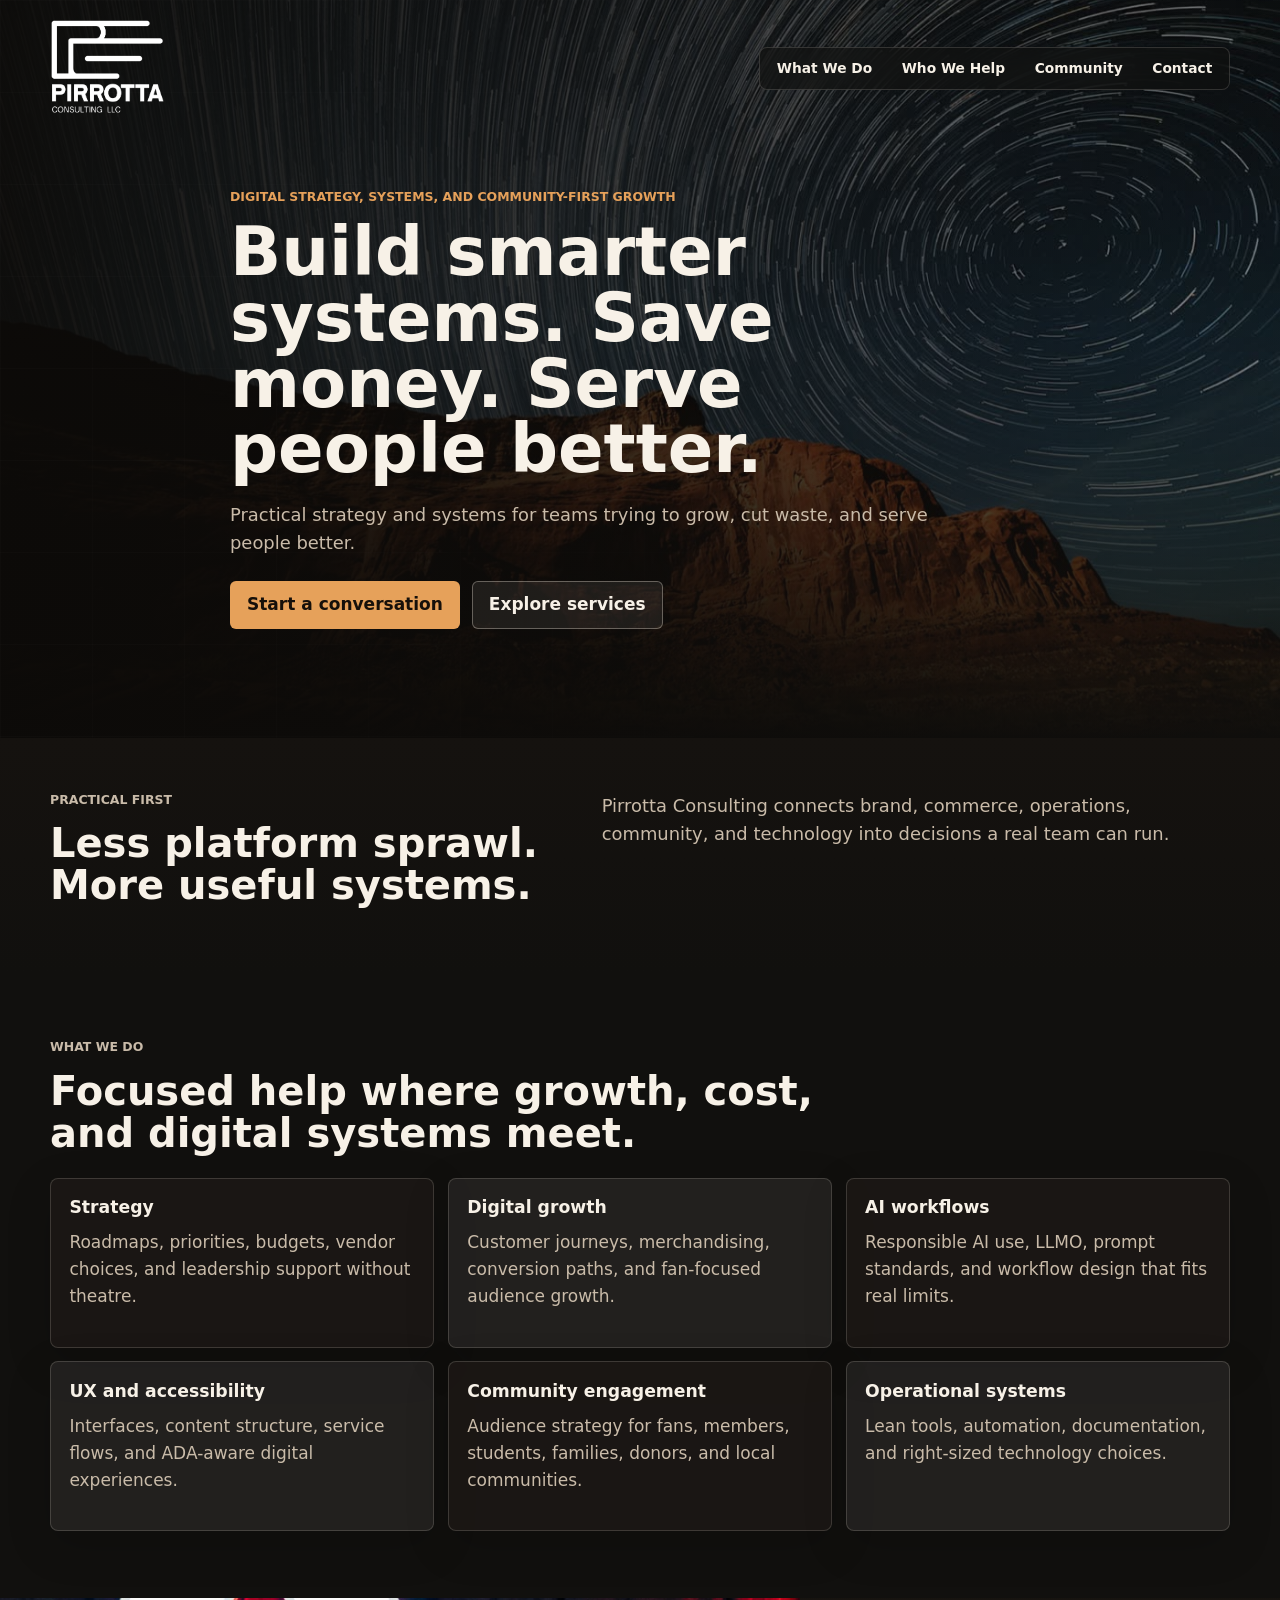
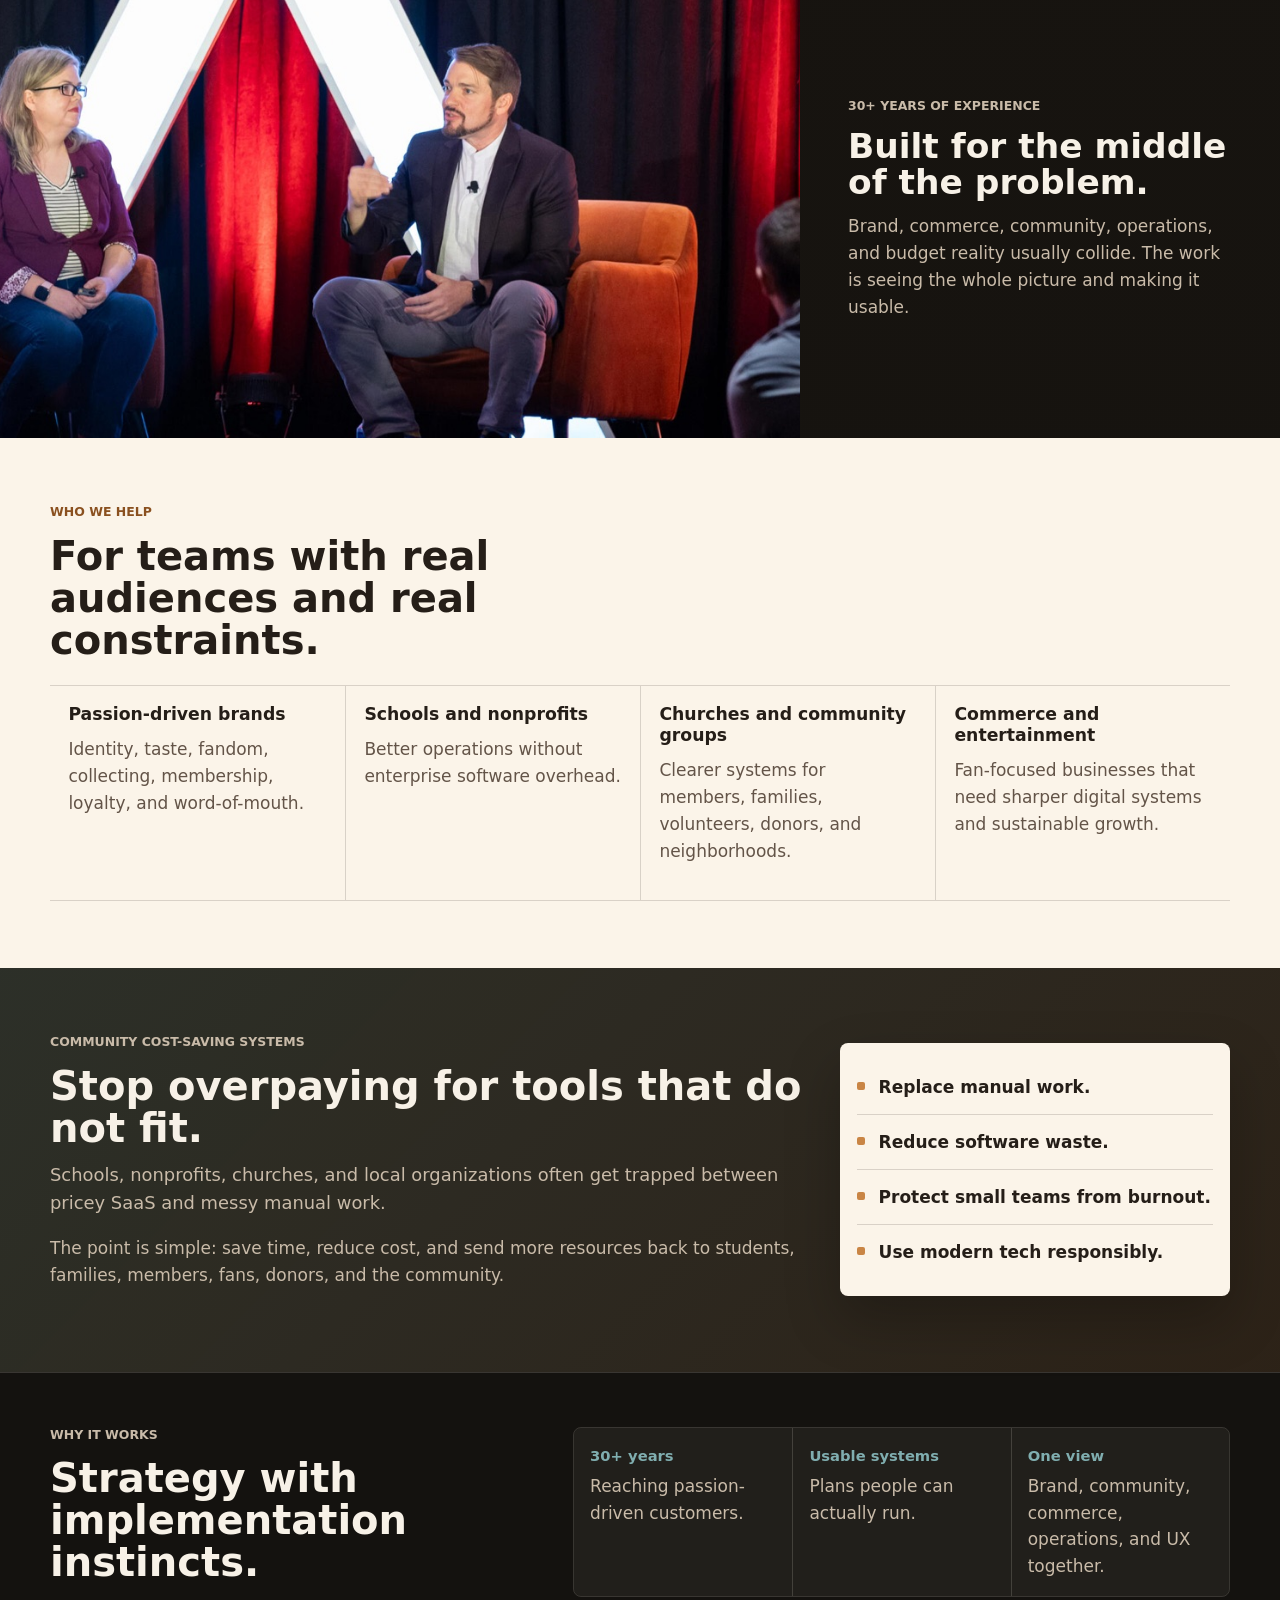
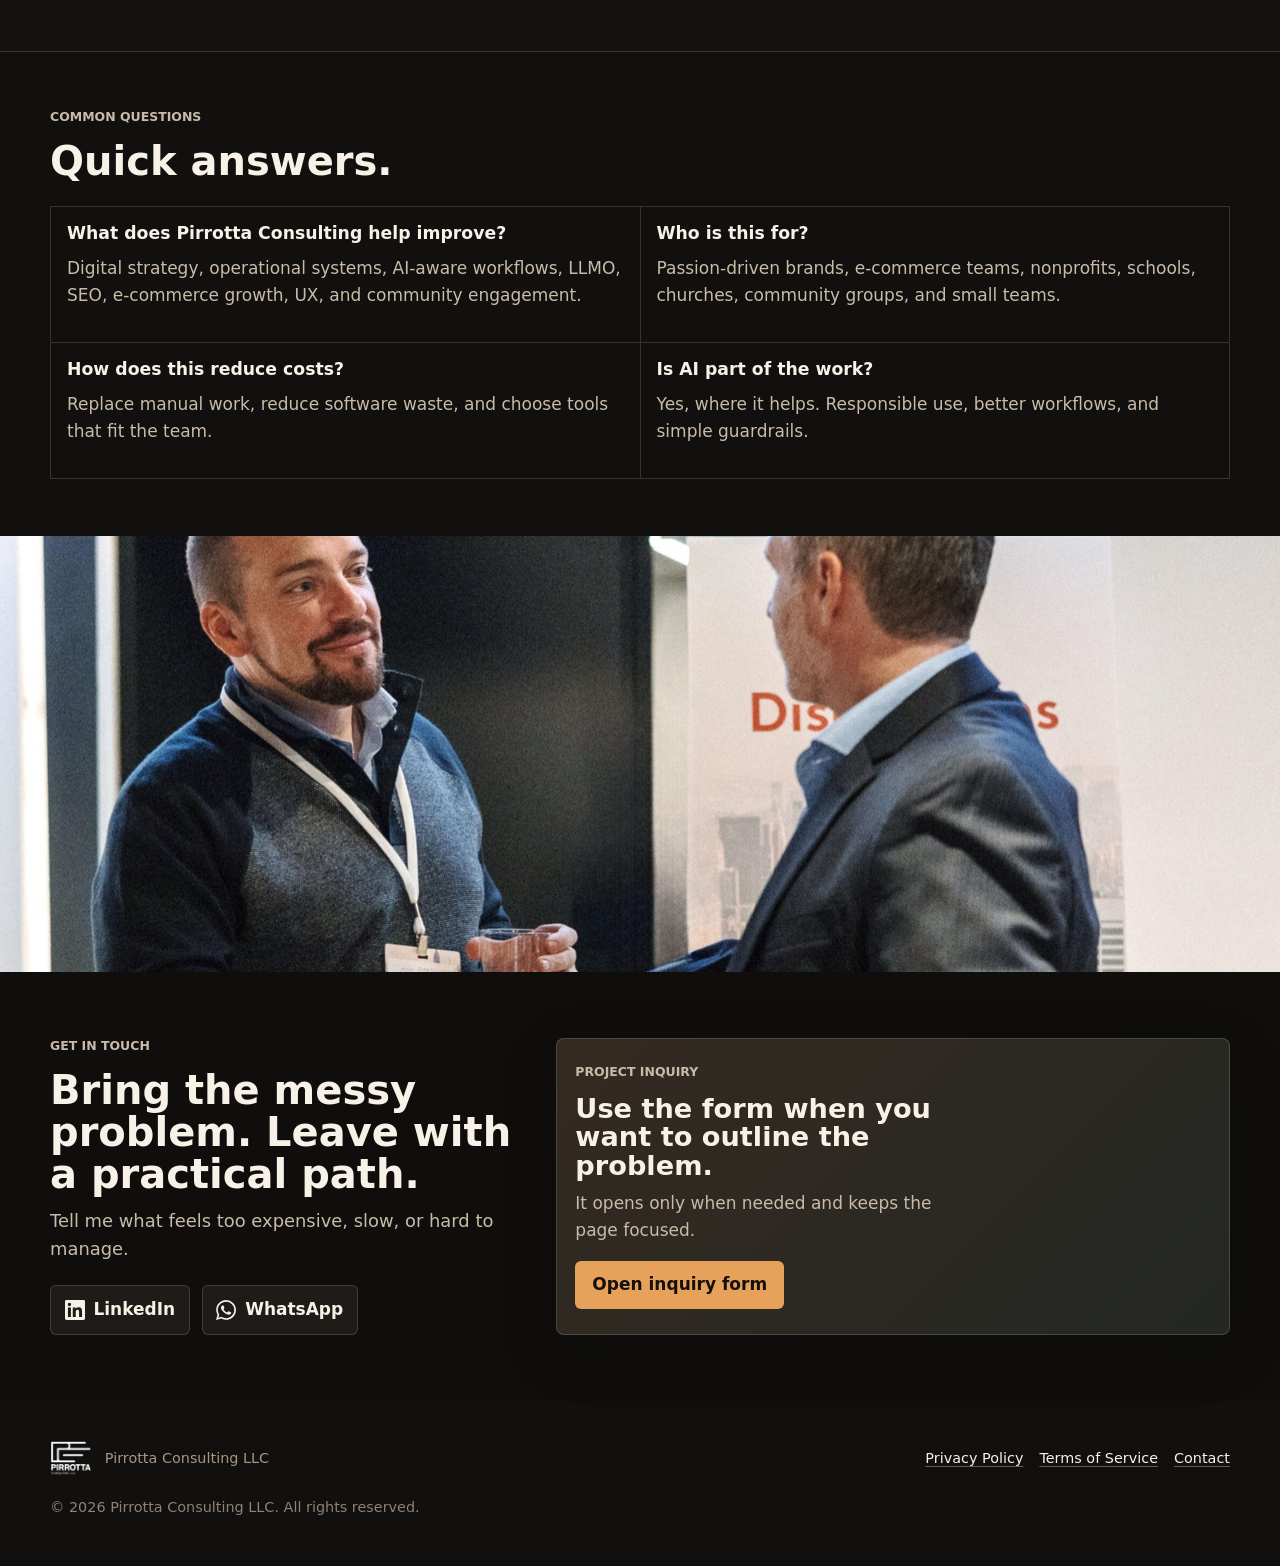
<file: index.html>
<!doctype html>
<html lang="en">
  <head>
    <meta charset="utf-8">
    <meta name="viewport" content="width=device-width, initial-scale=1">
    <title>Pirrotta Consulting | Digital Strategy, Systems, and Community-First Growth</title>
    <meta name="description" content="Pirrotta Consulting helps passion-driven brands, nonprofits, schools, churches, and small teams build smarter systems, save money, and serve people better.">
    <meta name="author" content="Pirrotta Consulting LLC">
    <meta name="keywords" content="digital strategy, AI workflow design, LLMO, SEO, e-commerce consulting, nonprofit operations, school technology consulting, church systems, UX consulting, community engagement">
    <link rel="canonical" href="https://pirrottaconsulting.com/">
    <meta name="robots" content="index, follow">
    <link rel="alternate" type="text/markdown" href="https://pirrottaconsulting.com/llms.txt" title="LLM-readable summary for Pirrotta Consulting">
    <meta property="og:site_name" content="Pirrotta Consulting">
    <meta property="og:locale" content="en_US">
    <meta property="og:title" content="Pirrotta Consulting | Build smarter systems. Save money. Serve people better.">
    <meta property="og:description" content="Practical digital strategy, AI-aware workflows, e-commerce growth, UX, and operational systems for passion-driven and community-serving teams.">
    <meta property="og:type" content="website">
    <meta property="og:url" content="https://pirrottaconsulting.com/">
    <meta property="og:image" content="https://pirrottaconsulting.com/assets/images/open-graph.jpg">
    <meta property="og:image:width" content="1200">
    <meta property="og:image:height" content="675">
    <meta name="twitter:card" content="summary_large_image">
    <meta name="twitter:title" content="Pirrotta Consulting | Digital Strategy, Systems, and Community-First Growth">
    <meta name="twitter:description" content="Build smarter systems. Save money. Serve people better.">
    <meta name="twitter:image" content="https://pirrottaconsulting.com/assets/images/open-graph.jpg">
    <meta name="theme-color" content="#11100e">
    <link rel="icon" type="image/png" href="assets/images/favicon.png">
    <link rel="apple-touch-icon" href="assets/images/apple-touch-icon.png">
    <link rel="stylesheet" href="assets/css/styles.css?v=20260520-3">
    <script src="assets/js/consent-loader.js?v=20260523-1" defer></script>
    <script src="assets/js/main.js?v=20260518-7" defer></script>
    <script type="application/ld+json">
      {
        "@context": "https://schema.org",
        "@graph": [
          {
            "@type": "ProfessionalService",
            "@id": "https://pirrottaconsulting.com/#organization",
            "name": "Pirrotta Consulting LLC",
            "url": "https://pirrottaconsulting.com/",
            "image": "https://pirrottaconsulting.com/assets/images/open-graph.jpg",
            "description": "Digital strategy, smarter systems, AI-aware workflow design, UX, e-commerce growth, LLMO, SEO, and operational consulting for passion-driven and community-serving organizations.",
            "slogan": "Build smarter systems. Save money. Serve people better.",
            "areaServed": ["United States", "Pennsylvania", "Allentown"],
            "serviceType": [
              "Digital strategy",
              "AI-aware workflow design",
              "LLMO and SEO",
              "E-commerce growth",
              "UX and customer experience",
              "Nonprofit and school operational systems",
              "Community and fan engagement"
            ],
            "address": {
              "@type": "PostalAddress",
              "addressLocality": "Allentown",
              "addressRegion": "PA",
              "addressCountry": "US"
            },
            "sameAs": [
              "https://www.linkedin.com/in/chrispirrotta/"
            ]
          },
          {
            "@type": "WebSite",
            "@id": "https://pirrottaconsulting.com/#website",
            "url": "https://pirrottaconsulting.com/",
            "name": "Pirrotta Consulting",
            "publisher": {
              "@id": "https://pirrottaconsulting.com/#organization"
            },
            "inLanguage": "en-US"
          },
          {
            "@type": "FAQPage",
            "@id": "https://pirrottaconsulting.com/#faq",
            "mainEntity": [
              {
                "@type": "Question",
                "name": "What does Pirrotta Consulting help organizations improve?",
                "acceptedAnswer": {
                  "@type": "Answer",
                  "text": "Pirrotta Consulting helps organizations improve digital strategy, operational systems, AI-aware workflows, e-commerce growth, UX, SEO, LLMO, and community engagement."
                }
              },
              {
                "@type": "Question",
                "name": "Who does Pirrotta Consulting work with?",
                "acceptedAnswer": {
                  "@type": "Answer",
                  "text": "Pirrotta Consulting works with passion-driven brands, pop culture and entertainment businesses, e-commerce companies, nonprofits, schools, churches, community organizations, and small teams."
                }
              },
              {
                "@type": "Question",
                "name": "How can consulting reduce costs for nonprofits, schools, and community groups?",
                "acceptedAnswer": {
                  "@type": "Answer",
                  "text": "The work focuses on replacing manual processes, reducing software waste, choosing right-sized tools, improving workflows, and helping teams redirect more resources back into their mission and community."
                }
              }
            ]
          }
        ]
      }
    </script>
  </head>
  <body>
    <a class="skip-link" href="#main">Skip to content</a>

    <header class="site-header" aria-label="Primary">
      <a class="brand" href="/" aria-label="Pirrotta Consulting home">
        <img src="assets/images/pirrotta-consulting-logo.png" width="169" height="144" alt="Pirrotta Consulting LLC">
      </a>
      <nav class="site-nav" aria-label="Primary navigation">
        <a href="#work">What We Do</a>
        <a href="#who">Who We Help</a>
        <a href="#community">Community</a>
        <a href="#contact">Contact</a>
      </nav>
    </header>

    <main id="main">
      <section class="hero" aria-labelledby="hero-title">
        <div class="hero__media" aria-hidden="true"></div>
        <div class="hero__content">
          <p class="eyebrow">Digital strategy, systems, and community-first growth</p>
          <h1 id="hero-title">Build smarter systems. Save money. Serve people better.</h1>
          <p class="hero__intro">Practical strategy and systems for teams trying to grow, cut waste, and serve people better.</p>
          <div class="hero__actions" aria-label="Primary actions">
            <button class="button button--primary" type="button" data-open-contact-form aria-haspopup="dialog" aria-controls="contact-form-dialog">Start a conversation</button>
            <a class="button button--secondary" href="#work">Explore services</a>
          </div>
        </div>
      </section>

      <section class="section section--intro" aria-label="Positioning statement">
        <div class="section__inner split">
          <div>
            <p class="eyebrow">Practical first</p>
            <h2>Less platform sprawl. More useful systems.</h2>
          </div>
          <p class="lead">Pirrotta Consulting connects brand, commerce, operations, community, and technology into decisions a real team can run.</p>
        </div>
      </section>

      <section class="section" id="work" aria-labelledby="work-title">
        <div class="section__inner">
          <div class="section-heading">
            <p class="eyebrow">What we do</p>
            <h2 id="work-title">Focused help where growth, cost, and digital systems meet.</h2>
          </div>
          <div class="card-grid card-grid--three">
            <article class="card">
              <h3>Strategy</h3>
              <p>Roadmaps, priorities, budgets, vendor choices, and leadership support without theatre.</p>
            </article>
            <article class="card">
              <h3>Digital growth</h3>
              <p>Customer journeys, merchandising, conversion paths, and fan-focused audience growth.</p>
            </article>
            <article class="card">
              <h3>AI workflows</h3>
              <p>Responsible AI use, LLMO, prompt standards, and workflow design that fits real limits.</p>
            </article>
            <article class="card">
              <h3>UX and accessibility</h3>
              <p>Interfaces, content structure, service flows, and ADA-aware digital experiences.</p>
            </article>
            <article class="card">
              <h3>Community engagement</h3>
              <p>Audience strategy for fans, members, students, families, donors, and local communities.</p>
            </article>
            <article class="card">
              <h3>Operational systems</h3>
              <p>Lean tools, automation, documentation, and right-sized technology choices.</p>
            </article>
          </div>
        </div>
      </section>

      <section class="feature-band" id="experience" aria-label="Experience">
        <div class="feature-band__image">
          <img src="assets/images/chris-pirrotta-affiliate-summit.jpg" width="1600" height="512" alt="Chris Pirrotta speaking on stage at Affiliate Summit 2023 in New York City" loading="lazy" decoding="async">
        </div>
        <div class="feature-band__copy">
          <p class="eyebrow">30+ years of experience</p>
          <h2>Built for the middle of the problem.</h2>
          <p>Brand, commerce, community, operations, and budget reality usually collide. The work is seeing the whole picture and making it usable.</p>
        </div>
      </section>

      <section class="section section--warm" id="who" aria-labelledby="who-title">
        <div class="section__inner">
          <div class="section-heading">
            <p class="eyebrow">Who we help</p>
            <h2 id="who-title">For teams with real audiences and real constraints.</h2>
          </div>
          <div class="audience-grid">
            <article class="audience">
              <h3>Passion-driven brands</h3>
              <p>Identity, taste, fandom, collecting, membership, loyalty, and word-of-mouth.</p>
            </article>
            <article class="audience">
              <h3>Schools and nonprofits</h3>
              <p>Better operations without enterprise software overhead.</p>
            </article>
            <article class="audience">
              <h3>Churches and community groups</h3>
              <p>Clearer systems for members, families, volunteers, donors, and neighborhoods.</p>
            </article>
            <article class="audience">
              <h3>Commerce and entertainment</h3>
              <p>Fan-focused businesses that need sharper digital systems and sustainable growth.</p>
            </article>
          </div>
        </div>
      </section>

      <section class="section section--community" id="community" aria-labelledby="community-title">
        <div class="section__inner community-layout">
          <div>
            <p class="eyebrow">Community cost-saving systems</p>
            <h2 id="community-title">Stop overpaying for tools that do not fit.</h2>
            <p class="lead">Schools, nonprofits, churches, and local organizations often get trapped between pricey SaaS and messy manual work.</p>
            <p>The point is simple: save time, reduce cost, and send more resources back to students, families, members, fans, donors, and the community.</p>
          </div>
          <div class="check-panel" aria-label="Community outcomes">
            <ul class="check-list">
              <li>Replace manual work.</li>
              <li>Reduce software waste.</li>
              <li>Protect small teams from burnout.</li>
              <li>Use modern tech responsibly.</li>
            </ul>
          </div>
        </div>
      </section>

      <section class="section section--proof" aria-labelledby="why-title">
        <div class="section__inner split split--wide">
          <div>
            <p class="eyebrow">Why it works</p>
            <h2 id="why-title">Strategy with implementation instincts.</h2>
          </div>
          <div class="proof-list">
            <div class="proof-item">
              <strong>30+ years</strong>
              <span>Reaching passion-driven customers.</span>
            </div>
            <div class="proof-item">
              <strong>Usable systems</strong>
              <span>Plans people can actually run.</span>
            </div>
            <div class="proof-item">
              <strong>One view</strong>
              <span>Brand, community, commerce, operations, and UX together.</span>
            </div>
          </div>
        </div>
      </section>

      <section class="section section--faq" id="faq" aria-labelledby="faq-title">
        <div class="section__inner">
          <div class="section-heading">
            <p class="eyebrow">Common questions</p>
            <h2 id="faq-title">Quick answers.</h2>
          </div>
          <div class="faq-grid">
            <article class="faq-item">
              <h3>What does Pirrotta Consulting help improve?</h3>
              <p>Digital strategy, operational systems, AI-aware workflows, LLMO, SEO, e-commerce growth, UX, and community engagement.</p>
            </article>
            <article class="faq-item">
              <h3>Who is this for?</h3>
              <p>Passion-driven brands, e-commerce teams, nonprofits, schools, churches, community groups, and small teams.</p>
            </article>
            <article class="faq-item">
              <h3>How does this reduce costs?</h3>
              <p>Replace manual work, reduce software waste, and choose tools that fit the team.</p>
            </article>
            <article class="faq-item">
              <h3>Is AI part of the work?</h3>
              <p>Yes, where it helps. Responsible use, better workflows, and simple guardrails.</p>
            </article>
          </div>
        </div>
      </section>

      <section class="contact-photo" id="experience-photo" aria-label="Consulting photography">
        <img src="assets/images/chris-pirrotta-gelf.jpg" width="1600" height="733" alt="Chris Pirrotta in conversation at GELF 2023 in New York City" loading="lazy" decoding="async">
      </section>

      <section class="section section--contact" id="contact" aria-labelledby="contact-title">
        <div class="section__inner contact-layout">
          <div>
            <p class="eyebrow">Get in touch</p>
            <h2 id="contact-title">Bring the messy problem. Leave with a practical path.</h2>
            <p class="lead">Tell me what feels too expensive, slow, or hard to manage.</p>
            <div class="social-actions" aria-label="Social contact links">
              <a class="social-button" href="https://www.linkedin.com/in/chrispirrotta/" aria-label="Connect on LinkedIn">
                <svg viewBox="0 0 24 24" aria-hidden="true" focusable="false">
                  <path d="M20.45 20.45h-3.56v-5.58c0-1.33-.02-3.04-1.85-3.04-1.85 0-2.14 1.45-2.14 2.94v5.68H9.34V9h3.42v1.56h.05c.48-.91 1.64-1.86 3.37-1.86 3.61 0 4.27 2.37 4.27 5.46v6.29ZM5.32 7.43a2.06 2.06 0 1 1 0-4.13 2.06 2.06 0 0 1 0 4.13ZM7.1 20.45H3.54V9H7.1v11.45ZM22.23 0H1.77C.79 0 0 .77 0 1.72v20.56C0 23.23.79 24 1.77 24h20.46c.98 0 1.77-.77 1.77-1.72V1.72C24 .77 23.21 0 22.23 0Z"/>
                </svg>
                <span>LinkedIn</span>
              </a>
              <a class="social-button" href="https://wa.me/16103901028?text=Greetings" aria-label="Message on WhatsApp">
                <svg viewBox="0 0 24 24" aria-hidden="true" focusable="false">
                  <path d="M20.52 3.48A11.82 11.82 0 0 0 12.1 0C5.55 0 .23 5.32.23 11.86c0 2.09.55 4.14 1.6 5.94L0 24l6.36-1.67a11.87 11.87 0 0 0 5.74 1.46h.01c6.54 0 11.86-5.32 11.86-11.86 0-3.17-1.23-6.15-3.45-8.45ZM12.1 21.79c-1.79 0-3.55-.48-5.08-1.39l-.36-.21-3.77.99 1.01-3.68-.24-.38a9.82 9.82 0 0 1-1.51-5.26c0-5.43 4.42-9.85 9.86-9.85 2.63 0 5.11 1.03 6.97 2.89a9.79 9.79 0 0 1 2.88 6.96c0 5.43-4.42 9.85-9.76 9.93Zm5.4-7.38c-.3-.15-1.75-.86-2.02-.96-.27-.1-.47-.15-.67.15-.2.3-.77.96-.95 1.16-.17.2-.35.22-.65.07-.3-.15-1.25-.46-2.38-1.47-.88-.78-1.47-1.75-1.64-2.04-.17-.3-.02-.46.13-.61.13-.13.3-.35.45-.52.15-.17.2-.3.3-.5.1-.2.05-.37-.03-.52-.07-.15-.67-1.61-.92-2.21-.24-.58-.49-.5-.67-.51h-.57c-.2 0-.52.07-.79.37-.27.3-1.04 1.02-1.04 2.49 0 1.46 1.07 2.88 1.22 3.08.15.2 2.1 3.2 5.08 4.49.71.31 1.26.49 1.69.63.71.23 1.36.2 1.87.12.57-.09 1.75-.72 2-1.41.25-.69.25-1.29.17-1.41-.07-.13-.27-.2-.57-.35Z"/>
                </svg>
                <span>WhatsApp</span>
              </a>
            </div>
          </div>
          <div class="contact-panel" aria-label="Project inquiry">
            <p class="eyebrow">Project inquiry</p>
            <h3>Use the form when you want to outline the problem.</h3>
            <p>It opens only when needed and keeps the page focused.</p>
            <button class="button button--primary" type="button" data-open-contact-form aria-haspopup="dialog" aria-controls="contact-form-dialog">Open inquiry form</button>
          </div>
        </div>
      </section>

      <dialog class="contact-dialog" id="contact-form-dialog" data-contact-dialog aria-labelledby="contact-form-title">
        <div class="dialog-card">
          <div class="dialog-header">
            <div>
              <p class="eyebrow">Project inquiry</p>
              <h2 id="contact-form-title">Tell me what you are trying to solve.</h2>
            </div>
            <button class="dialog-close" type="button" data-close-contact-form aria-label="Close inquiry form">X</button>
          </div>
          <form class="contact-form contact-form--dialog" data-contact-form data-endpoint="https://s7lky9n4k2.execute-api.us-east-1.amazonaws.com/contact">
            <input type="hidden" name="started_at" value="">
            <label class="trap-field" aria-hidden="true">
              Company website
              <input type="text" name="company_website" tabindex="-1" autocomplete="off">
            </label>
            <div class="form-grid">
              <label>
                Name
                <input type="text" name="name" autocomplete="name" required maxlength="90">
              </label>
              <label>
                Work email
                <input type="email" name="email" autocomplete="email" required maxlength="160">
              </label>
            </div>
            <label>
              Organization
              <input type="text" name="organization" autocomplete="organization" maxlength="120">
            </label>
            <label>
              Why are you reaching out?
              <select name="reason" required>
                <option value="">Choose one</option>
                <option>Digital strategy</option>
                <option>AI and workflow systems</option>
                <option>E-commerce or fan growth</option>
                <option>Nonprofit, school, church, or community operations</option>
                <option>UX/UI or customer experience</option>
                <option>Speaking or advisory</option>
                <option>Something else</option>
              </select>
            </label>
            <label>
              What should we know?
              <textarea name="message" rows="6" required minlength="20" maxlength="3000"></textarea>
            </label>
            <p class="form-note">Bot-resistant form handling. Analytics loads only after consent.</p>
            <button class="button button--primary" type="submit">Send message</button>
            <p class="form-status" data-form-status role="status" aria-live="polite"></p>
          </form>
        </div>
      </dialog>
    </main>

    <footer class="site-footer">
      <div class="footer-brand">
        <img src="assets/images/pirrotta-consulting-mark.png" width="90" height="76" alt="" aria-hidden="true">
        <p>Pirrotta Consulting LLC</p>
      </div>
      <nav class="footer-links" aria-label="Footer navigation">
        <a href="privacy.html">Privacy Policy</a>
        <a href="terms.html">Terms of Service</a>
        <button type="button" data-cookie-preferences>Cookie Preferences</button>
        <a href="#contact">Contact</a>
      </nav>
      <p class="copyright">&copy; 2026 Pirrotta Consulting LLC. All rights reserved.</p>
    </footer>
  </body>
</html>
</file>
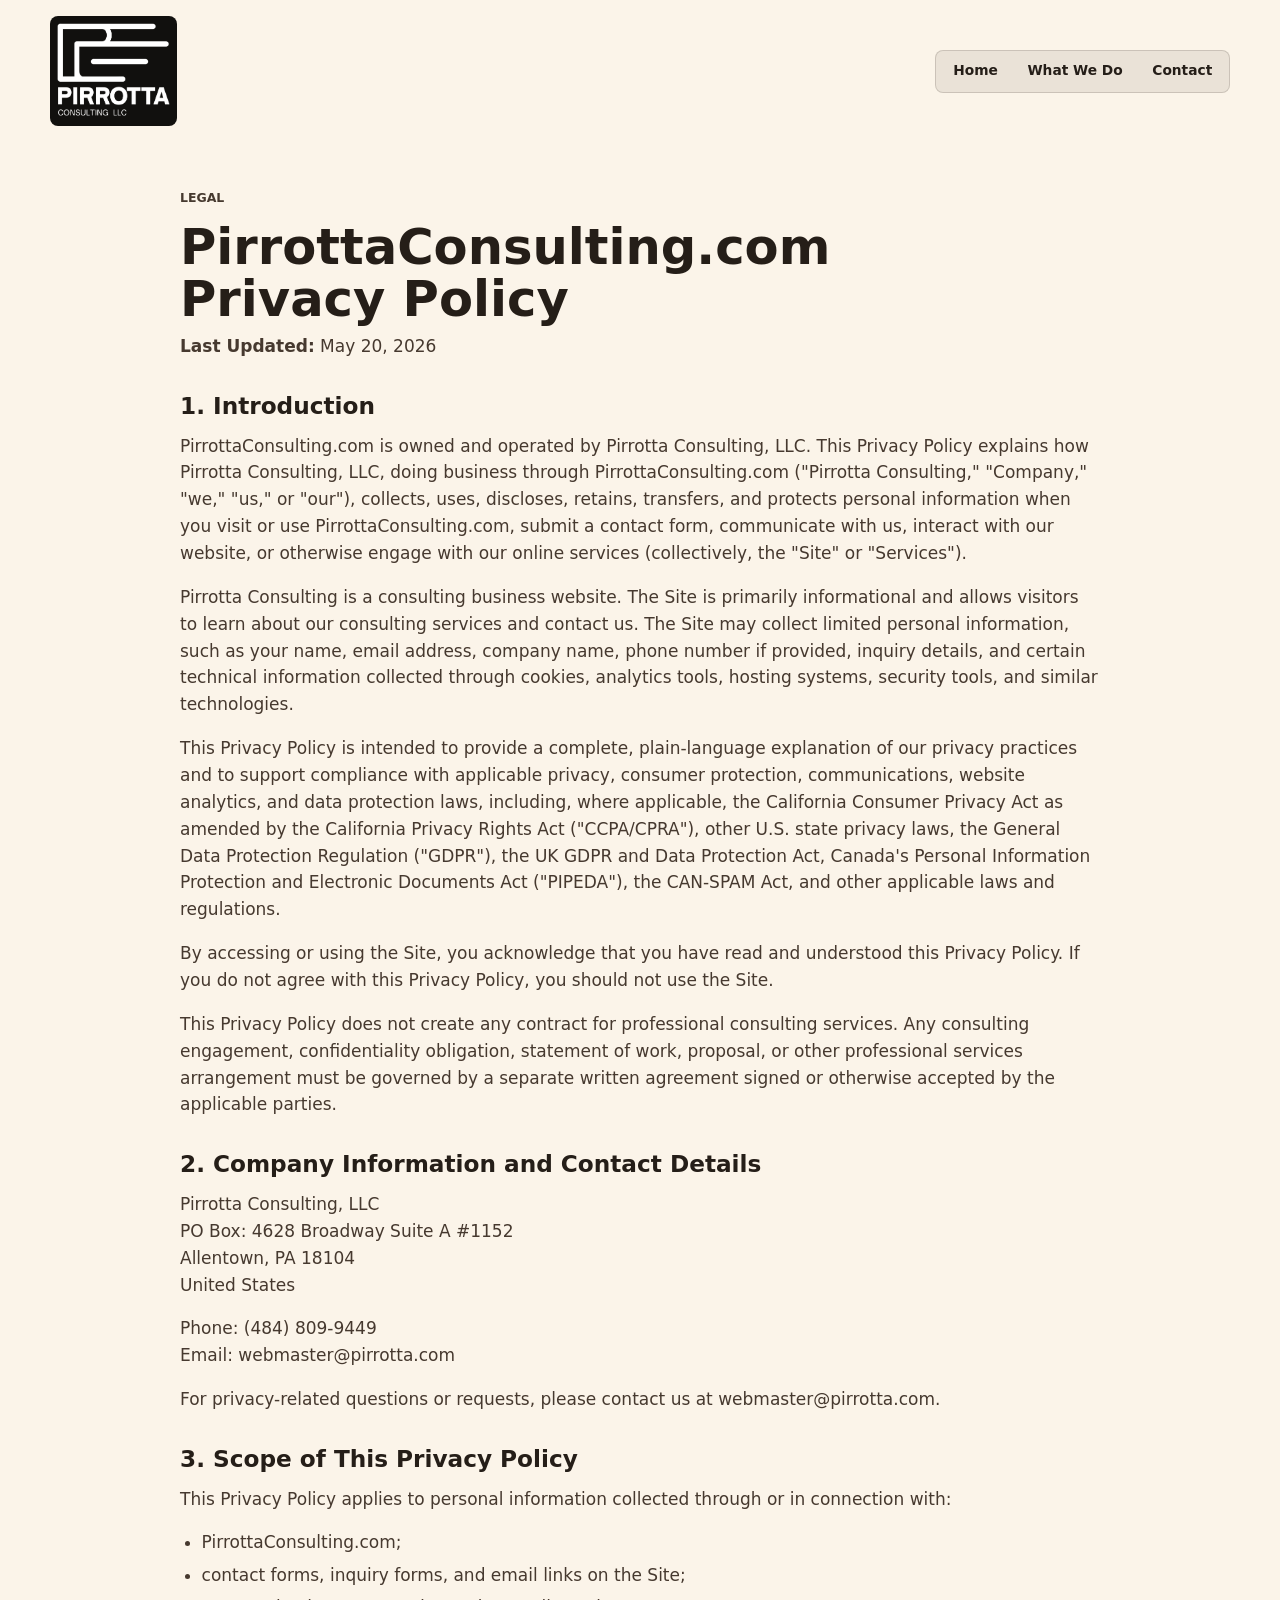
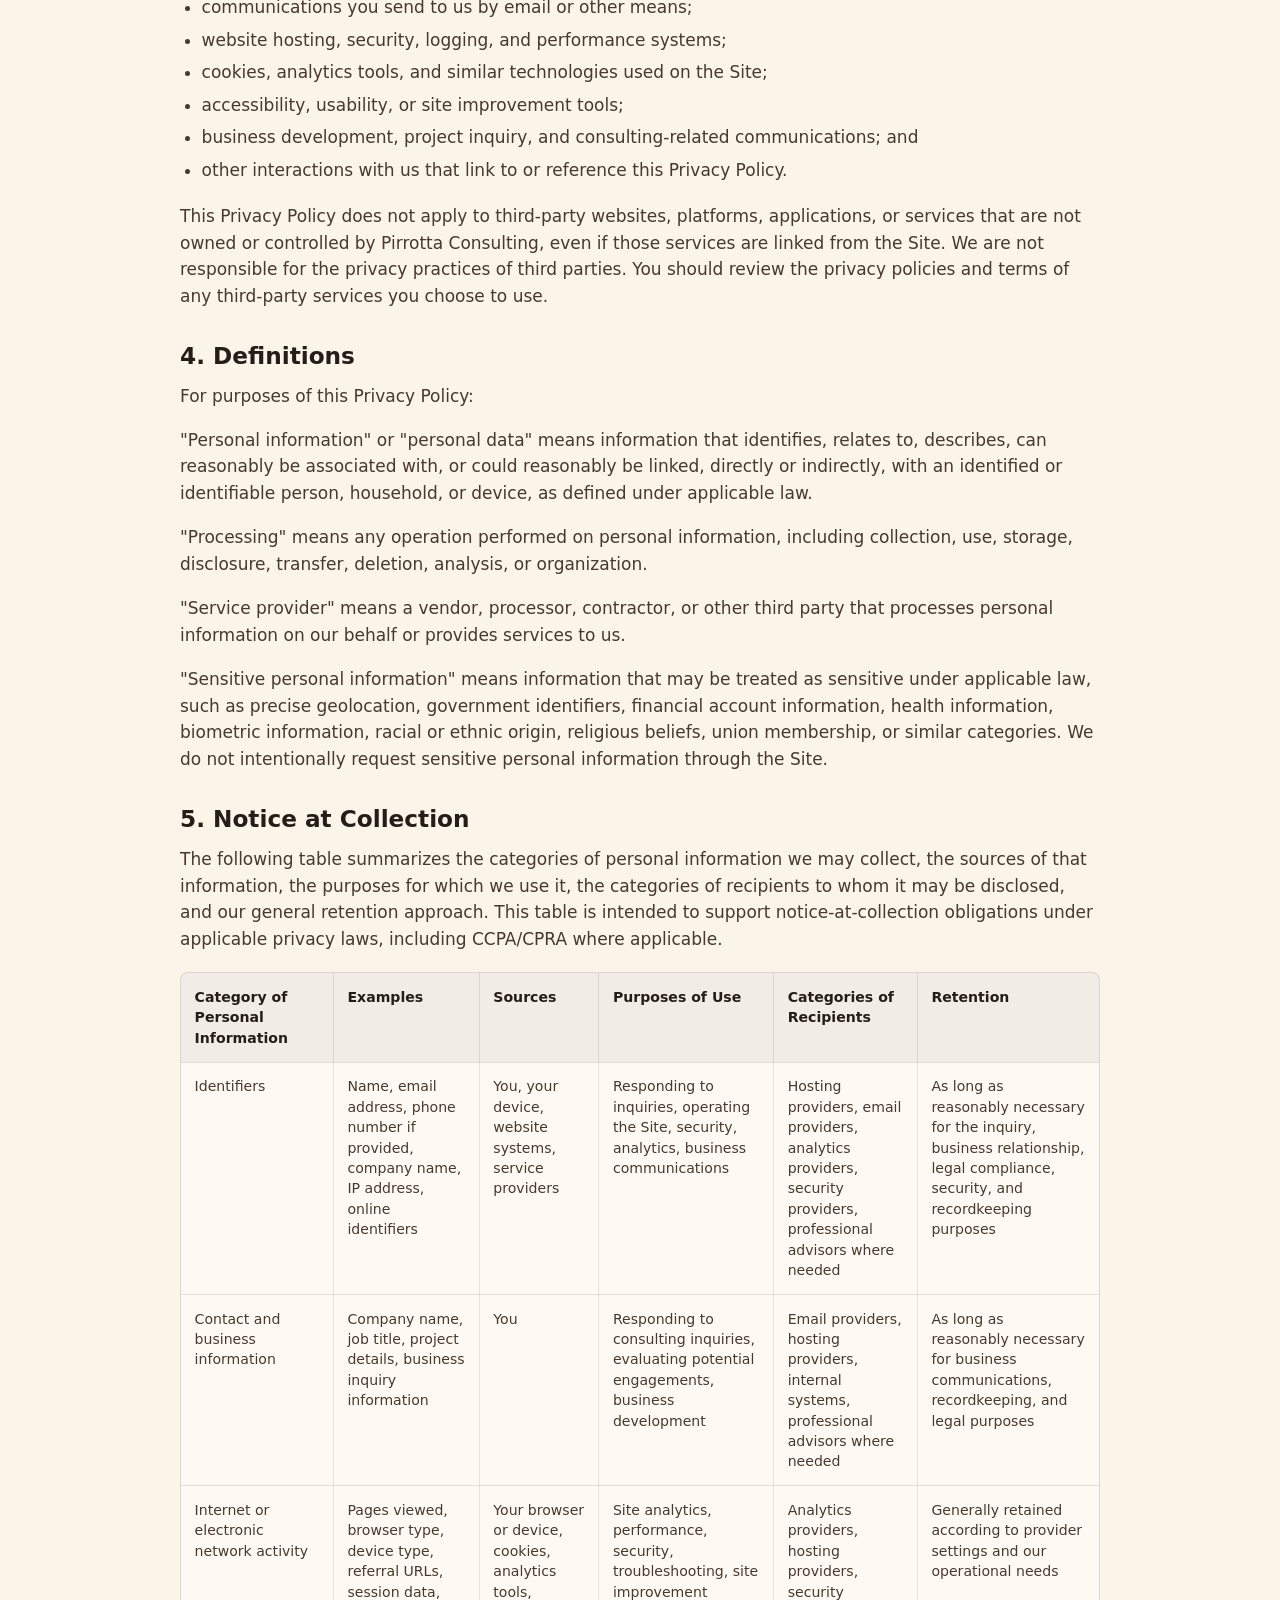
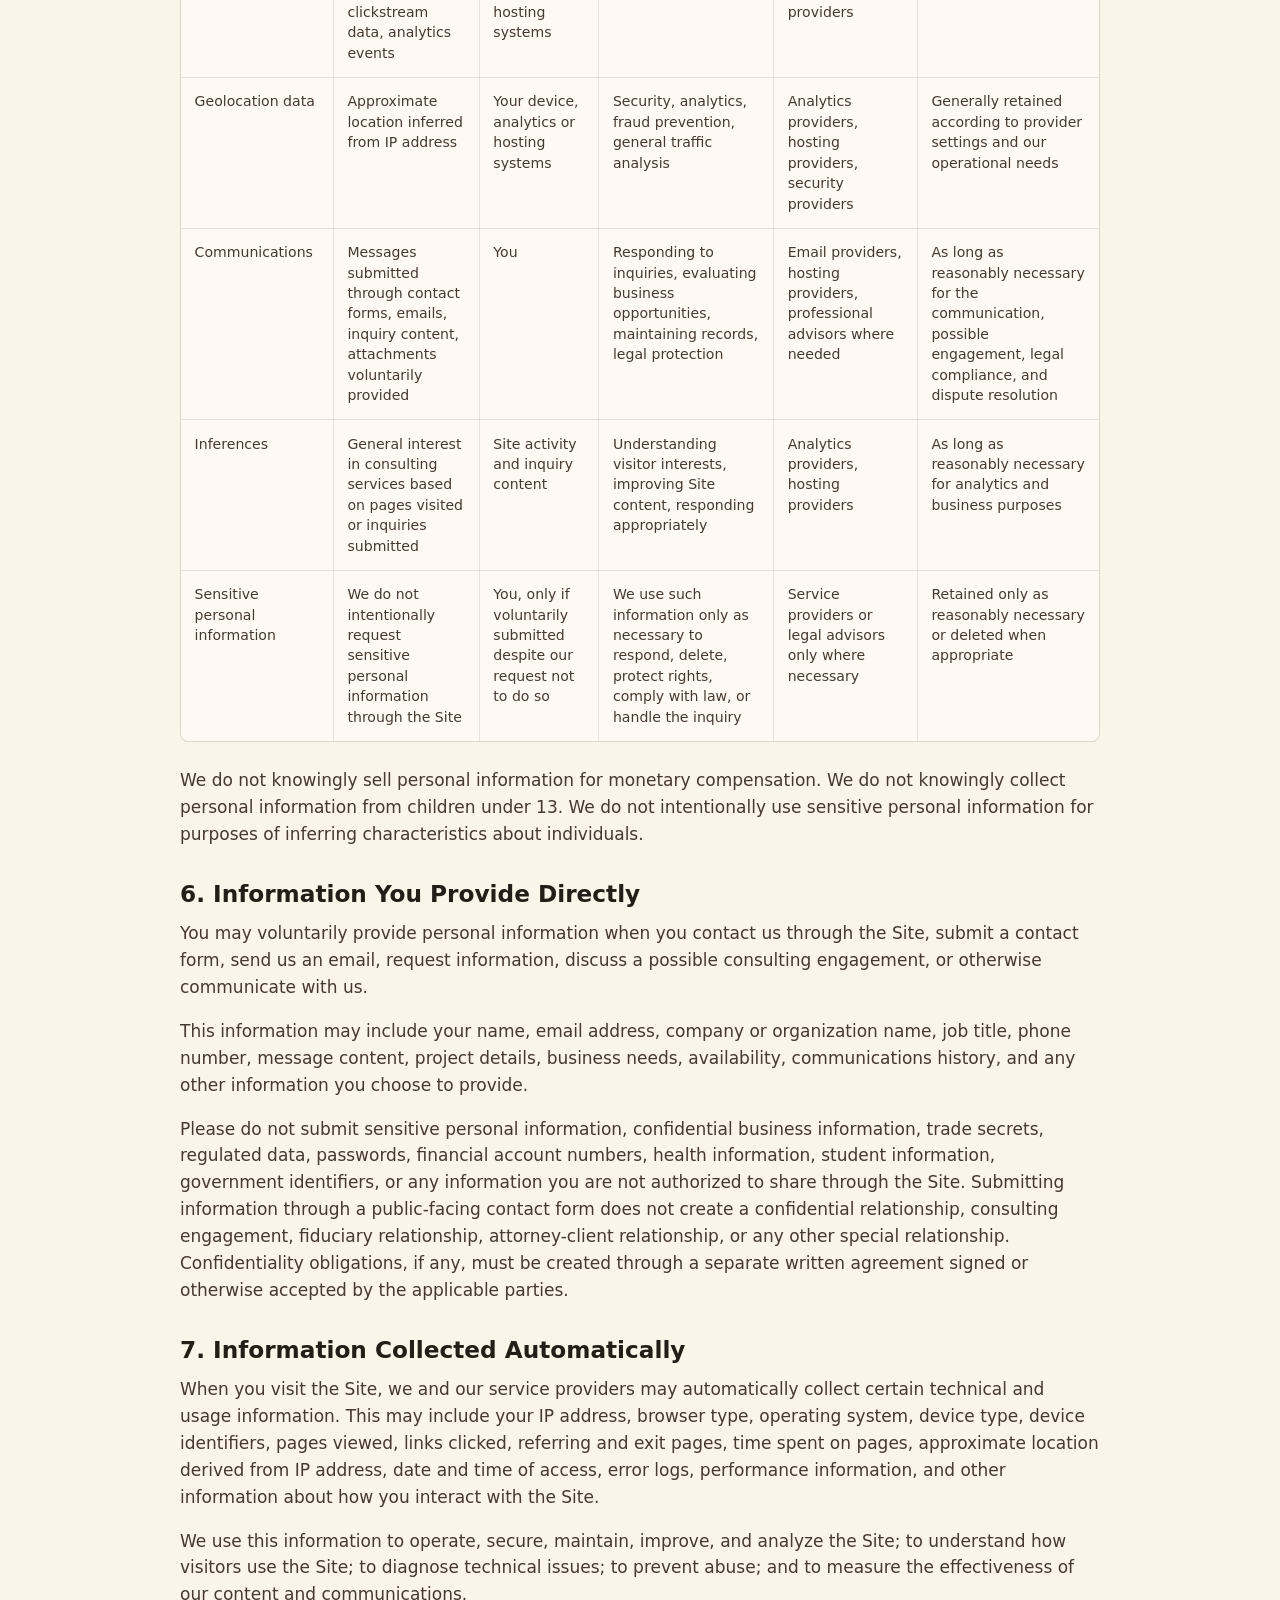
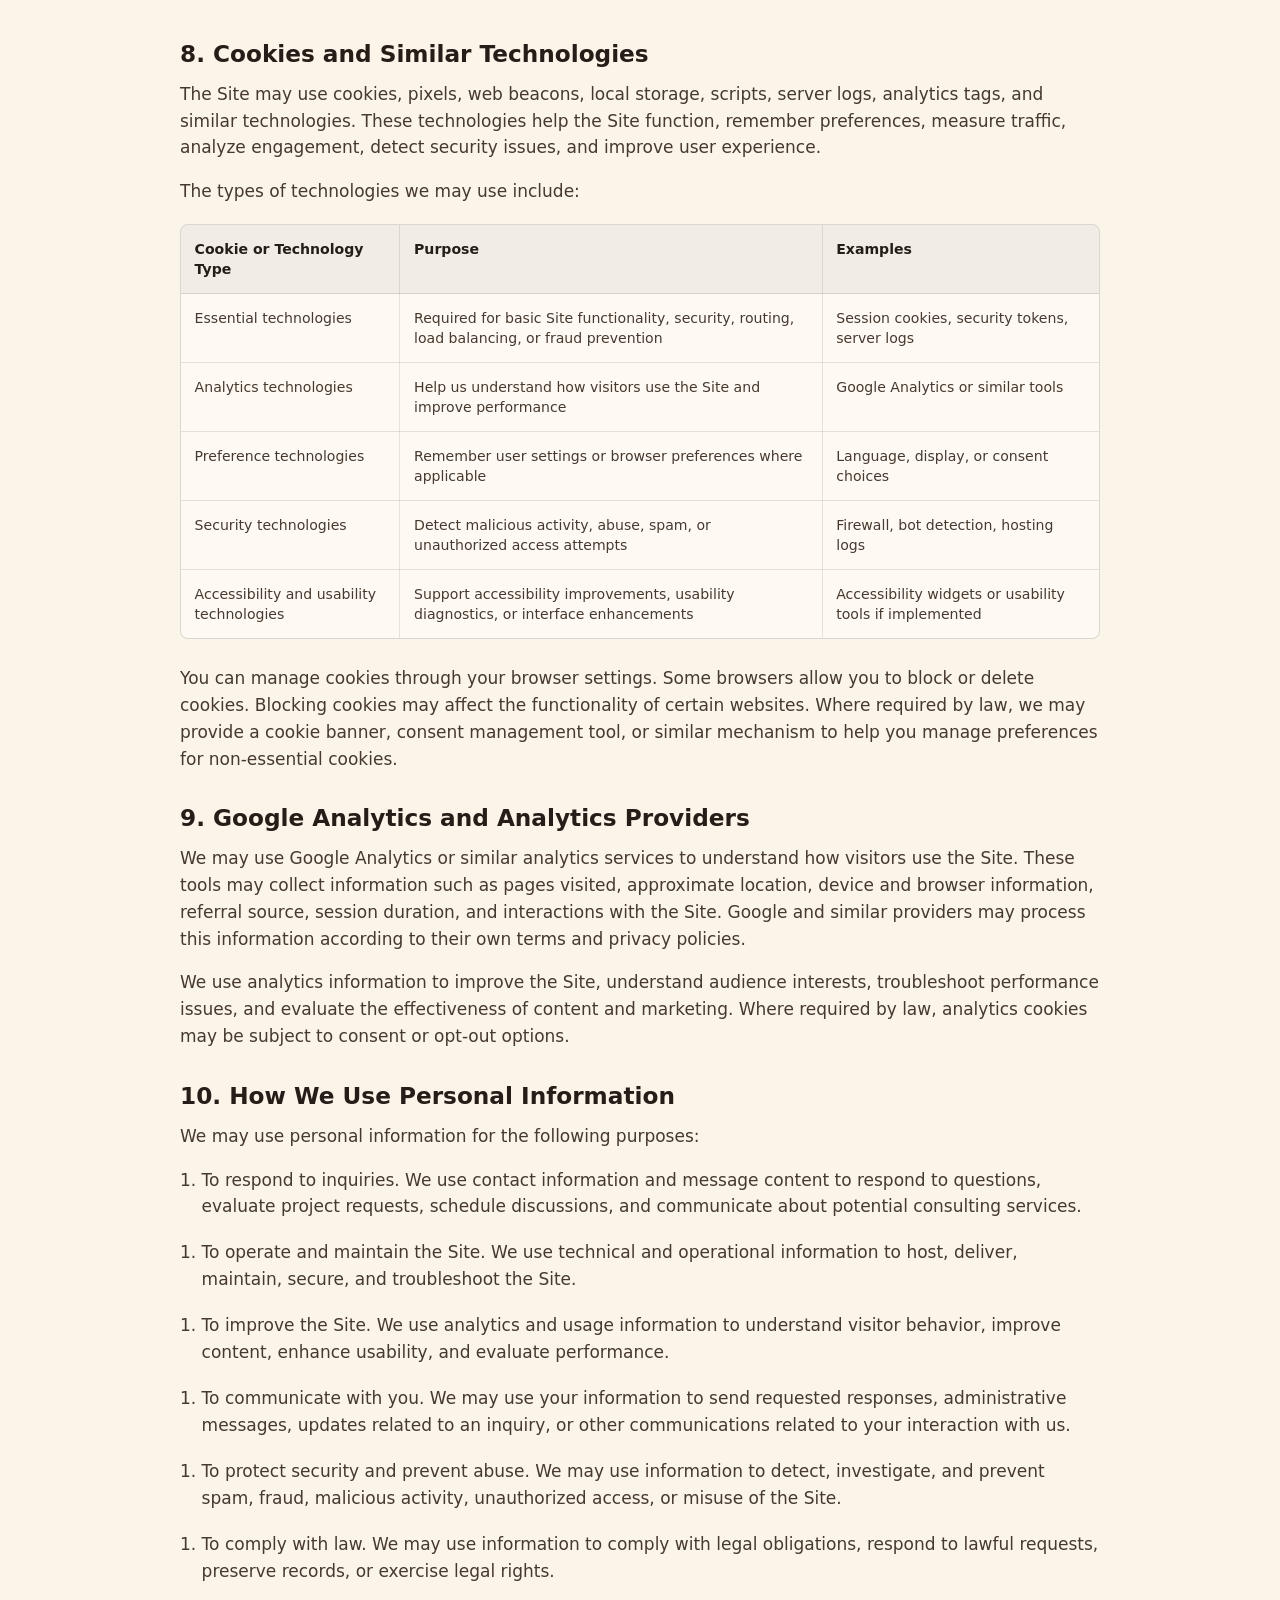
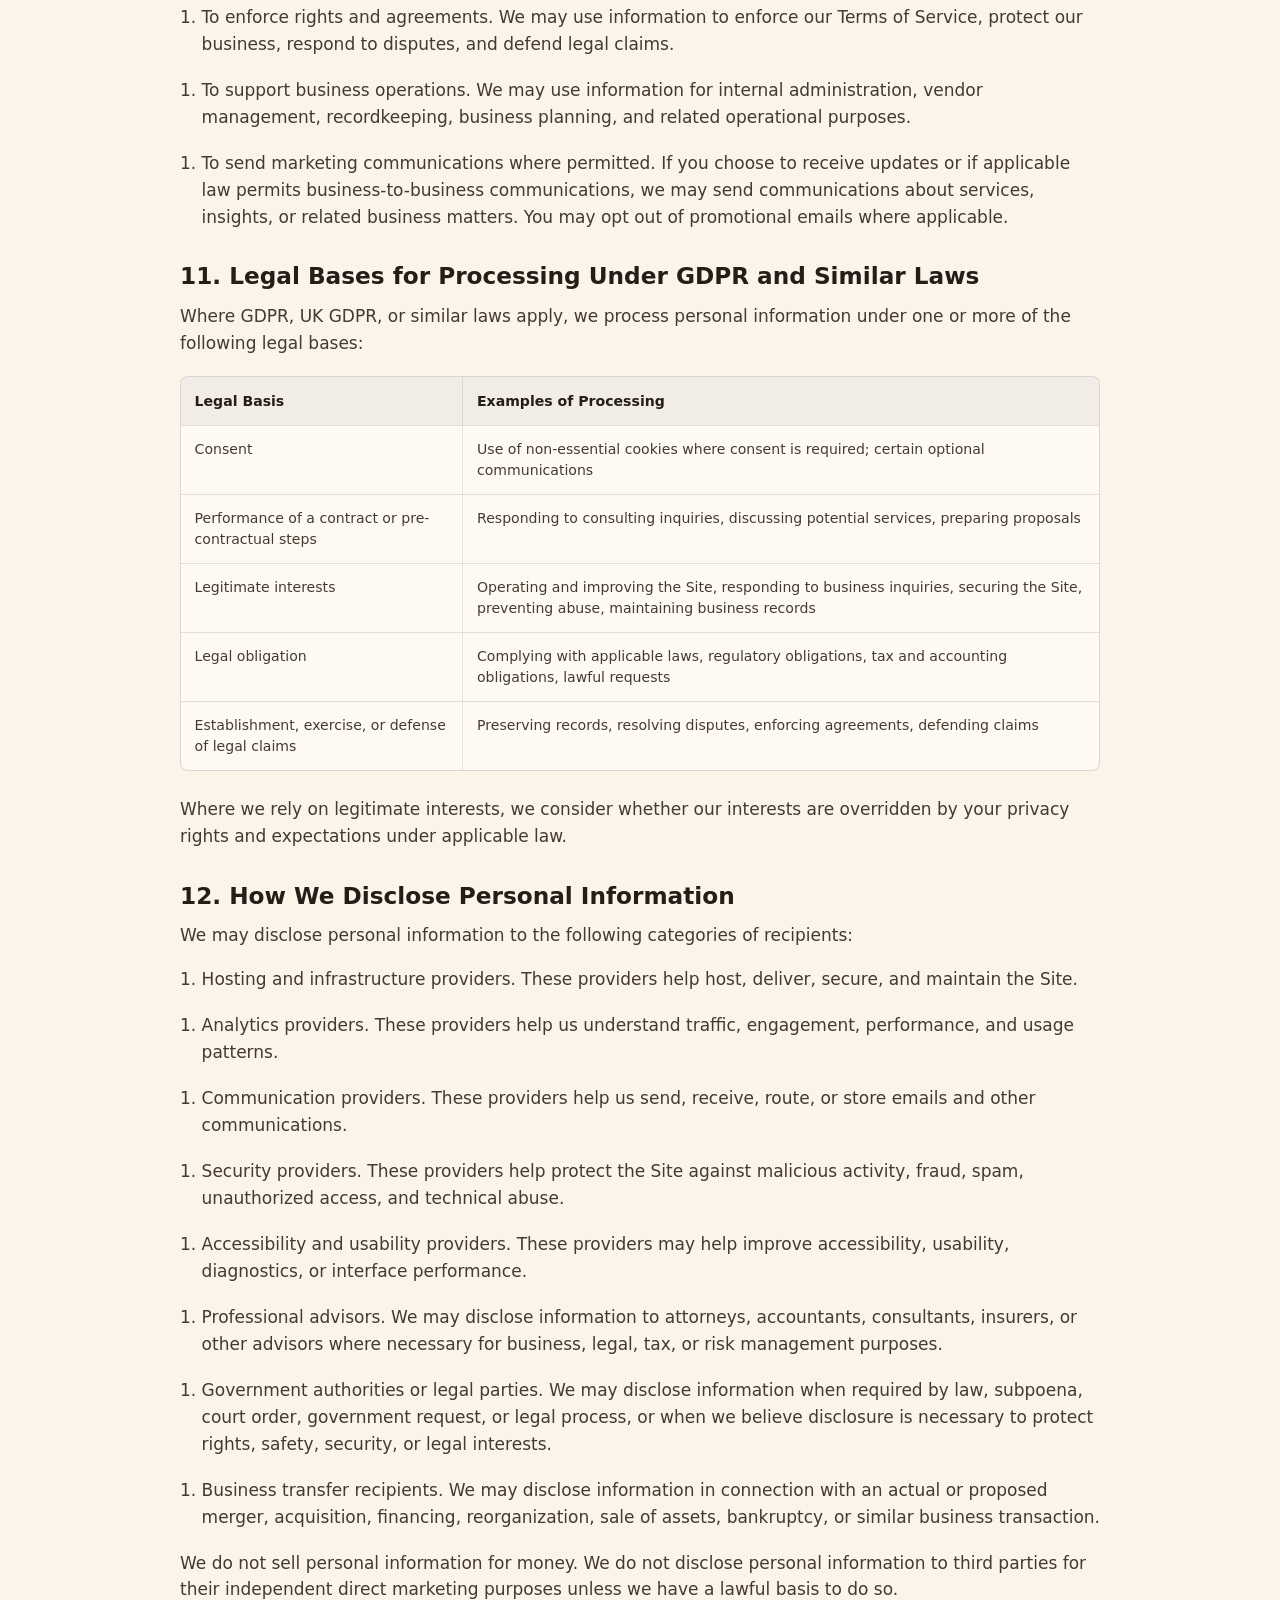
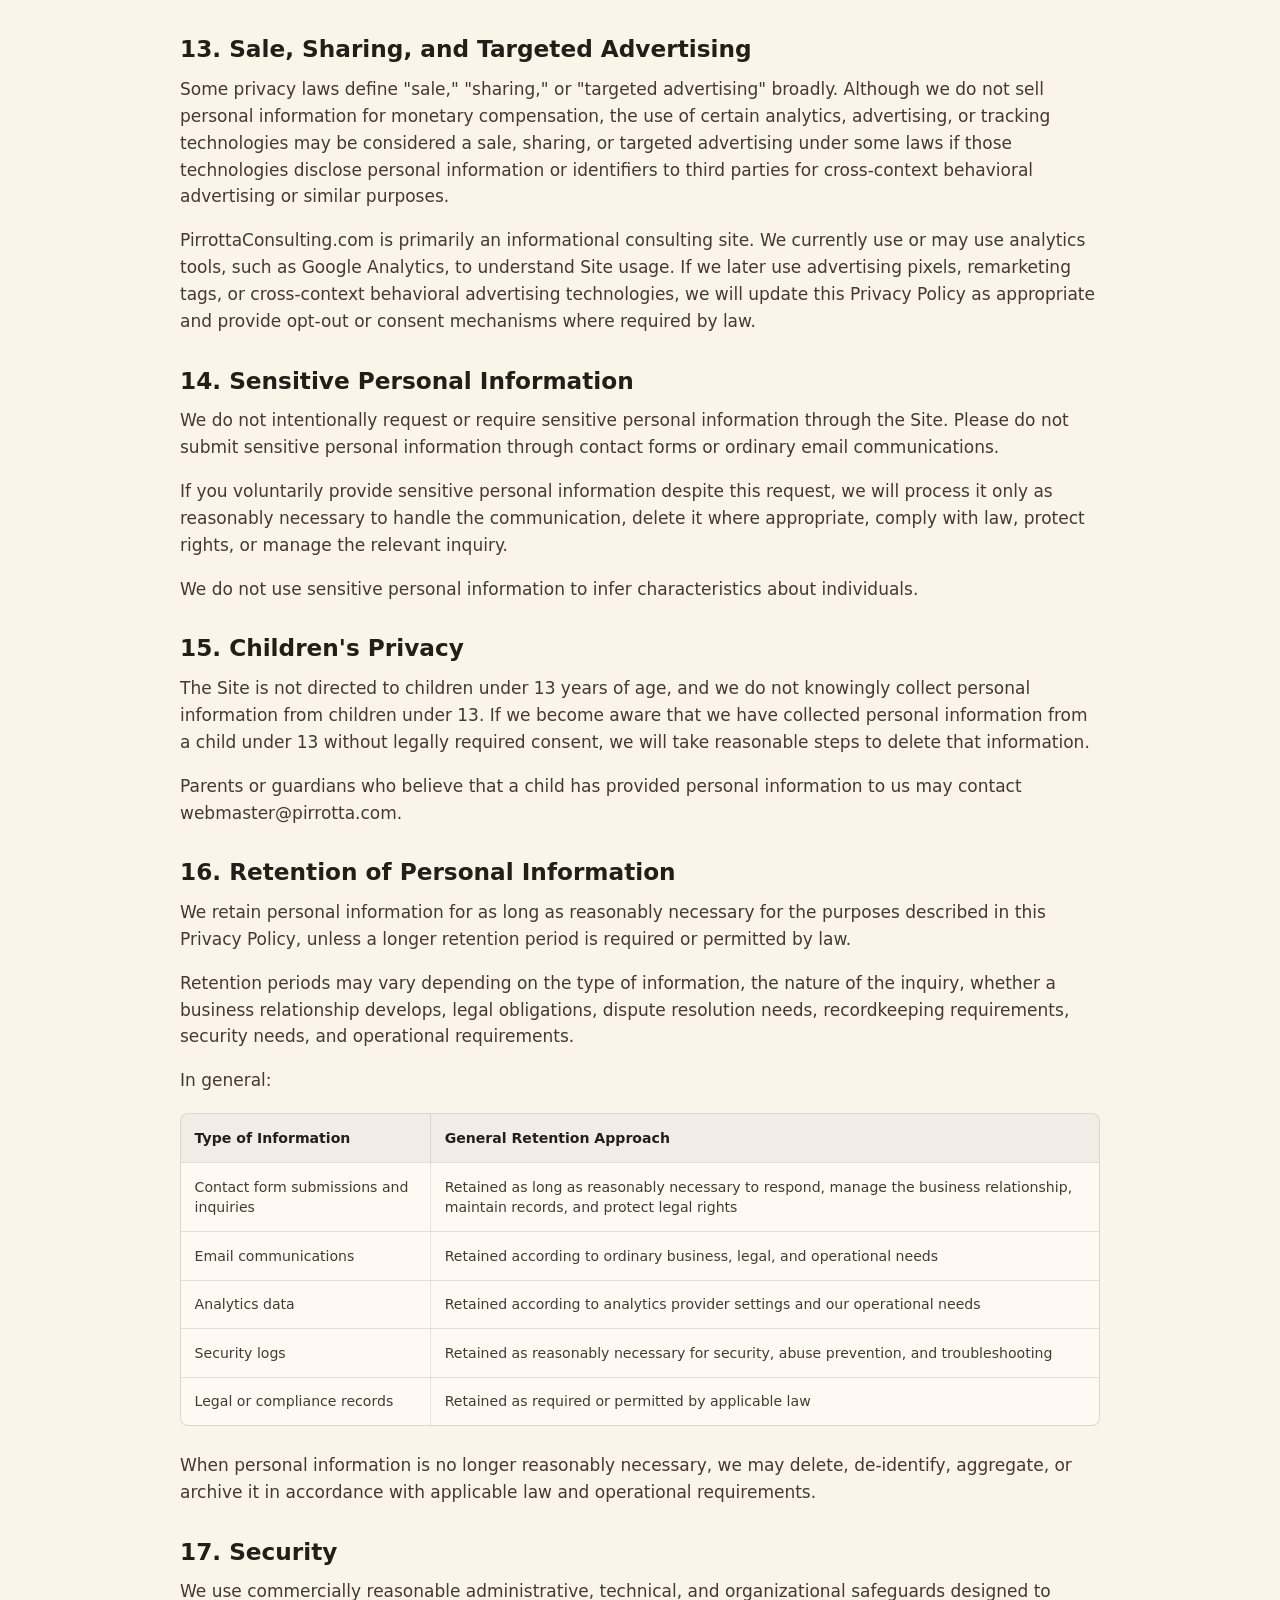
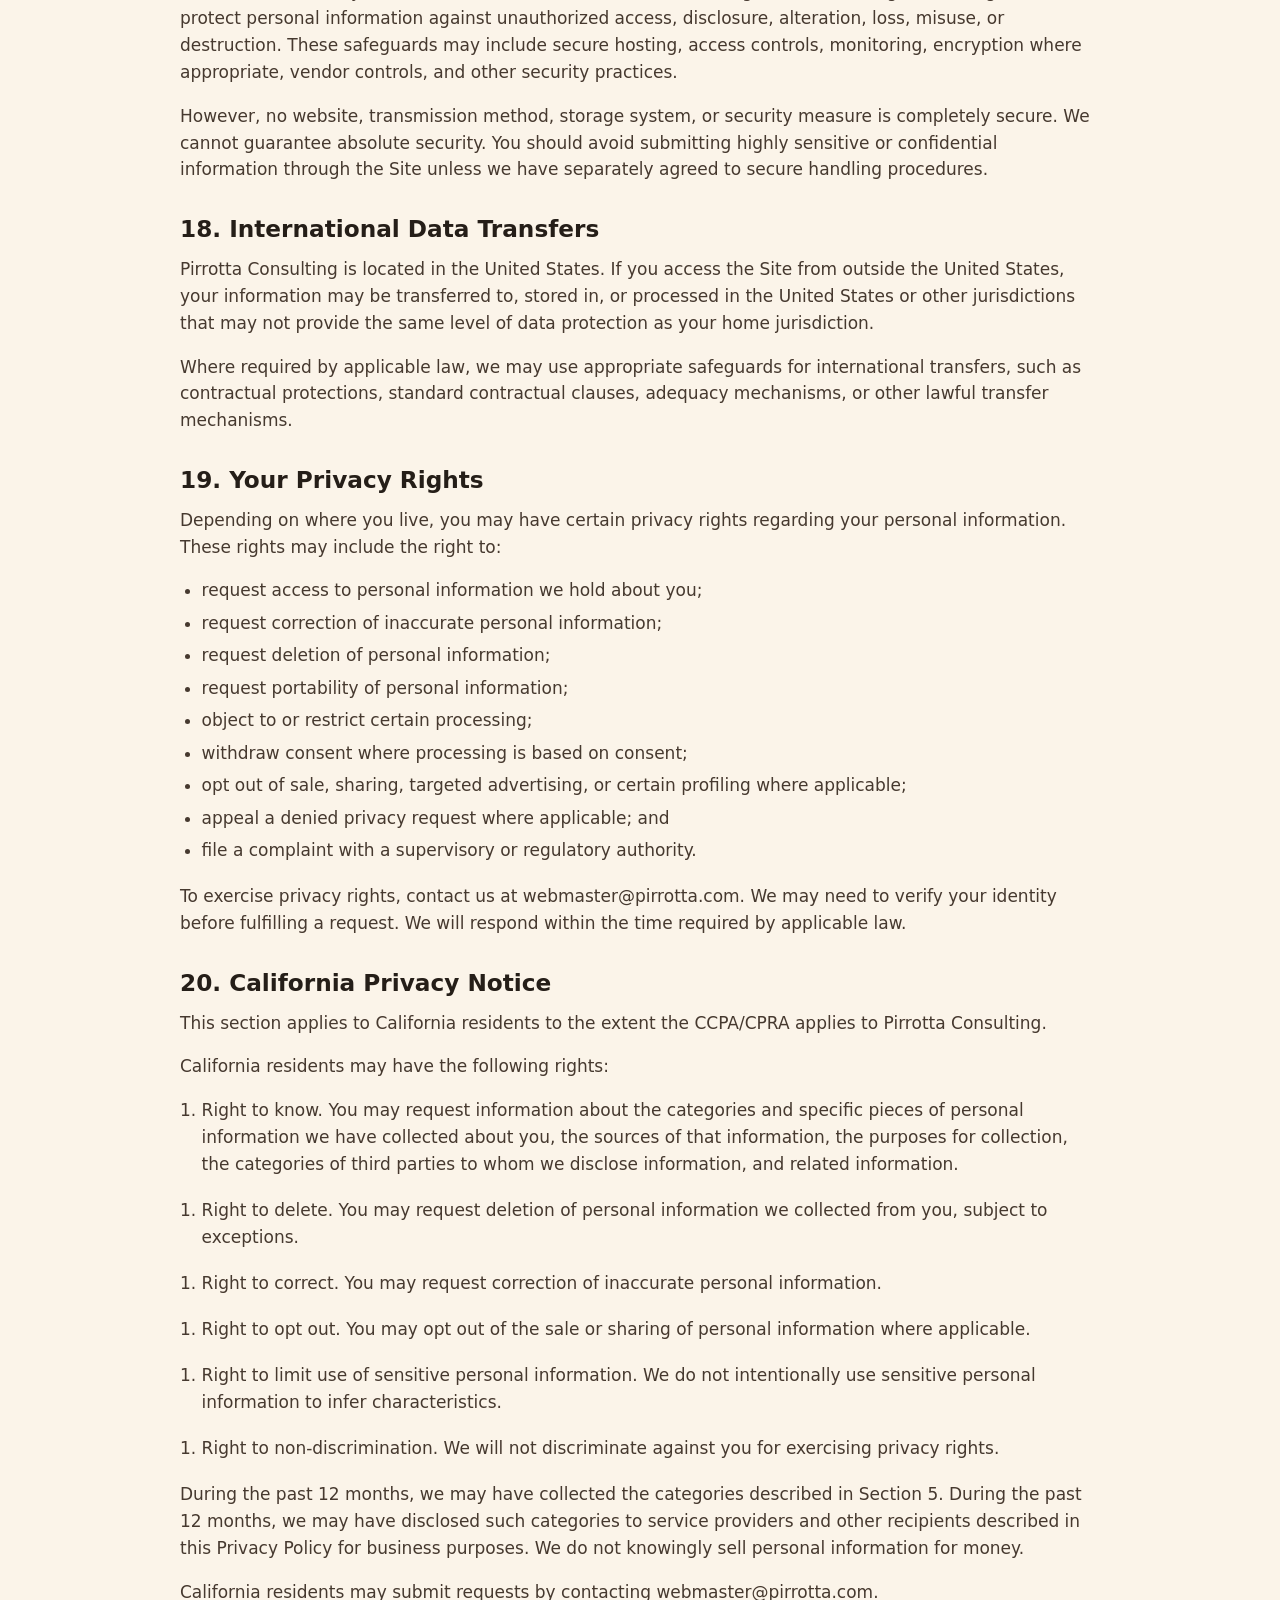
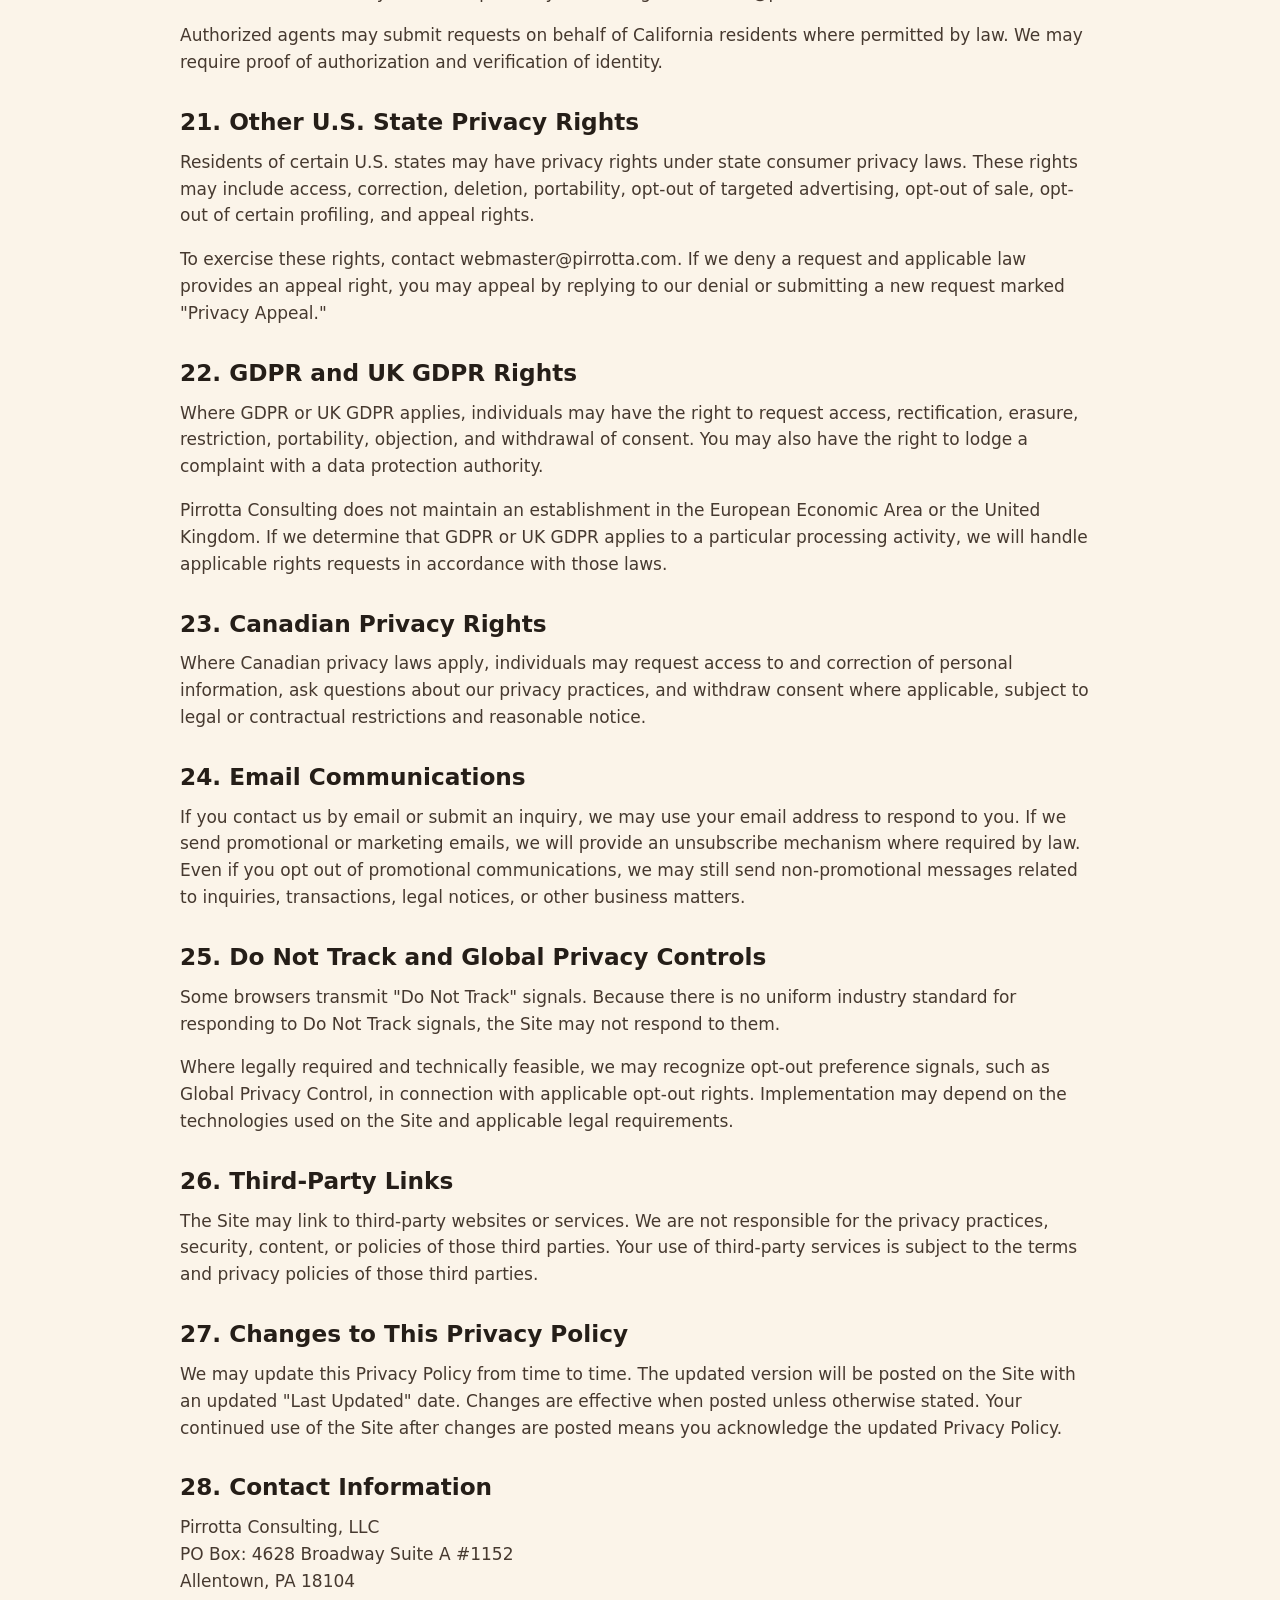
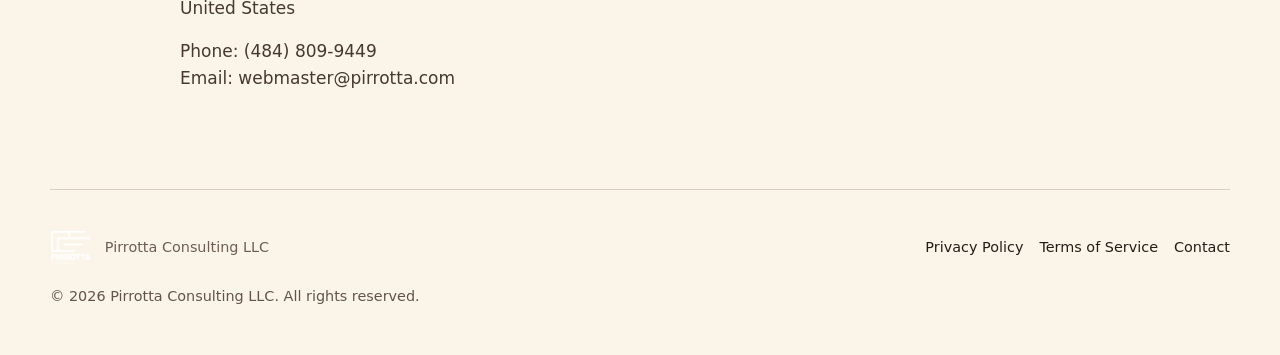
<file: privacy.html>
<!doctype html>
<html lang="en">
  <head>
    <meta charset="utf-8">
    <meta name="viewport" content="width=device-width, initial-scale=1">
    <title>Privacy Policy | Pirrotta Consulting</title>
    <meta name="description" content="Privacy Policy for Pirrotta Consulting LLC.">
    <link rel="canonical" href="https://pirrottaconsulting.com/privacy.html">
    <link rel="icon" type="image/png" href="assets/images/favicon.png">
    <link rel="apple-touch-icon" href="assets/images/apple-touch-icon.png">
    <link rel="stylesheet" href="assets/css/styles.css?v=20260520-3">
    <script src="assets/js/consent-loader.js?v=20260523-1" defer></script>
  </head>
  <body class="legal-page">
    <a class="skip-link" href="#main">Skip to content</a>
    <header class="site-header" aria-label="Primary">
      <a class="brand" href="/" aria-label="Pirrotta Consulting home">
        <img src="assets/images/pirrotta-consulting-logo.png" width="169" height="144" alt="Pirrotta Consulting LLC">
      </a>
      <nav class="site-nav" aria-label="Primary navigation">
        <a href="/">Home</a>
        <a href="/#work">What We Do</a>
        <a href="/#contact">Contact</a>
      </nav>
    </header>
    <main class="legal-main" id="main">
      <p class="eyebrow">Legal</p>
      <h1>PirrottaConsulting.com Privacy Policy</h1>
      <p><strong>Last Updated:</strong> May 20, 2026</p>
      <h2>1. Introduction</h2>
      <p>PirrottaConsulting.com is owned and operated by Pirrotta Consulting, LLC. This Privacy Policy explains how Pirrotta Consulting, LLC, doing business through PirrottaConsulting.com (&quot;Pirrotta Consulting,&quot; &quot;Company,&quot; &quot;we,&quot; &quot;us,&quot; or &quot;our&quot;), collects, uses, discloses, retains, transfers, and protects personal information when you visit or use PirrottaConsulting.com, submit a contact form, communicate with us, interact with our website, or otherwise engage with our online services (collectively, the &quot;Site&quot; or &quot;Services&quot;).</p>
      <p>Pirrotta Consulting is a consulting business website. The Site is primarily informational and allows visitors to learn about our consulting services and contact us. The Site may collect limited personal information, such as your name, email address, company name, phone number if provided, inquiry details, and certain technical information collected through cookies, analytics tools, hosting systems, security tools, and similar technologies.</p>
      <p>This Privacy Policy is intended to provide a complete, plain-language explanation of our privacy practices and to support compliance with applicable privacy, consumer protection, communications, website analytics, and data protection laws, including, where applicable, the California Consumer Privacy Act as amended by the California Privacy Rights Act (&quot;CCPA/CPRA&quot;), other U.S. state privacy laws, the General Data Protection Regulation (&quot;GDPR&quot;), the UK GDPR and Data Protection Act, Canada's Personal Information Protection and Electronic Documents Act (&quot;PIPEDA&quot;), the CAN-SPAM Act, and other applicable laws and regulations.</p>
      <p>By accessing or using the Site, you acknowledge that you have read and understood this Privacy Policy. If you do not agree with this Privacy Policy, you should not use the Site.</p>
      <p>This Privacy Policy does not create any contract for professional consulting services. Any consulting engagement, confidentiality obligation, statement of work, proposal, or other professional services arrangement must be governed by a separate written agreement signed or otherwise accepted by the applicable parties.</p>
      <h2>2. Company Information and Contact Details</h2>
      <p>Pirrotta Consulting, LLC<br>PO Box: 4628 Broadway Suite A #1152<br>Allentown, PA 18104<br>United States</p>
      <p>Phone: (484) 809-9449<br>Email: webmaster&#64;pirrotta.com</p>
      <p>For privacy-related questions or requests, please contact us at webmaster&#64;pirrotta.com.</p>
      <h2>3. Scope of This Privacy Policy</h2>
      <p>This Privacy Policy applies to personal information collected through or in connection with:</p>
      <ul>
        <li>PirrottaConsulting.com;</li>
        <li>contact forms, inquiry forms, and email links on the Site;</li>
        <li>communications you send to us by email or other means;</li>
        <li>website hosting, security, logging, and performance systems;</li>
        <li>cookies, analytics tools, and similar technologies used on the Site;</li>
        <li>accessibility, usability, or site improvement tools;</li>
        <li>business development, project inquiry, and consulting-related communications; and</li>
        <li>other interactions with us that link to or reference this Privacy Policy.</li>
      </ul>
      <p>This Privacy Policy does not apply to third-party websites, platforms, applications, or services that are not owned or controlled by Pirrotta Consulting, even if those services are linked from the Site. We are not responsible for the privacy practices of third parties. You should review the privacy policies and terms of any third-party services you choose to use.</p>
      <h2>4. Definitions</h2>
      <p>For purposes of this Privacy Policy:</p>
      <p>&quot;Personal information&quot; or &quot;personal data&quot; means information that identifies, relates to, describes, can reasonably be associated with, or could reasonably be linked, directly or indirectly, with an identified or identifiable person, household, or device, as defined under applicable law.</p>
      <p>&quot;Processing&quot; means any operation performed on personal information, including collection, use, storage, disclosure, transfer, deletion, analysis, or organization.</p>
      <p>&quot;Service provider&quot; means a vendor, processor, contractor, or other third party that processes personal information on our behalf or provides services to us.</p>
      <p>&quot;Sensitive personal information&quot; means information that may be treated as sensitive under applicable law, such as precise geolocation, government identifiers, financial account information, health information, biometric information, racial or ethnic origin, religious beliefs, union membership, or similar categories. We do not intentionally request sensitive personal information through the Site.</p>
      <h2>5. Notice at Collection</h2>
      <p>The following table summarizes the categories of personal information we may collect, the sources of that information, the purposes for which we use it, the categories of recipients to whom it may be disclosed, and our general retention approach. This table is intended to support notice-at-collection obligations under applicable privacy laws, including CCPA/CPRA where applicable.</p>
      <div class="legal-table-wrap">
        <table>
          <thead>
            <tr>
              <th scope="col">Category of Personal Information</th>
              <th scope="col">Examples</th>
              <th scope="col">Sources</th>
              <th scope="col">Purposes of Use</th>
              <th scope="col">Categories of Recipients</th>
              <th scope="col">Retention</th>
            </tr>
          </thead>
          <tbody>
            <tr>
              <td>Identifiers</td>
              <td>Name, email address, phone number if provided, company name, IP address, online identifiers</td>
              <td>You, your device, website systems, service providers</td>
              <td>Responding to inquiries, operating the Site, security, analytics, business communications</td>
              <td>Hosting providers, email providers, analytics providers, security providers, professional advisors where needed</td>
              <td>As long as reasonably necessary for the inquiry, business relationship, legal compliance, security, and recordkeeping purposes</td>
            </tr>
            <tr>
              <td>Contact and business information</td>
              <td>Company name, job title, project details, business inquiry information</td>
              <td>You</td>
              <td>Responding to consulting inquiries, evaluating potential engagements, business development</td>
              <td>Email providers, hosting providers, internal systems, professional advisors where needed</td>
              <td>As long as reasonably necessary for business communications, recordkeeping, and legal purposes</td>
            </tr>
            <tr>
              <td>Internet or electronic network activity</td>
              <td>Pages viewed, browser type, device type, referral URLs, session data, clickstream data, analytics events</td>
              <td>Your browser or device, cookies, analytics tools, hosting systems</td>
              <td>Site analytics, performance, security, troubleshooting, site improvement</td>
              <td>Analytics providers, hosting providers, security providers</td>
              <td>Generally retained according to provider settings and our operational needs</td>
            </tr>
            <tr>
              <td>Geolocation data</td>
              <td>Approximate location inferred from IP address</td>
              <td>Your device, analytics or hosting systems</td>
              <td>Security, analytics, fraud prevention, general traffic analysis</td>
              <td>Analytics providers, hosting providers, security providers</td>
              <td>Generally retained according to provider settings and our operational needs</td>
            </tr>
            <tr>
              <td>Communications</td>
              <td>Messages submitted through contact forms, emails, inquiry content, attachments voluntarily provided</td>
              <td>You</td>
              <td>Responding to inquiries, evaluating business opportunities, maintaining records, legal protection</td>
              <td>Email providers, hosting providers, professional advisors where needed</td>
              <td>As long as reasonably necessary for the communication, possible engagement, legal compliance, and dispute resolution</td>
            </tr>
            <tr>
              <td>Inferences</td>
              <td>General interest in consulting services based on pages visited or inquiries submitted</td>
              <td>Site activity and inquiry content</td>
              <td>Understanding visitor interests, improving Site content, responding appropriately</td>
              <td>Analytics providers, hosting providers</td>
              <td>As long as reasonably necessary for analytics and business purposes</td>
            </tr>
            <tr>
              <td>Sensitive personal information</td>
              <td>We do not intentionally request sensitive personal information through the Site</td>
              <td>You, only if voluntarily submitted despite our request not to do so</td>
              <td>We use such information only as necessary to respond, delete, protect rights, comply with law, or handle the inquiry</td>
              <td>Service providers or legal advisors only where necessary</td>
              <td>Retained only as reasonably necessary or deleted when appropriate</td>
            </tr>
          </tbody>
        </table>
      </div>
      <p>We do not knowingly sell personal information for monetary compensation. We do not knowingly collect personal information from children under 13. We do not intentionally use sensitive personal information for purposes of inferring characteristics about individuals.</p>
      <h2>6. Information You Provide Directly</h2>
      <p>You may voluntarily provide personal information when you contact us through the Site, submit a contact form, send us an email, request information, discuss a possible consulting engagement, or otherwise communicate with us.</p>
      <p>This information may include your name, email address, company or organization name, job title, phone number, message content, project details, business needs, availability, communications history, and any other information you choose to provide.</p>
      <p>Please do not submit sensitive personal information, confidential business information, trade secrets, regulated data, passwords, financial account numbers, health information, student information, government identifiers, or any information you are not authorized to share through the Site. Submitting information through a public-facing contact form does not create a confidential relationship, consulting engagement, fiduciary relationship, attorney-client relationship, or any other special relationship. Confidentiality obligations, if any, must be created through a separate written agreement signed or otherwise accepted by the applicable parties.</p>
      <h2>7. Information Collected Automatically</h2>
      <p>When you visit the Site, we and our service providers may automatically collect certain technical and usage information. This may include your IP address, browser type, operating system, device type, device identifiers, pages viewed, links clicked, referring and exit pages, time spent on pages, approximate location derived from IP address, date and time of access, error logs, performance information, and other information about how you interact with the Site.</p>
      <p>We use this information to operate, secure, maintain, improve, and analyze the Site; to understand how visitors use the Site; to diagnose technical issues; to prevent abuse; and to measure the effectiveness of our content and communications.</p>
      <h2>8. Cookies and Similar Technologies</h2>
      <p>The Site may use cookies, pixels, web beacons, local storage, scripts, server logs, analytics tags, and similar technologies. These technologies help the Site function, remember preferences, measure traffic, analyze engagement, detect security issues, and improve user experience.</p>
      <p>The types of technologies we may use include:</p>
      <div class="legal-table-wrap">
        <table>
          <thead>
            <tr>
              <th scope="col">Cookie or Technology Type</th>
              <th scope="col">Purpose</th>
              <th scope="col">Examples</th>
            </tr>
          </thead>
          <tbody>
            <tr>
              <td>Essential technologies</td>
              <td>Required for basic Site functionality, security, routing, load balancing, or fraud prevention</td>
              <td>Session cookies, security tokens, server logs</td>
            </tr>
            <tr>
              <td>Analytics technologies</td>
              <td>Help us understand how visitors use the Site and improve performance</td>
              <td>Google Analytics or similar tools</td>
            </tr>
            <tr>
              <td>Preference technologies</td>
              <td>Remember user settings or browser preferences where applicable</td>
              <td>Language, display, or consent choices</td>
            </tr>
            <tr>
              <td>Security technologies</td>
              <td>Detect malicious activity, abuse, spam, or unauthorized access attempts</td>
              <td>Firewall, bot detection, hosting logs</td>
            </tr>
            <tr>
              <td>Accessibility and usability technologies</td>
              <td>Support accessibility improvements, usability diagnostics, or interface enhancements</td>
              <td>Accessibility widgets or usability tools if implemented</td>
            </tr>
          </tbody>
        </table>
      </div>
      <p>You can manage cookies through your browser settings. Some browsers allow you to block or delete cookies. Blocking cookies may affect the functionality of certain websites. Where required by law, we may provide a cookie banner, consent management tool, or similar mechanism to help you manage preferences for non-essential cookies.</p>
      <h2>9. Google Analytics and Analytics Providers</h2>
      <p>We may use Google Analytics or similar analytics services to understand how visitors use the Site. These tools may collect information such as pages visited, approximate location, device and browser information, referral source, session duration, and interactions with the Site. Google and similar providers may process this information according to their own terms and privacy policies.</p>
      <p>We use analytics information to improve the Site, understand audience interests, troubleshoot performance issues, and evaluate the effectiveness of content and marketing. Where required by law, analytics cookies may be subject to consent or opt-out options.</p>
      <h2>10. How We Use Personal Information</h2>
      <p>We may use personal information for the following purposes:</p>
      <ol>
        <li>To respond to inquiries. We use contact information and message content to respond to questions, evaluate project requests, schedule discussions, and communicate about potential consulting services.</li>
      </ol>
      <ol>
        <li>To operate and maintain the Site. We use technical and operational information to host, deliver, maintain, secure, and troubleshoot the Site.</li>
      </ol>
      <ol>
        <li>To improve the Site. We use analytics and usage information to understand visitor behavior, improve content, enhance usability, and evaluate performance.</li>
      </ol>
      <ol>
        <li>To communicate with you. We may use your information to send requested responses, administrative messages, updates related to an inquiry, or other communications related to your interaction with us.</li>
      </ol>
      <ol>
        <li>To protect security and prevent abuse. We may use information to detect, investigate, and prevent spam, fraud, malicious activity, unauthorized access, or misuse of the Site.</li>
      </ol>
      <ol>
        <li>To comply with law. We may use information to comply with legal obligations, respond to lawful requests, preserve records, or exercise legal rights.</li>
      </ol>
      <ol>
        <li>To enforce rights and agreements. We may use information to enforce our Terms of Service, protect our business, respond to disputes, and defend legal claims.</li>
      </ol>
      <ol>
        <li>To support business operations. We may use information for internal administration, vendor management, recordkeeping, business planning, and related operational purposes.</li>
      </ol>
      <ol>
        <li>To send marketing communications where permitted. If you choose to receive updates or if applicable law permits business-to-business communications, we may send communications about services, insights, or related business matters. You may opt out of promotional emails where applicable.</li>
      </ol>
      <h2>11. Legal Bases for Processing Under GDPR and Similar Laws</h2>
      <p>Where GDPR, UK GDPR, or similar laws apply, we process personal information under one or more of the following legal bases:</p>
      <div class="legal-table-wrap">
        <table>
          <thead>
            <tr>
              <th scope="col">Legal Basis</th>
              <th scope="col">Examples of Processing</th>
            </tr>
          </thead>
          <tbody>
            <tr>
              <td>Consent</td>
              <td>Use of non-essential cookies where consent is required; certain optional communications</td>
            </tr>
            <tr>
              <td>Performance of a contract or pre-contractual steps</td>
              <td>Responding to consulting inquiries, discussing potential services, preparing proposals</td>
            </tr>
            <tr>
              <td>Legitimate interests</td>
              <td>Operating and improving the Site, responding to business inquiries, securing the Site, preventing abuse, maintaining business records</td>
            </tr>
            <tr>
              <td>Legal obligation</td>
              <td>Complying with applicable laws, regulatory obligations, tax and accounting obligations, lawful requests</td>
            </tr>
            <tr>
              <td>Establishment, exercise, or defense of legal claims</td>
              <td>Preserving records, resolving disputes, enforcing agreements, defending claims</td>
            </tr>
          </tbody>
        </table>
      </div>
      <p>Where we rely on legitimate interests, we consider whether our interests are overridden by your privacy rights and expectations under applicable law.</p>
      <h2>12. How We Disclose Personal Information</h2>
      <p>We may disclose personal information to the following categories of recipients:</p>
      <ol>
        <li>Hosting and infrastructure providers. These providers help host, deliver, secure, and maintain the Site.</li>
      </ol>
      <ol>
        <li>Analytics providers. These providers help us understand traffic, engagement, performance, and usage patterns.</li>
      </ol>
      <ol>
        <li>Communication providers. These providers help us send, receive, route, or store emails and other communications.</li>
      </ol>
      <ol>
        <li>Security providers. These providers help protect the Site against malicious activity, fraud, spam, unauthorized access, and technical abuse.</li>
      </ol>
      <ol>
        <li>Accessibility and usability providers. These providers may help improve accessibility, usability, diagnostics, or interface performance.</li>
      </ol>
      <ol>
        <li>Professional advisors. We may disclose information to attorneys, accountants, consultants, insurers, or other advisors where necessary for business, legal, tax, or risk management purposes.</li>
      </ol>
      <ol>
        <li>Government authorities or legal parties. We may disclose information when required by law, subpoena, court order, government request, or legal process, or when we believe disclosure is necessary to protect rights, safety, security, or legal interests.</li>
      </ol>
      <ol>
        <li>Business transfer recipients. We may disclose information in connection with an actual or proposed merger, acquisition, financing, reorganization, sale of assets, bankruptcy, or similar business transaction.</li>
      </ol>
      <p>We do not sell personal information for money. We do not disclose personal information to third parties for their independent direct marketing purposes unless we have a lawful basis to do so.</p>
      <h2>13. Sale, Sharing, and Targeted Advertising</h2>
      <p>Some privacy laws define &quot;sale,&quot; &quot;sharing,&quot; or &quot;targeted advertising&quot; broadly. Although we do not sell personal information for monetary compensation, the use of certain analytics, advertising, or tracking technologies may be considered a sale, sharing, or targeted advertising under some laws if those technologies disclose personal information or identifiers to third parties for cross-context behavioral advertising or similar purposes.</p>
      <p>PirrottaConsulting.com is primarily an informational consulting site. We currently use or may use analytics tools, such as Google Analytics, to understand Site usage. If we later use advertising pixels, remarketing tags, or cross-context behavioral advertising technologies, we will update this Privacy Policy as appropriate and provide opt-out or consent mechanisms where required by law.</p>
      <h2>14. Sensitive Personal Information</h2>
      <p>We do not intentionally request or require sensitive personal information through the Site. Please do not submit sensitive personal information through contact forms or ordinary email communications.</p>
      <p>If you voluntarily provide sensitive personal information despite this request, we will process it only as reasonably necessary to handle the communication, delete it where appropriate, comply with law, protect rights, or manage the relevant inquiry.</p>
      <p>We do not use sensitive personal information to infer characteristics about individuals.</p>
      <h2>15. Children's Privacy</h2>
      <p>The Site is not directed to children under 13 years of age, and we do not knowingly collect personal information from children under 13. If we become aware that we have collected personal information from a child under 13 without legally required consent, we will take reasonable steps to delete that information.</p>
      <p>Parents or guardians who believe that a child has provided personal information to us may contact webmaster&#64;pirrotta.com.</p>
      <h2>16. Retention of Personal Information</h2>
      <p>We retain personal information for as long as reasonably necessary for the purposes described in this Privacy Policy, unless a longer retention period is required or permitted by law.</p>
      <p>Retention periods may vary depending on the type of information, the nature of the inquiry, whether a business relationship develops, legal obligations, dispute resolution needs, recordkeeping requirements, security needs, and operational requirements.</p>
      <p>In general:</p>
      <div class="legal-table-wrap">
        <table>
          <thead>
            <tr>
              <th scope="col">Type of Information</th>
              <th scope="col">General Retention Approach</th>
            </tr>
          </thead>
          <tbody>
            <tr>
              <td>Contact form submissions and inquiries</td>
              <td>Retained as long as reasonably necessary to respond, manage the business relationship, maintain records, and protect legal rights</td>
            </tr>
            <tr>
              <td>Email communications</td>
              <td>Retained according to ordinary business, legal, and operational needs</td>
            </tr>
            <tr>
              <td>Analytics data</td>
              <td>Retained according to analytics provider settings and our operational needs</td>
            </tr>
            <tr>
              <td>Security logs</td>
              <td>Retained as reasonably necessary for security, abuse prevention, and troubleshooting</td>
            </tr>
            <tr>
              <td>Legal or compliance records</td>
              <td>Retained as required or permitted by applicable law</td>
            </tr>
          </tbody>
        </table>
      </div>
      <p>When personal information is no longer reasonably necessary, we may delete, de-identify, aggregate, or archive it in accordance with applicable law and operational requirements.</p>
      <h2>17. Security</h2>
      <p>We use commercially reasonable administrative, technical, and organizational safeguards designed to protect personal information against unauthorized access, disclosure, alteration, loss, misuse, or destruction. These safeguards may include secure hosting, access controls, monitoring, encryption where appropriate, vendor controls, and other security practices.</p>
      <p>However, no website, transmission method, storage system, or security measure is completely secure. We cannot guarantee absolute security. You should avoid submitting highly sensitive or confidential information through the Site unless we have separately agreed to secure handling procedures.</p>
      <h2>18. International Data Transfers</h2>
      <p>Pirrotta Consulting is located in the United States. If you access the Site from outside the United States, your information may be transferred to, stored in, or processed in the United States or other jurisdictions that may not provide the same level of data protection as your home jurisdiction.</p>
      <p>Where required by applicable law, we may use appropriate safeguards for international transfers, such as contractual protections, standard contractual clauses, adequacy mechanisms, or other lawful transfer mechanisms.</p>
      <h2>19. Your Privacy Rights</h2>
      <p>Depending on where you live, you may have certain privacy rights regarding your personal information. These rights may include the right to:</p>
      <ul>
        <li>request access to personal information we hold about you;</li>
        <li>request correction of inaccurate personal information;</li>
        <li>request deletion of personal information;</li>
        <li>request portability of personal information;</li>
        <li>object to or restrict certain processing;</li>
        <li>withdraw consent where processing is based on consent;</li>
        <li>opt out of sale, sharing, targeted advertising, or certain profiling where applicable;</li>
        <li>appeal a denied privacy request where applicable; and</li>
        <li>file a complaint with a supervisory or regulatory authority.</li>
      </ul>
      <p>To exercise privacy rights, contact us at webmaster&#64;pirrotta.com. We may need to verify your identity before fulfilling a request. We will respond within the time required by applicable law.</p>
      <h2>20. California Privacy Notice</h2>
      <p>This section applies to California residents to the extent the CCPA/CPRA applies to Pirrotta Consulting.</p>
      <p>California residents may have the following rights:</p>
      <ol>
        <li>Right to know. You may request information about the categories and specific pieces of personal information we have collected about you, the sources of that information, the purposes for collection, the categories of third parties to whom we disclose information, and related information.</li>
      </ol>
      <ol>
        <li>Right to delete. You may request deletion of personal information we collected from you, subject to exceptions.</li>
      </ol>
      <ol>
        <li>Right to correct. You may request correction of inaccurate personal information.</li>
      </ol>
      <ol>
        <li>Right to opt out. You may opt out of the sale or sharing of personal information where applicable.</li>
      </ol>
      <ol>
        <li>Right to limit use of sensitive personal information. We do not intentionally use sensitive personal information to infer characteristics.</li>
      </ol>
      <ol>
        <li>Right to non-discrimination. We will not discriminate against you for exercising privacy rights.</li>
      </ol>
      <p>During the past 12 months, we may have collected the categories described in Section 5. During the past 12 months, we may have disclosed such categories to service providers and other recipients described in this Privacy Policy for business purposes. We do not knowingly sell personal information for money.</p>
      <p>California residents may submit requests by contacting webmaster&#64;pirrotta.com.</p>
      <p>Authorized agents may submit requests on behalf of California residents where permitted by law. We may require proof of authorization and verification of identity.</p>
      <h2>21. Other U.S. State Privacy Rights</h2>
      <p>Residents of certain U.S. states may have privacy rights under state consumer privacy laws. These rights may include access, correction, deletion, portability, opt-out of targeted advertising, opt-out of sale, opt-out of certain profiling, and appeal rights.</p>
      <p>To exercise these rights, contact webmaster&#64;pirrotta.com. If we deny a request and applicable law provides an appeal right, you may appeal by replying to our denial or submitting a new request marked &quot;Privacy Appeal.&quot;</p>
      <h2>22. GDPR and UK GDPR Rights</h2>
      <p>Where GDPR or UK GDPR applies, individuals may have the right to request access, rectification, erasure, restriction, portability, objection, and withdrawal of consent. You may also have the right to lodge a complaint with a data protection authority.</p>
      <p>Pirrotta Consulting does not maintain an establishment in the European Economic Area or the United Kingdom. If we determine that GDPR or UK GDPR applies to a particular processing activity, we will handle applicable rights requests in accordance with those laws.</p>
      <h2>23. Canadian Privacy Rights</h2>
      <p>Where Canadian privacy laws apply, individuals may request access to and correction of personal information, ask questions about our privacy practices, and withdraw consent where applicable, subject to legal or contractual restrictions and reasonable notice.</p>
      <h2>24. Email Communications</h2>
      <p>If you contact us by email or submit an inquiry, we may use your email address to respond to you. If we send promotional or marketing emails, we will provide an unsubscribe mechanism where required by law. Even if you opt out of promotional communications, we may still send non-promotional messages related to inquiries, transactions, legal notices, or other business matters.</p>
      <h2>25. Do Not Track and Global Privacy Controls</h2>
      <p>Some browsers transmit &quot;Do Not Track&quot; signals. Because there is no uniform industry standard for responding to Do Not Track signals, the Site may not respond to them.</p>
      <p>Where legally required and technically feasible, we may recognize opt-out preference signals, such as Global Privacy Control, in connection with applicable opt-out rights. Implementation may depend on the technologies used on the Site and applicable legal requirements.</p>
      <h2>26. Third-Party Links</h2>
      <p>The Site may link to third-party websites or services. We are not responsible for the privacy practices, security, content, or policies of those third parties. Your use of third-party services is subject to the terms and privacy policies of those third parties.</p>
      <h2>27. Changes to This Privacy Policy</h2>
      <p>We may update this Privacy Policy from time to time. The updated version will be posted on the Site with an updated &quot;Last Updated&quot; date. Changes are effective when posted unless otherwise stated. Your continued use of the Site after changes are posted means you acknowledge the updated Privacy Policy.</p>
      <h2>28. Contact Information</h2>
      <p>Pirrotta Consulting, LLC<br>PO Box: 4628 Broadway Suite A #1152<br>Allentown, PA 18104<br>United States</p>
      <p>Phone: (484) 809-9449<br>Email: webmaster&#64;pirrotta.com</p>
    </main>
    <footer class="site-footer">
      <div class="footer-brand">
        <img src="assets/images/pirrotta-consulting-mark.png" width="90" height="76" alt="" aria-hidden="true">
        <p>Pirrotta Consulting LLC</p>
      </div>
      <nav class="footer-links" aria-label="Footer navigation">
        <a href="privacy.html">Privacy Policy</a>
        <a href="terms.html">Terms of Service</a>
        <button type="button" data-cookie-preferences>Cookie Preferences</button>
        <a href="/#contact">Contact</a>
      </nav>
      <p class="copyright">&copy; 2026 Pirrotta Consulting LLC. All rights reserved.</p>
    </footer>
  </body>
</html>
</file>
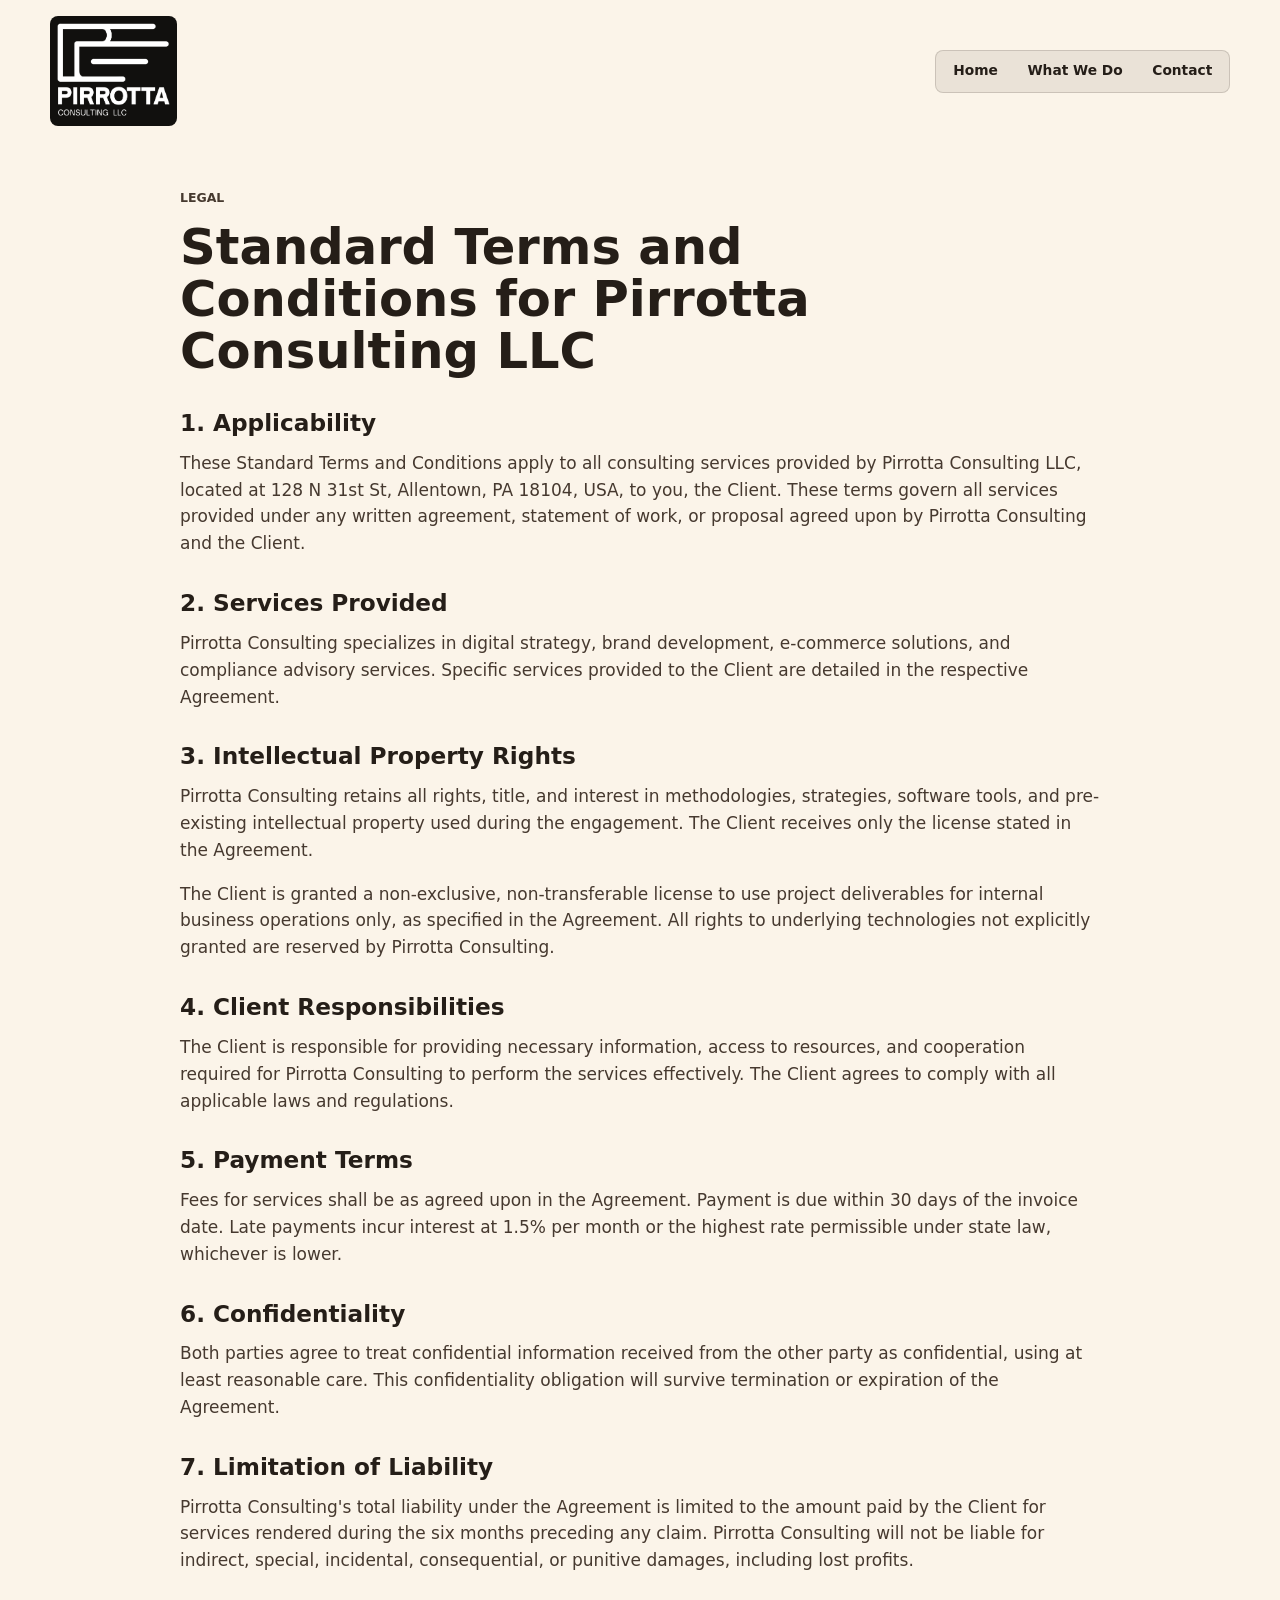
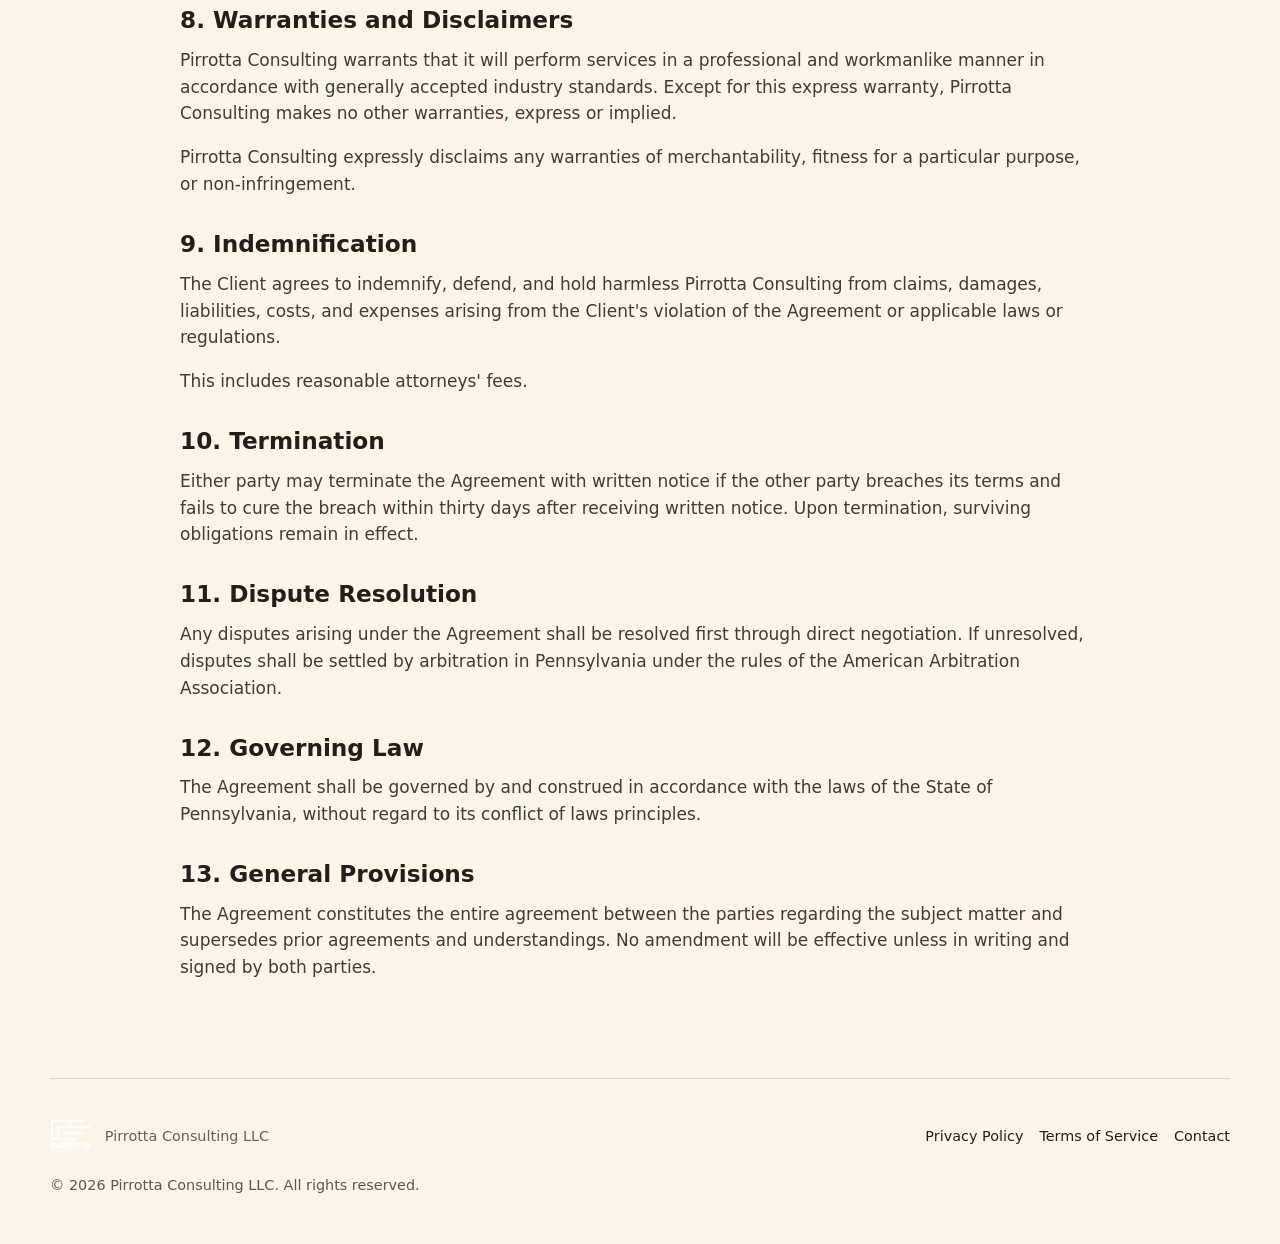
<file: standard-terms.html>
<!doctype html>
<html lang="en">
  <head>
    <meta charset="utf-8">
    <meta name="viewport" content="width=device-width, initial-scale=1">
    <title>Standard Terms and Conditions | Pirrotta Consulting</title>
    <meta name="description" content="Standard Terms and Conditions for Pirrotta Consulting LLC.">
    <link rel="canonical" href="https://pirrottaconsulting.com/standard-terms.html">
    <link rel="icon" type="image/png" href="assets/images/favicon.png">
    <link rel="apple-touch-icon" href="assets/images/apple-touch-icon.png">
    <link rel="stylesheet" href="assets/css/styles.css?v=20260520-3">
    <script src="assets/js/consent-loader.js?v=20260523-1" defer></script>
  </head>
  <body class="legal-page">
    <a class="skip-link" href="#main">Skip to content</a>
    <header class="site-header" aria-label="Primary">
      <a class="brand" href="/" aria-label="Pirrotta Consulting home">
        <img src="assets/images/pirrotta-consulting-logo.png" width="169" height="144" alt="Pirrotta Consulting LLC">
      </a>
      <nav class="site-nav" aria-label="Primary navigation">
        <a href="/">Home</a>
        <a href="/#work">What We Do</a>
        <a href="/#contact">Contact</a>
      </nav>
    </header>
    <main class="legal-main" id="main">
      <p class="eyebrow">Legal</p>
      <h1>Standard Terms and Conditions for Pirrotta Consulting LLC</h1>
      <h2>1. Applicability</h2>
      <p>These Standard Terms and Conditions apply to all consulting services provided by Pirrotta Consulting LLC, located at 128 N 31st St, Allentown, PA 18104, USA, to you, the Client. These terms govern all services provided under any written agreement, statement of work, or proposal agreed upon by Pirrotta Consulting and the Client.</p>
      <h2>2. Services Provided</h2>
      <p>Pirrotta Consulting specializes in digital strategy, brand development, e-commerce solutions, and compliance advisory services. Specific services provided to the Client are detailed in the respective Agreement.</p>
      <h2>3. Intellectual Property Rights</h2>
      <p>Pirrotta Consulting retains all rights, title, and interest in methodologies, strategies, software tools, and pre-existing intellectual property used during the engagement. The Client receives only the license stated in the Agreement.</p>
      <p>The Client is granted a non-exclusive, non-transferable license to use project deliverables for internal business operations only, as specified in the Agreement. All rights to underlying technologies not explicitly granted are reserved by Pirrotta Consulting.</p>
      <h2>4. Client Responsibilities</h2>
      <p>The Client is responsible for providing necessary information, access to resources, and cooperation required for Pirrotta Consulting to perform the services effectively. The Client agrees to comply with all applicable laws and regulations.</p>
      <h2>5. Payment Terms</h2>
      <p>Fees for services shall be as agreed upon in the Agreement. Payment is due within 30 days of the invoice date. Late payments incur interest at 1.5% per month or the highest rate permissible under state law, whichever is lower.</p>
      <h2>6. Confidentiality</h2>
      <p>Both parties agree to treat confidential information received from the other party as confidential, using at least reasonable care. This confidentiality obligation will survive termination or expiration of the Agreement.</p>
      <h2>7. Limitation of Liability</h2>
      <p>Pirrotta Consulting's total liability under the Agreement is limited to the amount paid by the Client for services rendered during the six months preceding any claim. Pirrotta Consulting will not be liable for indirect, special, incidental, consequential, or punitive damages, including lost profits.</p>
      <h2>8. Warranties and Disclaimers</h2>
      <p>Pirrotta Consulting warrants that it will perform services in a professional and workmanlike manner in accordance with generally accepted industry standards. Except for this express warranty, Pirrotta Consulting makes no other warranties, express or implied.</p>
      <p>Pirrotta Consulting expressly disclaims any warranties of merchantability, fitness for a particular purpose, or non-infringement.</p>
      <h2>9. Indemnification</h2>
      <p>The Client agrees to indemnify, defend, and hold harmless Pirrotta Consulting from claims, damages, liabilities, costs, and expenses arising from the Client's violation of the Agreement or applicable laws or regulations.</p>
      <p>This includes reasonable attorneys' fees.</p>
      <h2>10. Termination</h2>
      <p>Either party may terminate the Agreement with written notice if the other party breaches its terms and fails to cure the breach within thirty days after receiving written notice. Upon termination, surviving obligations remain in effect.</p>
      <h2>11. Dispute Resolution</h2>
      <p>Any disputes arising under the Agreement shall be resolved first through direct negotiation. If unresolved, disputes shall be settled by arbitration in Pennsylvania under the rules of the American Arbitration Association.</p>
      <h2>12. Governing Law</h2>
      <p>The Agreement shall be governed by and construed in accordance with the laws of the State of Pennsylvania, without regard to its conflict of laws principles.</p>
      <h2>13. General Provisions</h2>
      <p>The Agreement constitutes the entire agreement between the parties regarding the subject matter and supersedes prior agreements and understandings. No amendment will be effective unless in writing and signed by both parties.</p>
    </main>
    <footer class="site-footer">
      <div class="footer-brand">
        <img src="assets/images/pirrotta-consulting-mark.png" width="90" height="76" alt="" aria-hidden="true">
        <p>Pirrotta Consulting LLC</p>
      </div>
      <nav class="footer-links" aria-label="Footer navigation">
        <a href="privacy.html">Privacy Policy</a>
        <a href="terms.html">Terms of Service</a>
        <button type="button" data-cookie-preferences>Cookie Preferences</button>
        <a href="/#contact">Contact</a>
      </nav>
      <p class="copyright">&copy; 2026 Pirrotta Consulting LLC. All rights reserved.</p>
    </footer>
  </body>
</html>
</file>
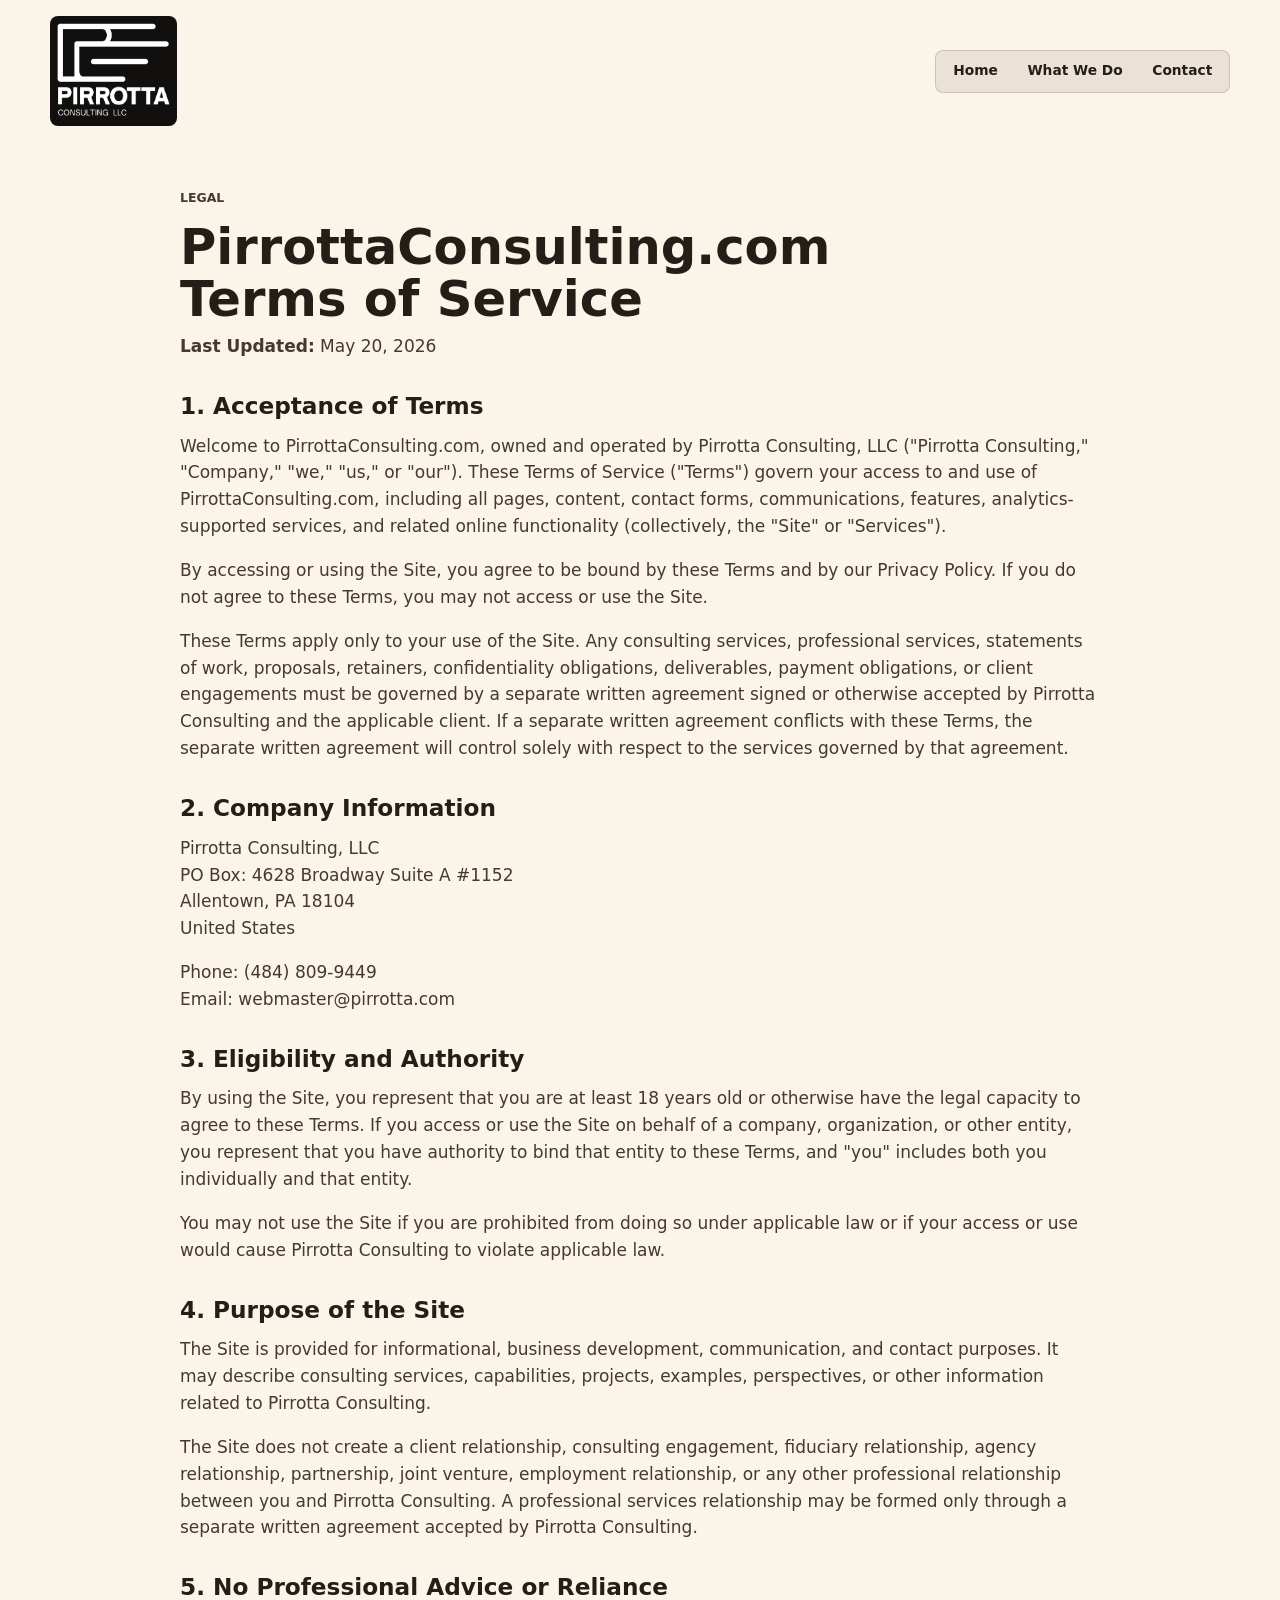
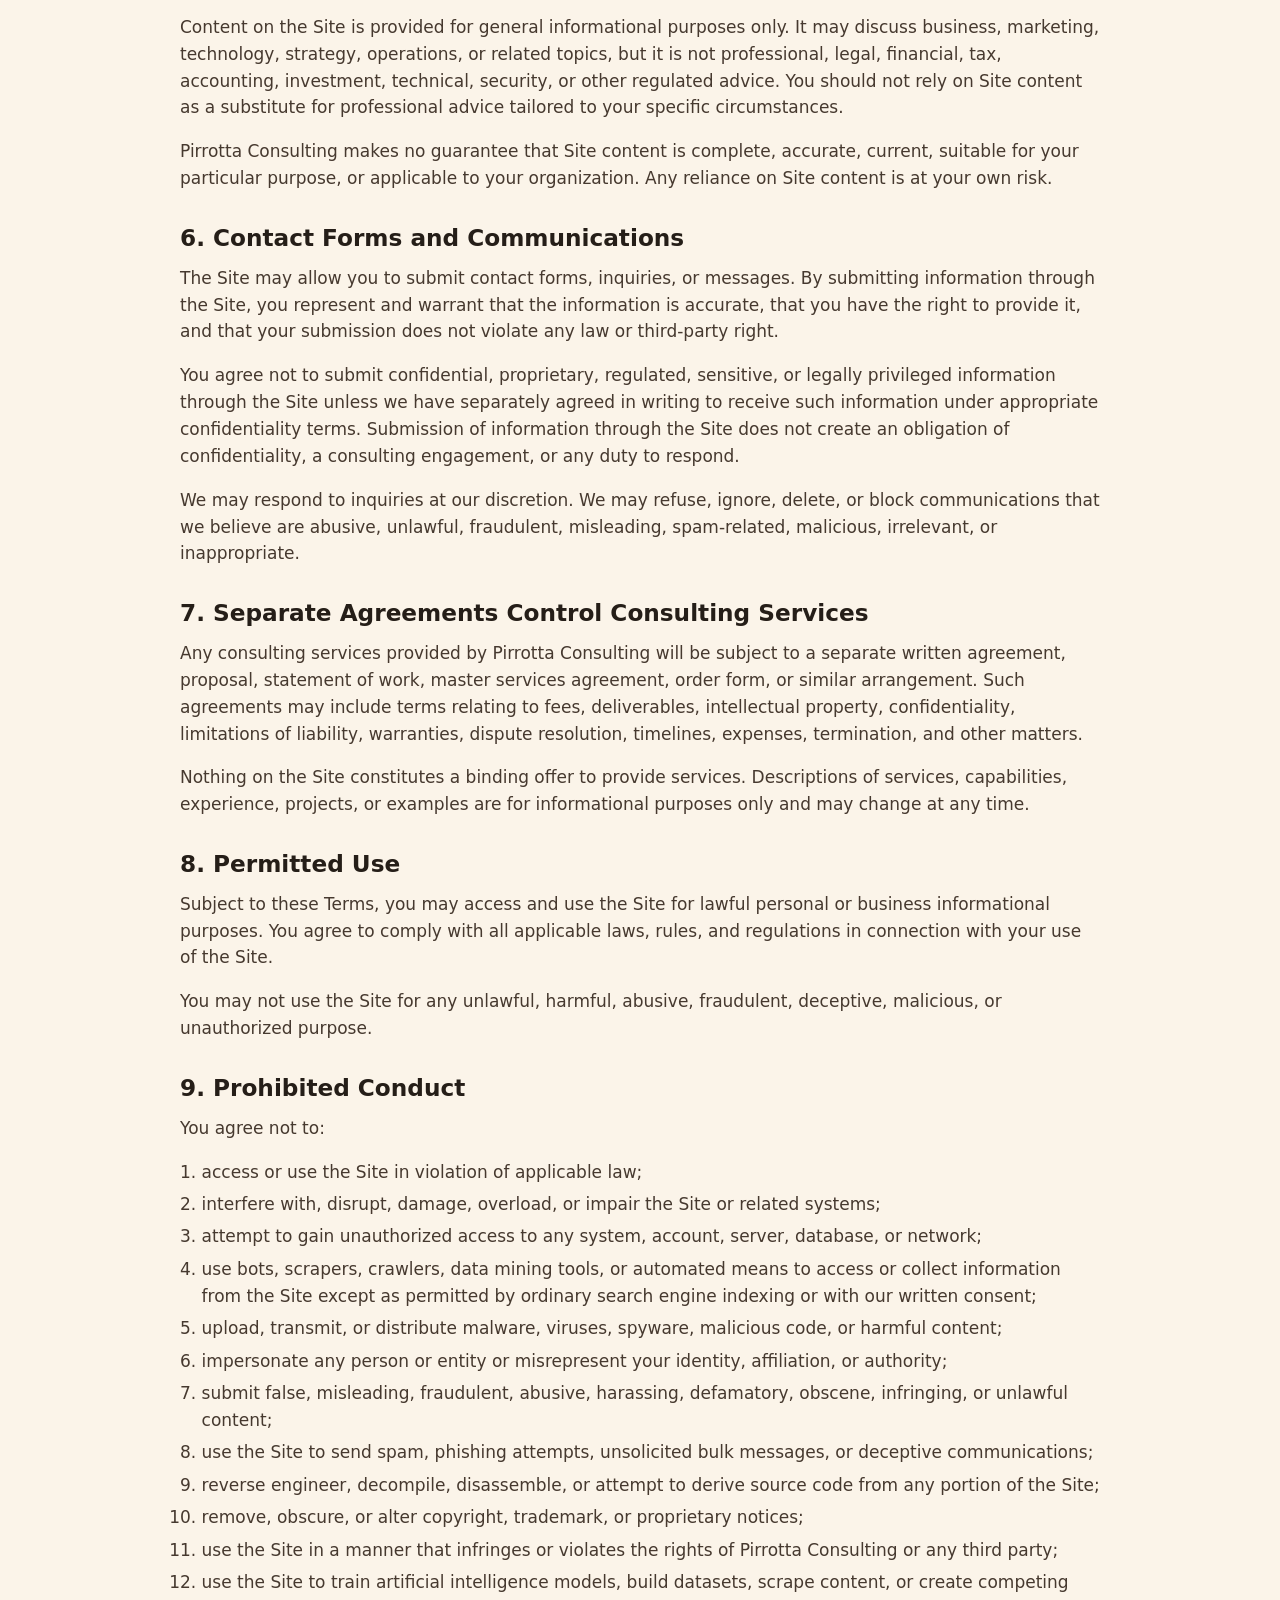
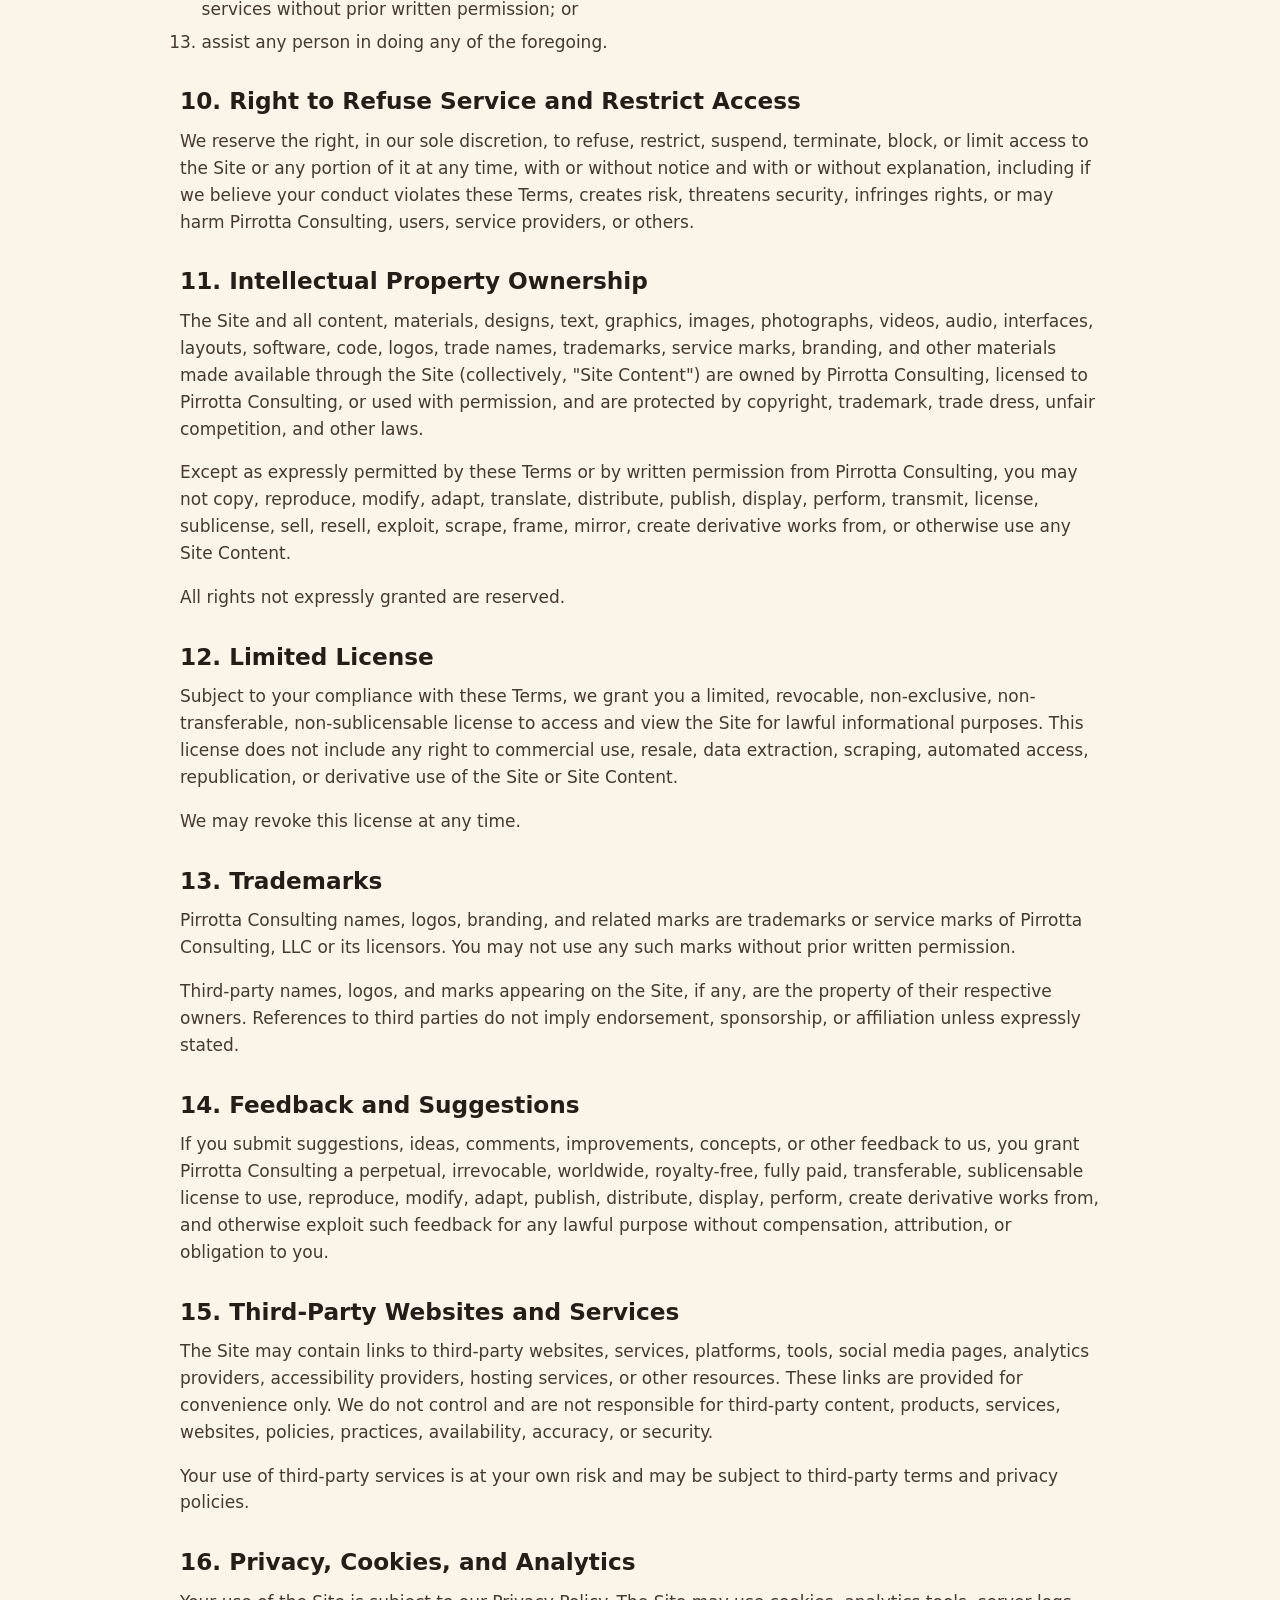
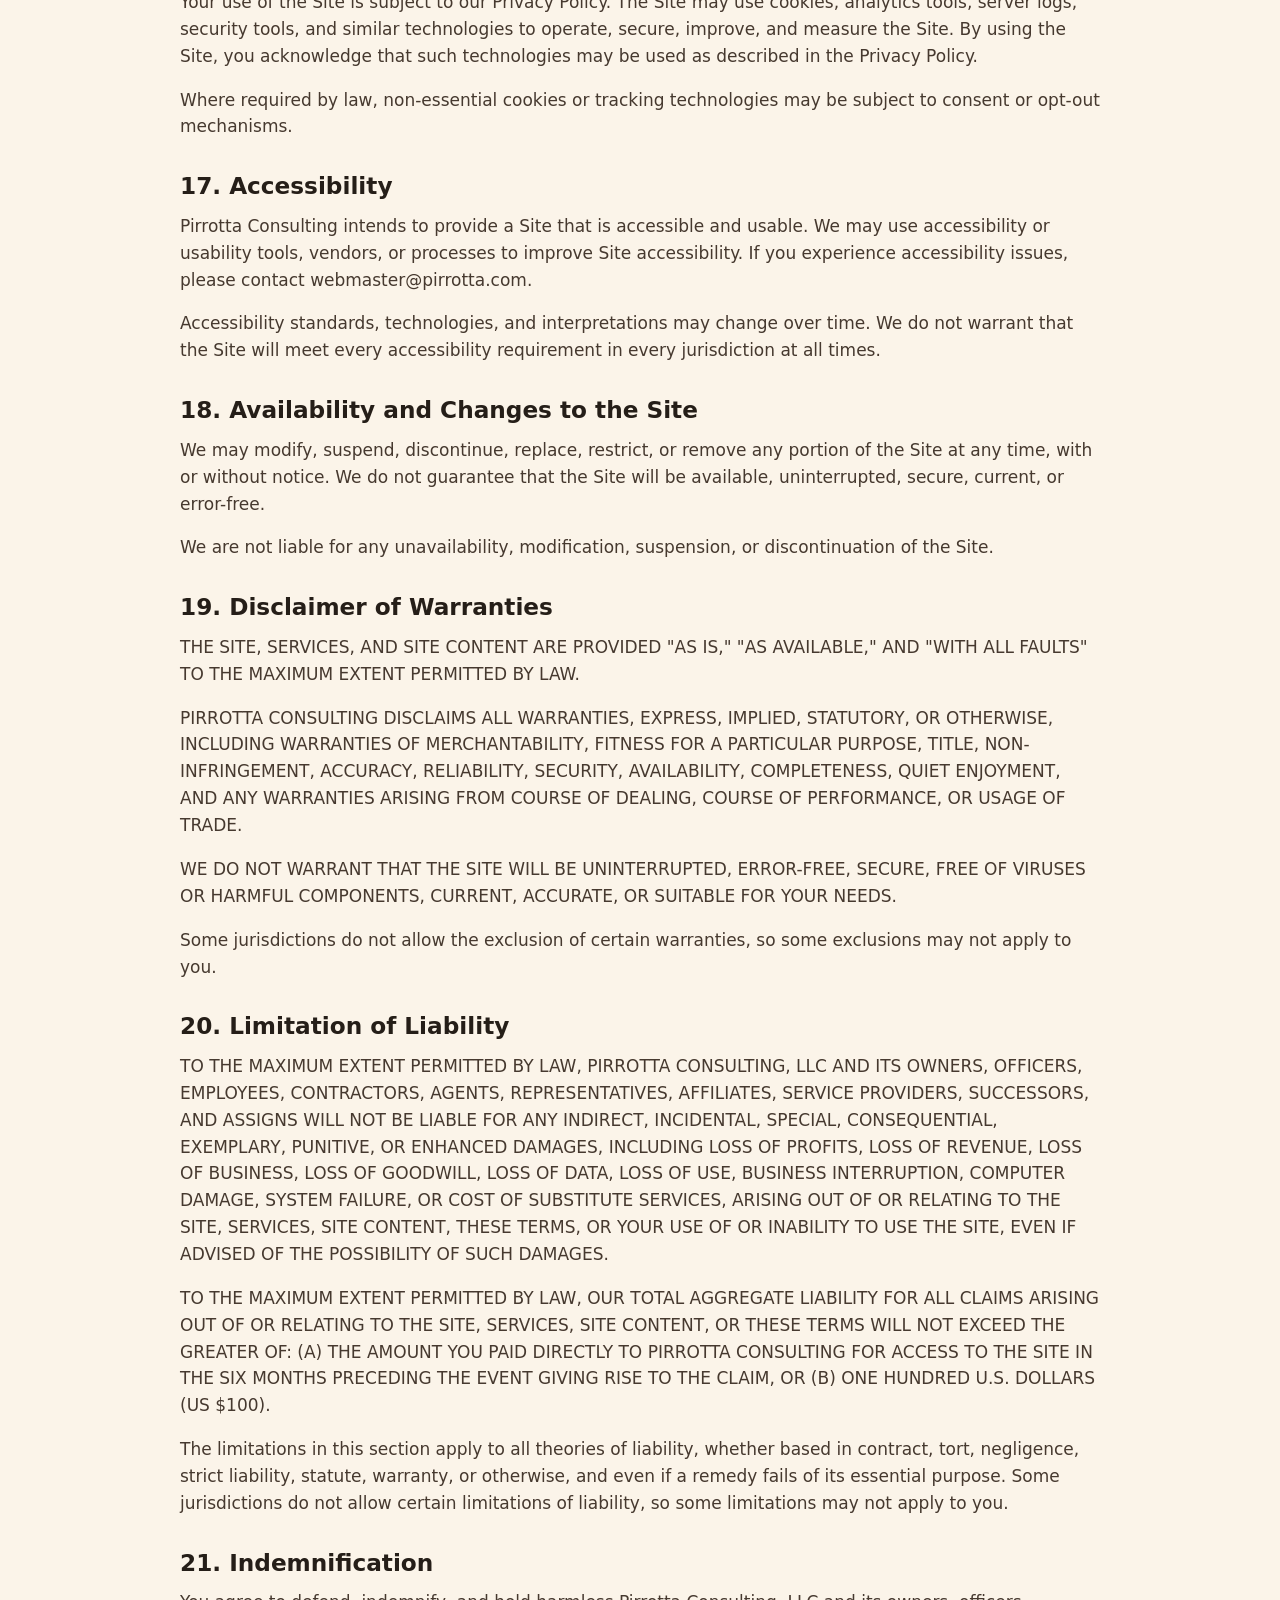
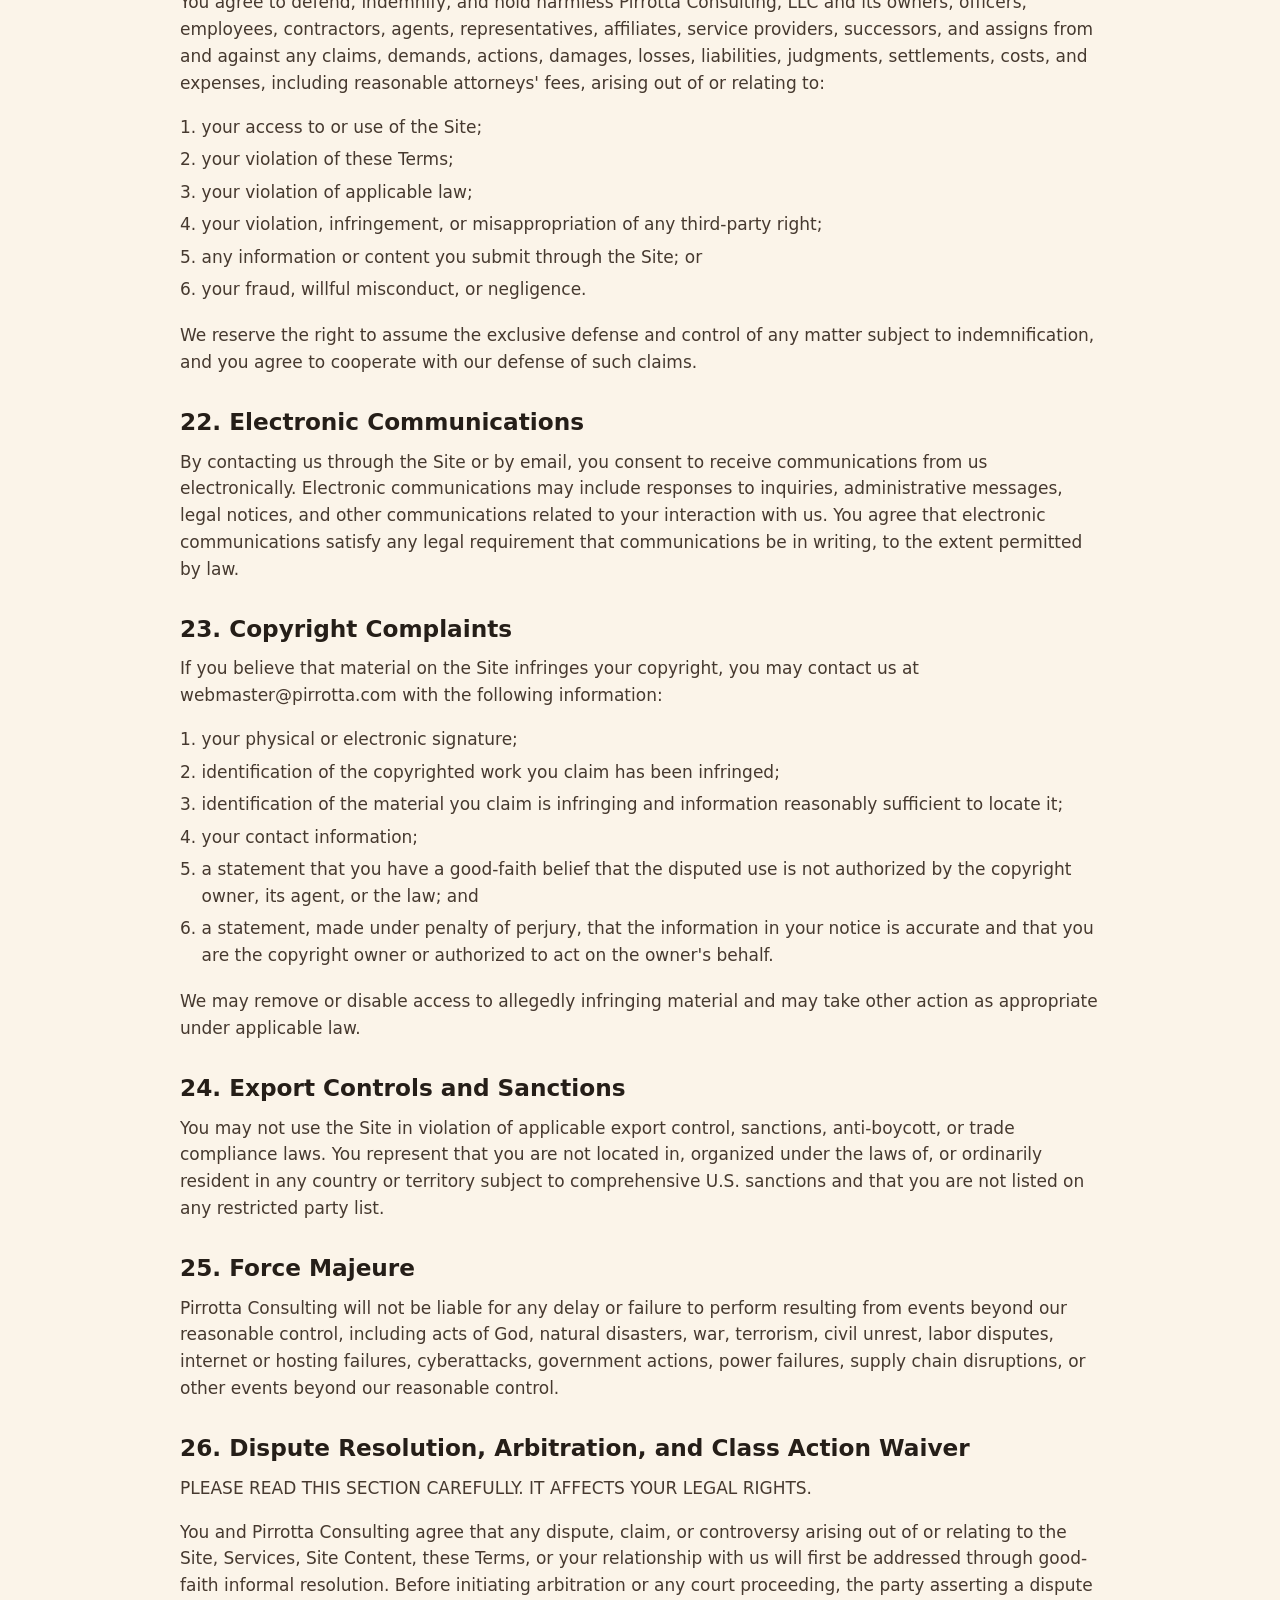
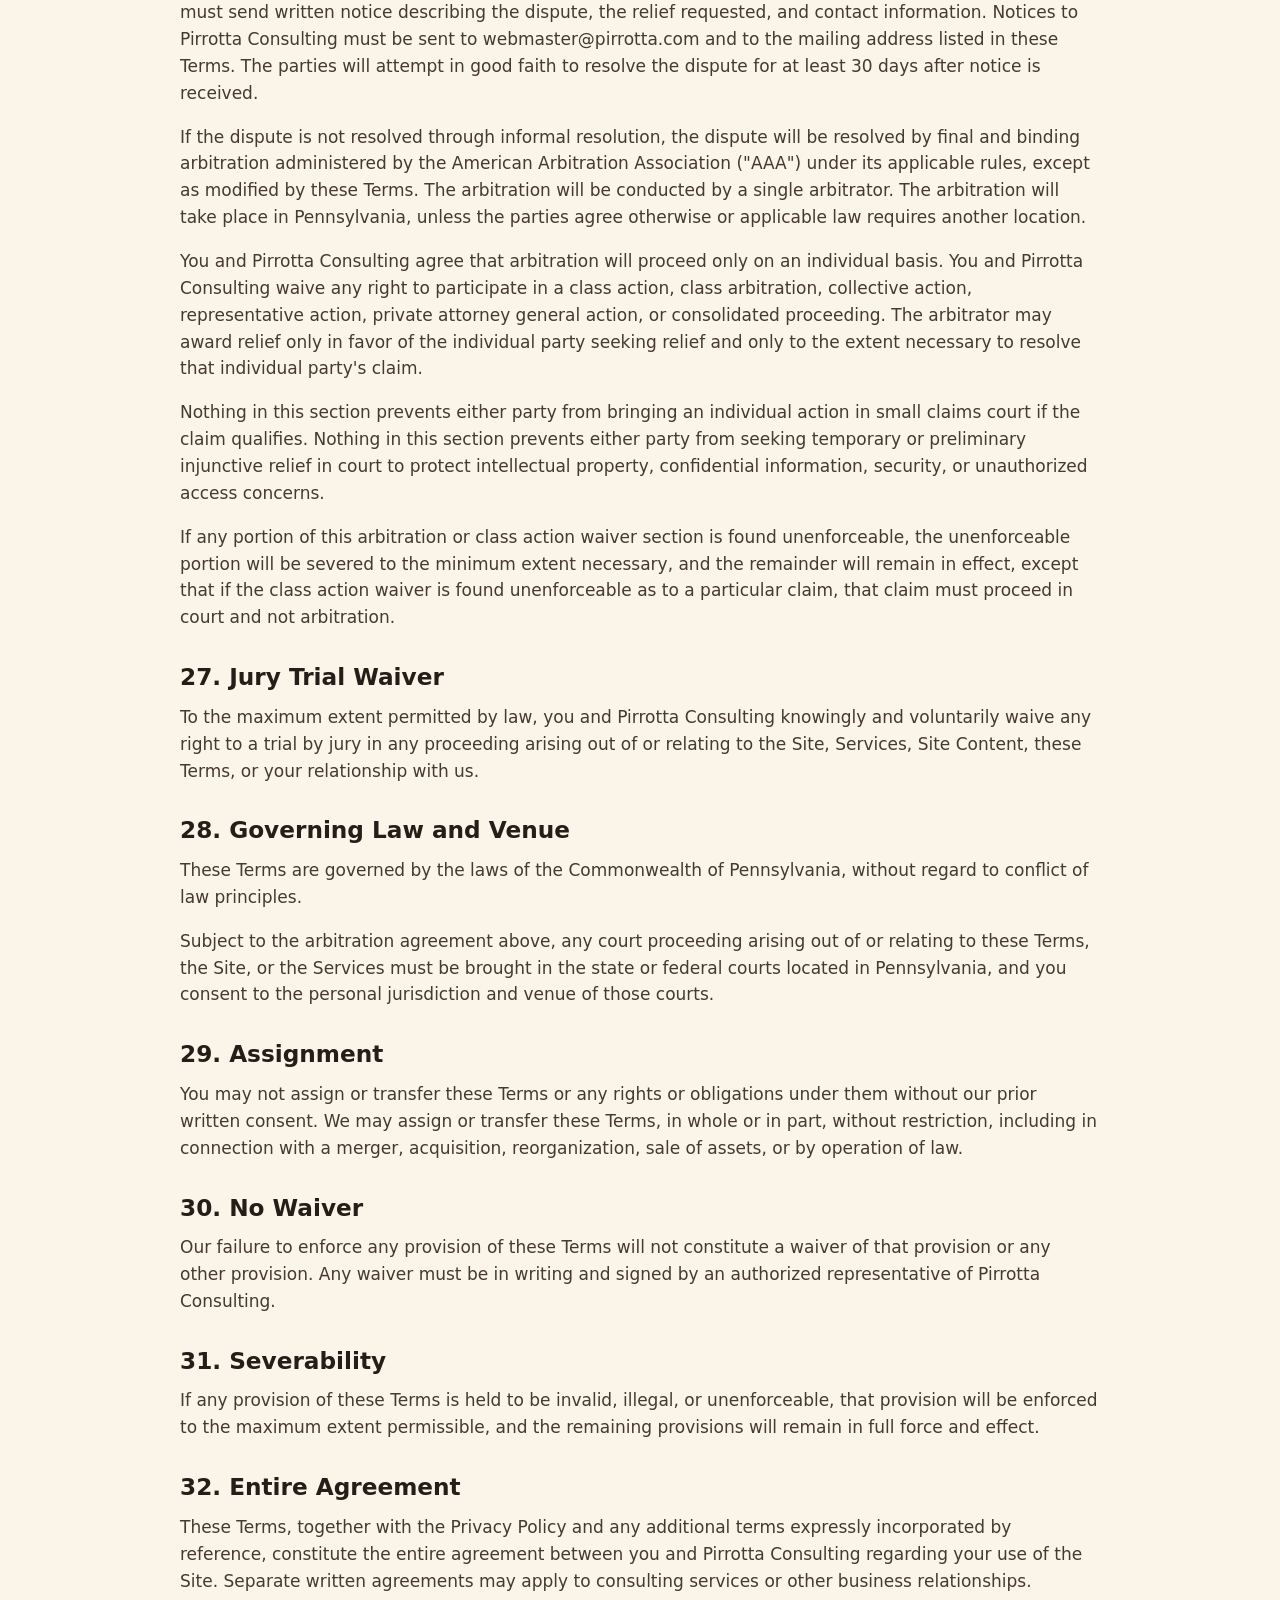
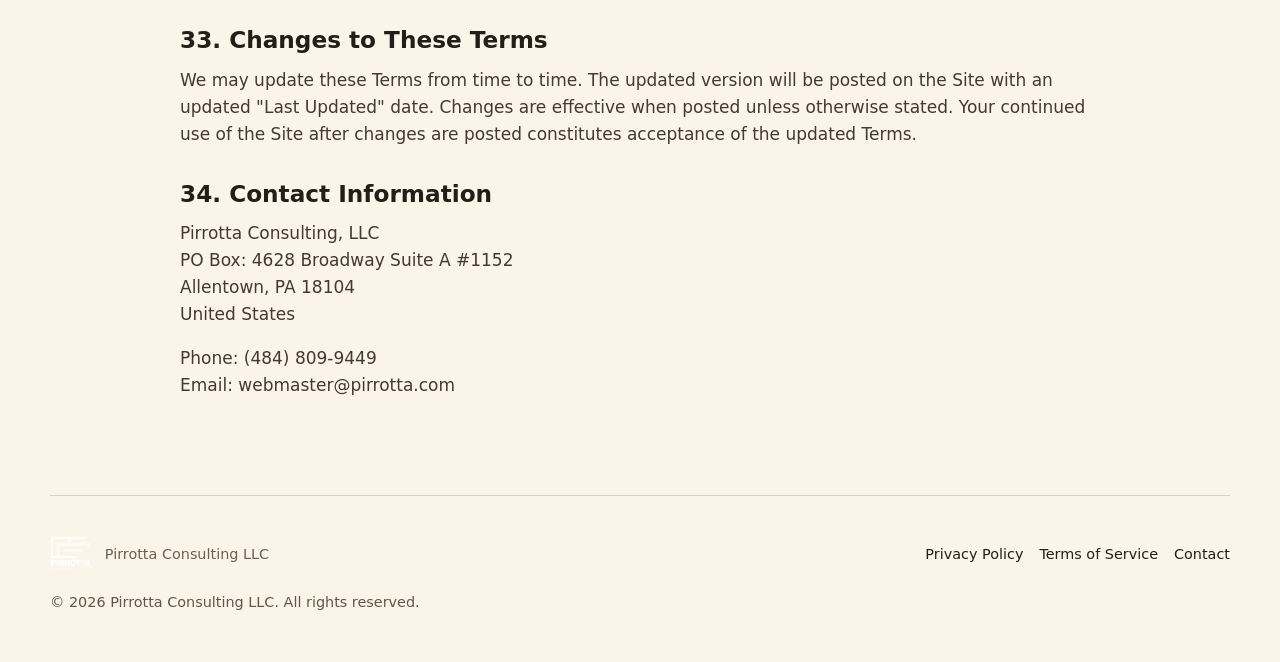
<file: terms.html>
<!doctype html>
<html lang="en">
  <head>
    <meta charset="utf-8">
    <meta name="viewport" content="width=device-width, initial-scale=1">
    <title>Terms of Service | Pirrotta Consulting</title>
    <meta name="description" content="Terms of Service for Pirrotta Consulting LLC.">
    <link rel="canonical" href="https://pirrottaconsulting.com/terms.html">
    <link rel="icon" type="image/png" href="assets/images/favicon.png">
    <link rel="apple-touch-icon" href="assets/images/apple-touch-icon.png">
    <link rel="stylesheet" href="assets/css/styles.css?v=20260520-3">
    <script src="assets/js/consent-loader.js?v=20260523-1" defer></script>
  </head>
  <body class="legal-page">
    <a class="skip-link" href="#main">Skip to content</a>
    <header class="site-header" aria-label="Primary">
      <a class="brand" href="/" aria-label="Pirrotta Consulting home">
        <img src="assets/images/pirrotta-consulting-logo.png" width="169" height="144" alt="Pirrotta Consulting LLC">
      </a>
      <nav class="site-nav" aria-label="Primary navigation">
        <a href="/">Home</a>
        <a href="/#work">What We Do</a>
        <a href="/#contact">Contact</a>
      </nav>
    </header>
    <main class="legal-main" id="main">
      <p class="eyebrow">Legal</p>
      <h1>PirrottaConsulting.com Terms of Service</h1>
      <p><strong>Last Updated:</strong> May 20, 2026</p>
      <h2>1. Acceptance of Terms</h2>
      <p>Welcome to PirrottaConsulting.com, owned and operated by Pirrotta Consulting, LLC (&quot;Pirrotta Consulting,&quot; &quot;Company,&quot; &quot;we,&quot; &quot;us,&quot; or &quot;our&quot;). These Terms of Service (&quot;Terms&quot;) govern your access to and use of PirrottaConsulting.com, including all pages, content, contact forms, communications, features, analytics-supported services, and related online functionality (collectively, the &quot;Site&quot; or &quot;Services&quot;).</p>
      <p>By accessing or using the Site, you agree to be bound by these Terms and by our Privacy Policy. If you do not agree to these Terms, you may not access or use the Site.</p>
      <p>These Terms apply only to your use of the Site. Any consulting services, professional services, statements of work, proposals, retainers, confidentiality obligations, deliverables, payment obligations, or client engagements must be governed by a separate written agreement signed or otherwise accepted by Pirrotta Consulting and the applicable client. If a separate written agreement conflicts with these Terms, the separate written agreement will control solely with respect to the services governed by that agreement.</p>
      <h2>2. Company Information</h2>
      <p>Pirrotta Consulting, LLC<br>PO Box: 4628 Broadway Suite A #1152<br>Allentown, PA 18104<br>United States</p>
      <p>Phone: (484) 809-9449<br>Email: webmaster&#64;pirrotta.com</p>
      <h2>3. Eligibility and Authority</h2>
      <p>By using the Site, you represent that you are at least 18 years old or otherwise have the legal capacity to agree to these Terms. If you access or use the Site on behalf of a company, organization, or other entity, you represent that you have authority to bind that entity to these Terms, and &quot;you&quot; includes both you individually and that entity.</p>
      <p>You may not use the Site if you are prohibited from doing so under applicable law or if your access or use would cause Pirrotta Consulting to violate applicable law.</p>
      <h2>4. Purpose of the Site</h2>
      <p>The Site is provided for informational, business development, communication, and contact purposes. It may describe consulting services, capabilities, projects, examples, perspectives, or other information related to Pirrotta Consulting.</p>
      <p>The Site does not create a client relationship, consulting engagement, fiduciary relationship, agency relationship, partnership, joint venture, employment relationship, or any other professional relationship between you and Pirrotta Consulting. A professional services relationship may be formed only through a separate written agreement accepted by Pirrotta Consulting.</p>
      <h2>5. No Professional Advice or Reliance</h2>
      <p>Content on the Site is provided for general informational purposes only. It may discuss business, marketing, technology, strategy, operations, or related topics, but it is not professional, legal, financial, tax, accounting, investment, technical, security, or other regulated advice. You should not rely on Site content as a substitute for professional advice tailored to your specific circumstances.</p>
      <p>Pirrotta Consulting makes no guarantee that Site content is complete, accurate, current, suitable for your particular purpose, or applicable to your organization. Any reliance on Site content is at your own risk.</p>
      <h2>6. Contact Forms and Communications</h2>
      <p>The Site may allow you to submit contact forms, inquiries, or messages. By submitting information through the Site, you represent and warrant that the information is accurate, that you have the right to provide it, and that your submission does not violate any law or third-party right.</p>
      <p>You agree not to submit confidential, proprietary, regulated, sensitive, or legally privileged information through the Site unless we have separately agreed in writing to receive such information under appropriate confidentiality terms. Submission of information through the Site does not create an obligation of confidentiality, a consulting engagement, or any duty to respond.</p>
      <p>We may respond to inquiries at our discretion. We may refuse, ignore, delete, or block communications that we believe are abusive, unlawful, fraudulent, misleading, spam-related, malicious, irrelevant, or inappropriate.</p>
      <h2>7. Separate Agreements Control Consulting Services</h2>
      <p>Any consulting services provided by Pirrotta Consulting will be subject to a separate written agreement, proposal, statement of work, master services agreement, order form, or similar arrangement. Such agreements may include terms relating to fees, deliverables, intellectual property, confidentiality, limitations of liability, warranties, dispute resolution, timelines, expenses, termination, and other matters.</p>
      <p>Nothing on the Site constitutes a binding offer to provide services. Descriptions of services, capabilities, experience, projects, or examples are for informational purposes only and may change at any time.</p>
      <h2>8. Permitted Use</h2>
      <p>Subject to these Terms, you may access and use the Site for lawful personal or business informational purposes. You agree to comply with all applicable laws, rules, and regulations in connection with your use of the Site.</p>
      <p>You may not use the Site for any unlawful, harmful, abusive, fraudulent, deceptive, malicious, or unauthorized purpose.</p>
      <h2>9. Prohibited Conduct</h2>
      <p>You agree not to:</p>
      <ol>
        <li>access or use the Site in violation of applicable law;</li>
        <li>interfere with, disrupt, damage, overload, or impair the Site or related systems;</li>
        <li>attempt to gain unauthorized access to any system, account, server, database, or network;</li>
        <li>use bots, scrapers, crawlers, data mining tools, or automated means to access or collect information from the Site except as permitted by ordinary search engine indexing or with our written consent;</li>
        <li>upload, transmit, or distribute malware, viruses, spyware, malicious code, or harmful content;</li>
        <li>impersonate any person or entity or misrepresent your identity, affiliation, or authority;</li>
        <li>submit false, misleading, fraudulent, abusive, harassing, defamatory, obscene, infringing, or unlawful content;</li>
        <li>use the Site to send spam, phishing attempts, unsolicited bulk messages, or deceptive communications;</li>
        <li>reverse engineer, decompile, disassemble, or attempt to derive source code from any portion of the Site;</li>
        <li>remove, obscure, or alter copyright, trademark, or proprietary notices;</li>
        <li>use the Site in a manner that infringes or violates the rights of Pirrotta Consulting or any third party;</li>
        <li>use the Site to train artificial intelligence models, build datasets, scrape content, or create competing services without prior written permission; or</li>
        <li>assist any person in doing any of the foregoing.</li>
      </ol>
      <h2>10. Right to Refuse Service and Restrict Access</h2>
      <p>We reserve the right, in our sole discretion, to refuse, restrict, suspend, terminate, block, or limit access to the Site or any portion of it at any time, with or without notice and with or without explanation, including if we believe your conduct violates these Terms, creates risk, threatens security, infringes rights, or may harm Pirrotta Consulting, users, service providers, or others.</p>
      <h2>11. Intellectual Property Ownership</h2>
      <p>The Site and all content, materials, designs, text, graphics, images, photographs, videos, audio, interfaces, layouts, software, code, logos, trade names, trademarks, service marks, branding, and other materials made available through the Site (collectively, &quot;Site Content&quot;) are owned by Pirrotta Consulting, licensed to Pirrotta Consulting, or used with permission, and are protected by copyright, trademark, trade dress, unfair competition, and other laws.</p>
      <p>Except as expressly permitted by these Terms or by written permission from Pirrotta Consulting, you may not copy, reproduce, modify, adapt, translate, distribute, publish, display, perform, transmit, license, sublicense, sell, resell, exploit, scrape, frame, mirror, create derivative works from, or otherwise use any Site Content.</p>
      <p>All rights not expressly granted are reserved.</p>
      <h2>12. Limited License</h2>
      <p>Subject to your compliance with these Terms, we grant you a limited, revocable, non-exclusive, non-transferable, non-sublicensable license to access and view the Site for lawful informational purposes. This license does not include any right to commercial use, resale, data extraction, scraping, automated access, republication, or derivative use of the Site or Site Content.</p>
      <p>We may revoke this license at any time.</p>
      <h2>13. Trademarks</h2>
      <p>Pirrotta Consulting names, logos, branding, and related marks are trademarks or service marks of Pirrotta Consulting, LLC or its licensors. You may not use any such marks without prior written permission.</p>
      <p>Third-party names, logos, and marks appearing on the Site, if any, are the property of their respective owners. References to third parties do not imply endorsement, sponsorship, or affiliation unless expressly stated.</p>
      <h2>14. Feedback and Suggestions</h2>
      <p>If you submit suggestions, ideas, comments, improvements, concepts, or other feedback to us, you grant Pirrotta Consulting a perpetual, irrevocable, worldwide, royalty-free, fully paid, transferable, sublicensable license to use, reproduce, modify, adapt, publish, distribute, display, perform, create derivative works from, and otherwise exploit such feedback for any lawful purpose without compensation, attribution, or obligation to you.</p>
      <h2>15. Third-Party Websites and Services</h2>
      <p>The Site may contain links to third-party websites, services, platforms, tools, social media pages, analytics providers, accessibility providers, hosting services, or other resources. These links are provided for convenience only. We do not control and are not responsible for third-party content, products, services, websites, policies, practices, availability, accuracy, or security.</p>
      <p>Your use of third-party services is at your own risk and may be subject to third-party terms and privacy policies.</p>
      <h2>16. Privacy, Cookies, and Analytics</h2>
      <p>Your use of the Site is subject to our Privacy Policy. The Site may use cookies, analytics tools, server logs, security tools, and similar technologies to operate, secure, improve, and measure the Site. By using the Site, you acknowledge that such technologies may be used as described in the Privacy Policy.</p>
      <p>Where required by law, non-essential cookies or tracking technologies may be subject to consent or opt-out mechanisms.</p>
      <h2>17. Accessibility</h2>
      <p>Pirrotta Consulting intends to provide a Site that is accessible and usable. We may use accessibility or usability tools, vendors, or processes to improve Site accessibility. If you experience accessibility issues, please contact webmaster&#64;pirrotta.com.</p>
      <p>Accessibility standards, technologies, and interpretations may change over time. We do not warrant that the Site will meet every accessibility requirement in every jurisdiction at all times.</p>
      <h2>18. Availability and Changes to the Site</h2>
      <p>We may modify, suspend, discontinue, replace, restrict, or remove any portion of the Site at any time, with or without notice. We do not guarantee that the Site will be available, uninterrupted, secure, current, or error-free.</p>
      <p>We are not liable for any unavailability, modification, suspension, or discontinuation of the Site.</p>
      <h2>19. Disclaimer of Warranties</h2>
      <p>THE SITE, SERVICES, AND SITE CONTENT ARE PROVIDED &quot;AS IS,&quot; &quot;AS AVAILABLE,&quot; AND &quot;WITH ALL FAULTS&quot; TO THE MAXIMUM EXTENT PERMITTED BY LAW.</p>
      <p>PIRROTTA CONSULTING DISCLAIMS ALL WARRANTIES, EXPRESS, IMPLIED, STATUTORY, OR OTHERWISE, INCLUDING WARRANTIES OF MERCHANTABILITY, FITNESS FOR A PARTICULAR PURPOSE, TITLE, NON-INFRINGEMENT, ACCURACY, RELIABILITY, SECURITY, AVAILABILITY, COMPLETENESS, QUIET ENJOYMENT, AND ANY WARRANTIES ARISING FROM COURSE OF DEALING, COURSE OF PERFORMANCE, OR USAGE OF TRADE.</p>
      <p>WE DO NOT WARRANT THAT THE SITE WILL BE UNINTERRUPTED, ERROR-FREE, SECURE, FREE OF VIRUSES OR HARMFUL COMPONENTS, CURRENT, ACCURATE, OR SUITABLE FOR YOUR NEEDS.</p>
      <p>Some jurisdictions do not allow the exclusion of certain warranties, so some exclusions may not apply to you.</p>
      <h2>20. Limitation of Liability</h2>
      <p>TO THE MAXIMUM EXTENT PERMITTED BY LAW, PIRROTTA CONSULTING, LLC AND ITS OWNERS, OFFICERS, EMPLOYEES, CONTRACTORS, AGENTS, REPRESENTATIVES, AFFILIATES, SERVICE PROVIDERS, SUCCESSORS, AND ASSIGNS WILL NOT BE LIABLE FOR ANY INDIRECT, INCIDENTAL, SPECIAL, CONSEQUENTIAL, EXEMPLARY, PUNITIVE, OR ENHANCED DAMAGES, INCLUDING LOSS OF PROFITS, LOSS OF REVENUE, LOSS OF BUSINESS, LOSS OF GOODWILL, LOSS OF DATA, LOSS OF USE, BUSINESS INTERRUPTION, COMPUTER DAMAGE, SYSTEM FAILURE, OR COST OF SUBSTITUTE SERVICES, ARISING OUT OF OR RELATING TO THE SITE, SERVICES, SITE CONTENT, THESE TERMS, OR YOUR USE OF OR INABILITY TO USE THE SITE, EVEN IF ADVISED OF THE POSSIBILITY OF SUCH DAMAGES.</p>
      <p>TO THE MAXIMUM EXTENT PERMITTED BY LAW, OUR TOTAL AGGREGATE LIABILITY FOR ALL CLAIMS ARISING OUT OF OR RELATING TO THE SITE, SERVICES, SITE CONTENT, OR THESE TERMS WILL NOT EXCEED THE GREATER OF: (A) THE AMOUNT YOU PAID DIRECTLY TO PIRROTTA CONSULTING FOR ACCESS TO THE SITE IN THE SIX MONTHS PRECEDING THE EVENT GIVING RISE TO THE CLAIM, OR (B) ONE HUNDRED U.S. DOLLARS (US $100).</p>
      <p>The limitations in this section apply to all theories of liability, whether based in contract, tort, negligence, strict liability, statute, warranty, or otherwise, and even if a remedy fails of its essential purpose. Some jurisdictions do not allow certain limitations of liability, so some limitations may not apply to you.</p>
      <h2>21. Indemnification</h2>
      <p>You agree to defend, indemnify, and hold harmless Pirrotta Consulting, LLC and its owners, officers, employees, contractors, agents, representatives, affiliates, service providers, successors, and assigns from and against any claims, demands, actions, damages, losses, liabilities, judgments, settlements, costs, and expenses, including reasonable attorneys' fees, arising out of or relating to:</p>
      <ol>
        <li>your access to or use of the Site;</li>
        <li>your violation of these Terms;</li>
        <li>your violation of applicable law;</li>
        <li>your violation, infringement, or misappropriation of any third-party right;</li>
        <li>any information or content you submit through the Site; or</li>
        <li>your fraud, willful misconduct, or negligence.</li>
      </ol>
      <p>We reserve the right to assume the exclusive defense and control of any matter subject to indemnification, and you agree to cooperate with our defense of such claims.</p>
      <h2>22. Electronic Communications</h2>
      <p>By contacting us through the Site or by email, you consent to receive communications from us electronically. Electronic communications may include responses to inquiries, administrative messages, legal notices, and other communications related to your interaction with us. You agree that electronic communications satisfy any legal requirement that communications be in writing, to the extent permitted by law.</p>
      <h2>23. Copyright Complaints</h2>
      <p>If you believe that material on the Site infringes your copyright, you may contact us at webmaster&#64;pirrotta.com with the following information:</p>
      <ol>
        <li>your physical or electronic signature;</li>
        <li>identification of the copyrighted work you claim has been infringed;</li>
        <li>identification of the material you claim is infringing and information reasonably sufficient to locate it;</li>
        <li>your contact information;</li>
        <li>a statement that you have a good-faith belief that the disputed use is not authorized by the copyright owner, its agent, or the law; and</li>
        <li>a statement, made under penalty of perjury, that the information in your notice is accurate and that you are the copyright owner or authorized to act on the owner's behalf.</li>
      </ol>
      <p>We may remove or disable access to allegedly infringing material and may take other action as appropriate under applicable law.</p>
      <h2>24. Export Controls and Sanctions</h2>
      <p>You may not use the Site in violation of applicable export control, sanctions, anti-boycott, or trade compliance laws. You represent that you are not located in, organized under the laws of, or ordinarily resident in any country or territory subject to comprehensive U.S. sanctions and that you are not listed on any restricted party list.</p>
      <h2>25. Force Majeure</h2>
      <p>Pirrotta Consulting will not be liable for any delay or failure to perform resulting from events beyond our reasonable control, including acts of God, natural disasters, war, terrorism, civil unrest, labor disputes, internet or hosting failures, cyberattacks, government actions, power failures, supply chain disruptions, or other events beyond our reasonable control.</p>
      <h2>26. Dispute Resolution, Arbitration, and Class Action Waiver</h2>
      <p>PLEASE READ THIS SECTION CAREFULLY. IT AFFECTS YOUR LEGAL RIGHTS.</p>
      <p>You and Pirrotta Consulting agree that any dispute, claim, or controversy arising out of or relating to the Site, Services, Site Content, these Terms, or your relationship with us will first be addressed through good-faith informal resolution. Before initiating arbitration or any court proceeding, the party asserting a dispute must send written notice describing the dispute, the relief requested, and contact information. Notices to Pirrotta Consulting must be sent to webmaster&#64;pirrotta.com and to the mailing address listed in these Terms. The parties will attempt in good faith to resolve the dispute for at least 30 days after notice is received.</p>
      <p>If the dispute is not resolved through informal resolution, the dispute will be resolved by final and binding arbitration administered by the American Arbitration Association (&quot;AAA&quot;) under its applicable rules, except as modified by these Terms. The arbitration will be conducted by a single arbitrator. The arbitration will take place in Pennsylvania, unless the parties agree otherwise or applicable law requires another location.</p>
      <p>You and Pirrotta Consulting agree that arbitration will proceed only on an individual basis. You and Pirrotta Consulting waive any right to participate in a class action, class arbitration, collective action, representative action, private attorney general action, or consolidated proceeding. The arbitrator may award relief only in favor of the individual party seeking relief and only to the extent necessary to resolve that individual party's claim.</p>
      <p>Nothing in this section prevents either party from bringing an individual action in small claims court if the claim qualifies. Nothing in this section prevents either party from seeking temporary or preliminary injunctive relief in court to protect intellectual property, confidential information, security, or unauthorized access concerns.</p>
      <p>If any portion of this arbitration or class action waiver section is found unenforceable, the unenforceable portion will be severed to the minimum extent necessary, and the remainder will remain in effect, except that if the class action waiver is found unenforceable as to a particular claim, that claim must proceed in court and not arbitration.</p>
      <h2>27. Jury Trial Waiver</h2>
      <p>To the maximum extent permitted by law, you and Pirrotta Consulting knowingly and voluntarily waive any right to a trial by jury in any proceeding arising out of or relating to the Site, Services, Site Content, these Terms, or your relationship with us.</p>
      <h2>28. Governing Law and Venue</h2>
      <p>These Terms are governed by the laws of the Commonwealth of Pennsylvania, without regard to conflict of law principles.</p>
      <p>Subject to the arbitration agreement above, any court proceeding arising out of or relating to these Terms, the Site, or the Services must be brought in the state or federal courts located in Pennsylvania, and you consent to the personal jurisdiction and venue of those courts.</p>
      <h2>29. Assignment</h2>
      <p>You may not assign or transfer these Terms or any rights or obligations under them without our prior written consent. We may assign or transfer these Terms, in whole or in part, without restriction, including in connection with a merger, acquisition, reorganization, sale of assets, or by operation of law.</p>
      <h2>30. No Waiver</h2>
      <p>Our failure to enforce any provision of these Terms will not constitute a waiver of that provision or any other provision. Any waiver must be in writing and signed by an authorized representative of Pirrotta Consulting.</p>
      <h2>31. Severability</h2>
      <p>If any provision of these Terms is held to be invalid, illegal, or unenforceable, that provision will be enforced to the maximum extent permissible, and the remaining provisions will remain in full force and effect.</p>
      <h2>32. Entire Agreement</h2>
      <p>These Terms, together with the Privacy Policy and any additional terms expressly incorporated by reference, constitute the entire agreement between you and Pirrotta Consulting regarding your use of the Site. Separate written agreements may apply to consulting services or other business relationships.</p>
      <h2>33. Changes to These Terms</h2>
      <p>We may update these Terms from time to time. The updated version will be posted on the Site with an updated &quot;Last Updated&quot; date. Changes are effective when posted unless otherwise stated. Your continued use of the Site after changes are posted constitutes acceptance of the updated Terms.</p>
      <h2>34. Contact Information</h2>
      <p>Pirrotta Consulting, LLC<br>PO Box: 4628 Broadway Suite A #1152<br>Allentown, PA 18104<br>United States</p>
      <p>Phone: (484) 809-9449<br>Email: webmaster&#64;pirrotta.com</p>
    </main>
    <footer class="site-footer">
      <div class="footer-brand">
        <img src="assets/images/pirrotta-consulting-mark.png" width="90" height="76" alt="" aria-hidden="true">
        <p>Pirrotta Consulting LLC</p>
      </div>
      <nav class="footer-links" aria-label="Footer navigation">
        <a href="privacy.html">Privacy Policy</a>
        <a href="terms.html">Terms of Service</a>
        <button type="button" data-cookie-preferences>Cookie Preferences</button>
        <a href="/#contact">Contact</a>
      </nav>
      <p class="copyright">&copy; 2026 Pirrotta Consulting LLC. All rights reserved.</p>
    </footer>
  </body>
</html>
</file>
<file: assets/css/styles.css>
:root {
  color-scheme: dark;
  --ink: #f7f1e7;
  --muted: #c9bba9;
  --soft: #a99682;
  --black: #11100e;
  --deep: #181513;
  --panel: rgba(28, 24, 21, 0.86);
  --panel-solid: #201c18;
  --line: rgba(247, 241, 231, 0.16);
  --copper: #c98545;
  --copper-strong: #e6a15a;
  --sage: #9eb7a3;
  --teal: #80aeb0;
  --paper: #fbf4e9;
  --paper-ink: #251e18;
  --paper-muted: #635448;
  --paper-line: rgba(37, 30, 24, 0.16);
  --max: 1180px;
  --shadow: 0 24px 70px rgba(0, 0, 0, 0.32);
}

* {
  box-sizing: border-box;
}

html {
  scroll-behavior: smooth;
}

body {
  margin: 0;
  background: var(--black);
  color: var(--ink);
  font-family: Inter, ui-sans-serif, system-ui, -apple-system, BlinkMacSystemFont, "Segoe UI", sans-serif;
  font-size: 17px;
  line-height: 1.58;
  text-rendering: optimizeLegibility;
  -webkit-font-smoothing: antialiased;
}

img {
  display: block;
  max-width: 100%;
  height: auto;
}

a {
  color: inherit;
}

a:focus-visible,
button:focus-visible {
  outline: 3px solid var(--copper-strong);
  outline-offset: 4px;
}

::selection {
  background: var(--copper);
  color: #130e09;
}

.skip-link {
  position: fixed;
  top: 1rem;
  left: 1rem;
  z-index: 20;
  transform: translateY(-150%);
  background: var(--paper);
  color: var(--paper-ink);
  padding: 0.7rem 1rem;
  border-radius: 6px;
  font-weight: 800;
  text-decoration: none;
}

.skip-link:focus {
  transform: translateY(0);
}

.site-header {
  position: absolute;
  top: 0;
  left: 0;
  right: 0;
  z-index: 10;
  display: flex;
  align-items: center;
  justify-content: space-between;
  gap: 1rem;
  width: min(100% - 2rem, var(--max));
  margin: 0 auto;
  padding: 1.2rem 0;
}

.brand {
  display: inline-flex;
  align-items: center;
  text-decoration: none;
}

.brand img {
  width: 116px;
  height: auto;
}

.site-nav {
  display: flex;
  align-items: center;
  flex-wrap: wrap;
  justify-content: flex-end;
  gap: 0.35rem;
  padding: 0.3rem;
  background: rgba(17, 16, 14, 0.58);
  border: 1px solid rgba(247, 241, 231, 0.15);
  border-radius: 8px;
  backdrop-filter: blur(14px);
}

.site-nav a {
  padding: 0.55rem 0.75rem;
  border-radius: 6px;
  color: var(--ink);
  font-size: 0.86rem;
  font-weight: 800;
  line-height: 1;
  text-decoration: none;
}

.site-nav a:hover {
  background: rgba(247, 241, 231, 0.1);
}

.hero {
  position: relative;
  min-height: 82svh;
  display: grid;
  align-items: center;
  overflow: hidden;
  isolation: isolate;
  padding: 9rem 1rem 4rem;
}

.hero__media {
  position: absolute;
  inset: 0;
  z-index: -2;
  background-image:
    linear-gradient(90deg, rgba(12, 10, 8, 0.96) 0%, rgba(12, 10, 8, 0.76) 42%, rgba(12, 10, 8, 0.3) 100%),
    linear-gradient(180deg, rgba(12, 10, 8, 0.28) 0%, rgba(12, 10, 8, 0.18) 45%, #11100e 100%),
    url("../images/site-background.jpg");
  background-position: center, center, center right;
  background-size: cover;
}

.not-found-page {
  min-height: 100svh;
  background: var(--black);
}

.not-found-hero {
  position: relative;
  display: grid;
  align-items: center;
  min-height: 86svh;
  overflow: hidden;
  isolation: isolate;
  padding: 9rem 1rem 4rem;
}

.not-found-hero__media {
  position: absolute;
  inset: 0;
  z-index: -2;
  background-image:
    linear-gradient(90deg, rgba(12, 10, 8, 0.98) 0%, rgba(12, 10, 8, 0.82) 48%, rgba(12, 10, 8, 0.38) 100%),
    linear-gradient(180deg, rgba(12, 10, 8, 0.2) 0%, #11100e 100%),
    url("../images/site-background.jpg");
  background-position: center, center, center right;
  background-size: cover;
}

.not-found-hero::after {
  content: "";
  position: absolute;
  inset: 0;
  z-index: -1;
  background-image:
    linear-gradient(rgba(255, 255, 255, 0.045) 1px, transparent 1px),
    linear-gradient(90deg, rgba(255, 255, 255, 0.035) 1px, transparent 1px);
  background-size: 92px 92px;
  mask-image: linear-gradient(90deg, #000 0%, transparent 70%);
  opacity: 0.32;
}

.not-found-content {
  width: min(100%, var(--max));
  max-width: 760px;
  margin: 0 auto;
}

.error-code {
  margin: 0 0 0.7rem;
  color: rgba(230, 161, 90, 0.28);
  font-size: clamp(4.6rem, 16vw, 10rem);
  font-weight: 900;
  letter-spacing: 0;
  line-height: 0.82;
}

.lost-line {
  max-width: 680px;
  margin-bottom: 0.9rem;
  color: var(--copper-strong);
  font-size: 1.18rem;
  font-weight: 900;
  line-height: 1.35;
}

.not-found-panel {
  width: min(100%, 640px);
  margin-top: 2rem;
  padding-top: 1rem;
  border-top: 1px solid rgba(247, 241, 231, 0.16);
}

.not-found-panel p {
  margin: 0 0 0.65rem;
  color: var(--soft);
  font-size: 0.86rem;
  font-weight: 900;
  text-transform: uppercase;
}

.not-found-routes {
  display: flex;
  flex-wrap: wrap;
  gap: 0.6rem;
}

.not-found-routes a {
  padding: 0.5rem 0.72rem;
  border: 1px solid rgba(247, 241, 231, 0.2);
  border-radius: 6px;
  color: var(--ink);
  font-size: 0.88rem;
  font-weight: 800;
  text-decoration: none;
}

.not-found-routes a:hover {
  background: rgba(247, 241, 231, 0.08);
}

.hero::after {
  content: "";
  position: absolute;
  inset: 0;
  z-index: -1;
  background-image:
    linear-gradient(rgba(255, 255, 255, 0.045) 1px, transparent 1px),
    linear-gradient(90deg, rgba(255, 255, 255, 0.035) 1px, transparent 1px);
  background-size: 92px 92px;
  mask-image: linear-gradient(90deg, #000 0%, transparent 70%);
  opacity: 0.35;
}

.hero__content {
  width: min(100%, var(--max));
  margin: 0 auto;
  max-width: 820px;
}

.eyebrow {
  margin: 0 0 0.9rem;
  color: var(--copper-strong);
  font-size: 0.78rem;
  font-weight: 900;
  line-height: 1.3;
  text-transform: uppercase;
}

h1,
h2,
h3,
p {
  margin-top: 0;
}

h1 {
  max-width: 780px;
  margin-bottom: 1.1rem;
  font-size: 4.2rem;
  line-height: 0.98;
  font-weight: 900;
}

h2 {
  margin-bottom: 0.8rem;
  font-size: 2.5rem;
  line-height: 1.05;
  font-weight: 900;
}

h3 {
  margin-bottom: 0.7rem;
  font-size: 1.08rem;
  line-height: 1.22;
  font-weight: 900;
}

.hero__intro,
.lead {
  color: var(--muted);
  font-size: 1.12rem;
  line-height: 1.56;
}

.hero__intro {
  max-width: 720px;
  margin-bottom: 1.5rem;
}

.hero__actions,
.contact-actions {
  display: flex;
  flex-wrap: wrap;
  gap: 0.75rem;
}

.button {
  display: inline-flex;
  align-items: center;
  justify-content: center;
  min-height: 48px;
  padding: 0.78rem 1rem;
  border: 1px solid transparent;
  border-radius: 6px;
  cursor: pointer;
  font: inherit;
  font-weight: 900;
  line-height: 1.15;
  text-decoration: none;
  transition: transform 180ms ease, background-color 180ms ease, border-color 180ms ease;
}

.button:hover {
  transform: translateY(-2px);
}

.button--primary {
  background: var(--copper-strong);
  color: #16100a;
}

.button--secondary {
  border-color: rgba(247, 241, 231, 0.32);
  background: rgba(247, 241, 231, 0.08);
  color: var(--ink);
}

.section {
  padding: 4.15rem 1rem;
  background: var(--black);
}

.section--intro {
  padding: 3.35rem 1rem;
  background: linear-gradient(180deg, #15120f 0%, var(--black) 100%);
}

.section--warm {
  background: var(--paper);
  color: var(--paper-ink);
}

.section--community {
  background:
    linear-gradient(135deg, rgba(158, 183, 163, 0.16) 0%, rgba(201, 133, 69, 0.12) 100%),
    #171511;
}

.section--contact {
  background: #0f0e0c;
}

.section--proof {
  padding: 3.35rem 1rem;
  border-top: 1px solid var(--line);
  border-bottom: 1px solid var(--line);
  background: #14120f;
}

.section--faq {
  padding-top: 3.6rem;
  padding-bottom: 3.6rem;
}

.section__inner {
  width: min(100%, var(--max));
  margin: 0 auto;
}

.split {
  display: grid;
  grid-template-columns: 0.9fr 1.1fr;
  gap: 2.35rem;
  align-items: start;
}

.split--wide {
  grid-template-columns: 0.85fr 1.15fr;
}

.section-heading {
  max-width: 780px;
  margin-bottom: 1.5rem;
}

.card-grid {
  display: grid;
  gap: 0.85rem;
}

.card-grid--three {
  grid-template-columns: repeat(3, minmax(0, 1fr));
}

.card,
.check-panel {
  border: 1px solid var(--line);
  border-radius: 8px;
  background: var(--panel);
  box-shadow: 0 14px 45px rgba(0, 0, 0, 0.16);
}

.card {
  min-height: 170px;
  padding: 1.15rem;
}

.card:nth-child(even) {
  background: rgba(247, 241, 231, 0.075);
}

.card p,
.feature-band__copy p,
.section p,
.proof-item span {
  color: var(--muted);
}

.feature-band {
  display: grid;
  grid-template-columns: 1.25fr 0.75fr;
  min-height: 440px;
  background: var(--deep);
}

.feature-band__image {
  min-height: 440px;
  overflow: hidden;
}

.feature-band__image img {
  width: 100%;
  height: 100%;
  object-fit: cover;
  object-position: 88% 50%;
}

.feature-band__copy {
  display: flex;
  flex-direction: column;
  justify-content: center;
  padding: 3rem;
  background:
    linear-gradient(180deg, rgba(22, 19, 15, 0.92), rgba(22, 19, 15, 0.98)),
    var(--panel-solid);
}

.feature-band__copy h2 {
  font-size: 2.15rem;
}

.audience-grid {
  display: grid;
  grid-template-columns: repeat(4, minmax(0, 1fr));
  gap: 0;
  border-top: 1px solid var(--paper-line);
  border-bottom: 1px solid var(--paper-line);
}

.audience {
  min-height: 190px;
  padding: 1.15rem;
  border-left: 1px solid var(--paper-line);
}

.audience:first-child {
  border-left: 0;
}

.audience h3 {
  color: var(--paper-ink);
}

.audience p,
.section--warm p {
  color: var(--paper-muted);
}

.section--warm .eyebrow {
  color: #8a501f;
}

.section--warm .section-heading {
  max-width: 650px;
}

.community-layout {
  display: grid;
  grid-template-columns: minmax(0, 1fr) 390px;
  gap: 2.35rem;
  align-items: center;
}

.check-panel {
  padding: 1rem;
  background: var(--paper);
  box-shadow: 0 24px 55px rgba(0, 0, 0, 0.24);
}

.check-list {
  display: grid;
  gap: 0;
  margin: 0;
  padding: 0;
  list-style: none;
}

.check-list li {
  position: relative;
  padding: 0.85rem 0 0.85rem 1.35rem;
  border-top: 1px solid var(--paper-line);
  color: var(--paper-ink);
  font-weight: 800;
}

.check-list li:first-child {
  border-top: 0;
}

.check-list li::before {
  content: "";
  position: absolute;
  left: 0;
  top: 1.35rem;
  width: 0.5rem;
  height: 0.5rem;
  border-radius: 2px;
  background: var(--copper);
}

.proof-list {
  display: grid;
  grid-template-columns: repeat(3, minmax(0, 1fr));
  gap: 0;
  border: 1px solid var(--line);
  border-radius: 8px;
  overflow: hidden;
}

.proof-item {
  display: block;
  padding: 1rem;
  border-left: 1px solid var(--line);
  background: rgba(247, 241, 231, 0.055);
}

.proof-item:first-child {
  border-left: 0;
}

.proof-item strong {
  display: block;
  margin-bottom: 0.35rem;
  color: var(--teal);
  font-size: 0.92rem;
}

.contact-photo {
  background: var(--black);
  overflow: hidden;
}

.contact-photo img {
  width: 100%;
  height: clamp(280px, 34vw, 440px);
  object-fit: cover;
  object-position: 42% 34%;
}

.faq-grid {
  display: grid;
  grid-template-columns: repeat(2, minmax(0, 1fr));
  gap: 0;
  border-top: 1px solid var(--line);
  border-left: 1px solid var(--line);
}

.faq-item {
  padding: 1rem;
  border-right: 1px solid var(--line);
  border-bottom: 1px solid var(--line);
  background: transparent;
}

.faq-item p {
  color: var(--muted);
}

.contact-layout {
  display: grid;
  grid-template-columns: 0.82fr 1.18fr;
  gap: 2.35rem;
  align-items: start;
}

.social-actions {
  display: flex;
  flex-wrap: wrap;
  gap: 0.75rem;
  margin-top: 1.35rem;
}

.social-button {
  display: inline-flex;
  align-items: center;
  gap: 0.55rem;
  min-height: 46px;
  padding: 0.65rem 0.85rem;
  border: 1px solid var(--line);
  border-radius: 6px;
  background: rgba(247, 241, 231, 0.06);
  color: var(--ink);
  font-weight: 900;
  text-decoration: none;
  transition: transform 180ms ease, border-color 180ms ease, background-color 180ms ease;
}

.social-button:hover {
  transform: translateY(-2px);
  border-color: rgba(230, 161, 90, 0.55);
  background: rgba(230, 161, 90, 0.1);
}

.social-button svg {
  width: 1.25rem;
  height: 1.25rem;
  fill: currentColor;
  flex: 0 0 auto;
}

.contact-panel {
  min-height: 100%;
  display: grid;
  align-content: center;
  justify-items: start;
  padding: 1.15rem;
  border: 1px solid var(--line);
  border-radius: 8px;
  background:
    linear-gradient(135deg, rgba(230, 161, 90, 0.12), rgba(128, 174, 176, 0.08)),
    rgba(247, 241, 231, 0.055);
  box-shadow: 0 18px 55px rgba(0, 0, 0, 0.18);
}

.contact-panel h3 {
  max-width: 420px;
  margin-bottom: 0.55rem;
  font-size: 1.7rem;
  line-height: 1.06;
}

.contact-panel p:not(.eyebrow) {
  max-width: 390px;
  color: var(--muted);
}

.contact-dialog {
  width: min(calc(100% - 2rem), 780px);
  max-height: min(92dvh, 780px);
  padding: 0;
  border: 0;
  background: transparent;
  color: var(--ink);
}

.contact-dialog::backdrop {
  background: rgba(8, 7, 6, 0.72);
  backdrop-filter: blur(10px);
}

.dialog-open {
  overflow: hidden;
}

.dialog-card {
  max-height: min(92dvh, 780px);
  overflow: auto;
  padding: 1.15rem;
  border: 1px solid var(--line);
  border-radius: 8px;
  background: #14120f;
  box-shadow: var(--shadow);
}

.dialog-header {
  display: flex;
  justify-content: space-between;
  gap: 1rem;
  padding-bottom: 1rem;
  margin-bottom: 1rem;
  border-bottom: 1px solid var(--line);
}

.dialog-header h2 {
  max-width: 560px;
  margin-bottom: 0;
  font-size: 1.85rem;
}

.dialog-close {
  flex: 0 0 auto;
  width: 42px;
  height: 42px;
  border: 1px solid var(--line);
  border-radius: 6px;
  background: rgba(247, 241, 231, 0.07);
  color: var(--ink);
  cursor: pointer;
  font: inherit;
  font-weight: 900;
}

.dialog-close:hover {
  border-color: rgba(230, 161, 90, 0.55);
  background: rgba(230, 161, 90, 0.1);
}

.contact-form {
  display: grid;
  gap: 1rem;
  padding: 1.15rem;
  border: 1px solid var(--line);
  border-radius: 8px;
  background: rgba(247, 241, 231, 0.06);
  box-shadow: 0 18px 55px rgba(0, 0, 0, 0.18);
}

.contact-form--dialog {
  gap: 0.8rem;
  padding: 0;
  border: 0;
  background: transparent;
  box-shadow: none;
}

.contact-form--dialog textarea {
  min-height: 112px;
}

.form-grid {
  display: grid;
  grid-template-columns: repeat(2, minmax(0, 1fr));
  gap: 1rem;
}

.contact-form label {
  display: grid;
  gap: 0.4rem;
  color: var(--ink);
  font-size: 0.86rem;
  font-weight: 900;
}

.contact-form input,
.contact-form select,
.contact-form textarea {
  width: 100%;
  border: 1px solid rgba(247, 241, 231, 0.18);
  border-radius: 6px;
  background: rgba(17, 16, 14, 0.82);
  color: var(--ink);
  font: inherit;
  font-size: 1rem;
  line-height: 1.4;
}

.contact-form input,
.contact-form select {
  min-height: 46px;
  padding: 0.7rem 0.8rem;
}

.contact-form textarea {
  resize: vertical;
  min-height: 150px;
  padding: 0.8rem;
}

.contact-form input:focus,
.contact-form select:focus,
.contact-form textarea:focus {
  outline: 3px solid var(--copper-strong);
  outline-offset: 2px;
  border-color: transparent;
}

.contact-form button {
  width: fit-content;
  cursor: pointer;
}

.contact-form button:disabled {
  cursor: progress;
  opacity: 0.68;
  transform: none;
}

.form-note,
.form-status {
  margin: 0;
  color: var(--muted);
  font-size: 0.86rem;
  line-height: 1.5;
}

.form-status {
  min-height: 1.4em;
  color: var(--sage);
  font-weight: 800;
}

.form-status--error {
  color: #f1a38e;
}

.trap-field {
  position: absolute !important;
  width: 1px !important;
  height: 1px !important;
  overflow: hidden !important;
  clip: rect(0 0 0 0) !important;
  white-space: nowrap !important;
}

.site-footer {
  display: grid;
  grid-template-columns: 1fr auto;
  gap: 1.2rem 2rem;
  align-items: center;
  width: min(100% - 2rem, var(--max));
  margin: 0 auto;
  padding: 2.5rem 0 3rem;
  color: var(--soft);
  font-size: 0.9rem;
}

.footer-brand {
  display: flex;
  align-items: center;
  gap: 0.8rem;
}

.footer-brand img {
  width: 42px;
  height: auto;
}

.footer-brand p,
.copyright {
  margin: 0;
}

.footer-links {
  display: flex;
  flex-wrap: wrap;
  justify-content: flex-end;
  gap: 0.8rem 1rem;
}

.footer-links a {
  color: var(--ink);
  text-decoration-color: rgba(247, 241, 231, 0.35);
  text-underline-offset: 0.22em;
}

.footer-links button {
  padding: 0;
  border: 0;
  background: transparent;
  color: var(--ink);
  cursor: pointer;
  font: inherit;
  text-decoration: underline;
  text-decoration-color: rgba(247, 241, 231, 0.35);
  text-underline-offset: 0.22em;
}

.copyright {
  grid-column: 1 / -1;
  color: #8f8173;
}

.cookie-consent {
  position: fixed;
  right: 1rem;
  bottom: 1rem;
  z-index: 80;
  width: min(calc(100% - 2rem), 460px);
}

.cookie-consent[hidden],
.cookie-preferences[hidden] {
  display: none;
}

.cookie-card,
.cookie-modal {
  border: 1px solid rgba(247, 241, 231, 0.18);
  border-radius: 8px;
  background: rgba(32, 28, 24, 0.98);
  box-shadow: var(--shadow);
  color: var(--ink);
}

.cookie-card {
  padding: 1rem;
}

.cookie-card h2,
.cookie-modal h2 {
  margin: 0 0 0.45rem;
  color: var(--ink);
  font-size: 1.12rem;
  line-height: 1.2;
}

.cookie-card p,
.cookie-modal p {
  margin: 0;
  color: var(--muted);
  font-size: 0.92rem;
  line-height: 1.45;
}

.cookie-note {
  margin-top: 0.65rem !important;
  color: var(--sage) !important;
  font-weight: 800;
}

.cookie-actions {
  display: flex;
  flex-wrap: wrap;
  gap: 0.55rem;
  margin-top: 0.9rem;
}

.cookie-actions--modal {
  justify-content: flex-end;
}

.cookie-button {
  min-height: 44px;
  padding: 0.68rem 0.82rem;
  border: 1px solid rgba(247, 241, 231, 0.24);
  border-radius: 6px;
  cursor: pointer;
  font: inherit;
  font-size: 0.9rem;
  font-weight: 900;
  line-height: 1.1;
}

.cookie-button--primary {
  border-color: transparent;
  background: var(--copper-strong);
  color: #16100a;
}

.cookie-button--secondary {
  background: rgba(247, 241, 231, 0.08);
  color: var(--ink);
}

.cookie-button--quiet {
  background: transparent;
  color: var(--ink);
}

.cookie-preferences {
  position: fixed;
  inset: 0;
  z-index: 90;
  display: grid;
  place-items: center;
  padding: 1rem;
  background: rgba(8, 7, 6, 0.72);
  backdrop-filter: blur(10px);
}

.cookie-modal {
  width: min(100%, 560px);
  max-height: min(92dvh, 720px);
  overflow: auto;
  padding: 1rem;
}

.cookie-choice {
  display: flex;
  align-items: center;
  justify-content: space-between;
  gap: 1rem;
  margin-top: 0.85rem;
  padding: 0.85rem;
  border: 1px solid rgba(247, 241, 231, 0.14);
  border-radius: 8px;
  background: rgba(247, 241, 231, 0.06);
}

.cookie-choice strong,
.cookie-choice span {
  display: block;
}

.cookie-choice strong {
  margin-bottom: 0.18rem;
  color: var(--ink);
}

.cookie-choice span {
  color: var(--muted);
  font-size: 0.9rem;
  line-height: 1.4;
}

.cookie-choice input {
  flex: 0 0 auto;
  width: 1.3rem;
  height: 1.3rem;
  accent-color: var(--copper-strong);
}

.cookie-required {
  flex: 0 0 auto;
  color: var(--sage) !important;
  font-weight: 900;
}

.legal-page {
  background: var(--paper);
  color: var(--paper-ink);
}

.legal-page .site-header {
  position: static;
  padding: 1rem 0;
}

.legal-page .brand {
  padding: 0.35rem;
  background: var(--black);
  border-radius: 8px;
}

.legal-page .site-nav {
  background: rgba(37, 30, 24, 0.08);
  border-color: rgba(37, 30, 24, 0.16);
  backdrop-filter: none;
}

.legal-page .site-nav a {
  color: var(--paper-ink);
}

.legal-main {
  width: min(100% - 2rem, 920px);
  margin: 0 auto;
  padding: 3rem 0 5rem;
}

.legal-main h1 {
  margin-bottom: 0.5rem;
  color: var(--paper-ink);
  font-size: 3.1rem;
  line-height: 1.05;
  overflow-wrap: anywhere;
}

.legal-main h2 {
  margin-top: 2rem;
  color: var(--paper-ink);
  font-size: 1.45rem;
  line-height: 1.2;
}

.legal-main h3 {
  margin-top: 1.4rem;
  color: var(--paper-ink);
  font-size: 1.08rem;
}

.legal-main p,
.legal-main li {
  color: #46392f;
  overflow-wrap: break-word;
}

.legal-main ol,
.legal-main ul {
  margin-top: 0;
  margin-bottom: 1.2rem;
  padding-left: 1.35rem;
}

.legal-main li {
  margin-bottom: 0.35rem;
}

.legal-main a {
  color: #6f3f17;
}

.legal-table-wrap {
  width: 100%;
  margin: 1.2rem 0 1.6rem;
  overflow-x: auto;
  border: 1px solid rgba(37, 30, 24, 0.16);
  border-radius: 8px;
  background: rgba(255, 252, 247, 0.7);
}

.legal-main table {
  width: 100%;
  min-width: 720px;
  border-collapse: collapse;
  color: #46392f;
  font-size: 0.88rem;
  line-height: 1.45;
}

.legal-main th,
.legal-main td {
  padding: 0.85rem;
  border-bottom: 1px solid rgba(37, 30, 24, 0.12);
  border-right: 1px solid rgba(37, 30, 24, 0.1);
  text-align: left;
  vertical-align: top;
}

.legal-main th {
  color: var(--paper-ink);
  font-weight: 800;
  background: rgba(37, 30, 24, 0.06);
}

.legal-main td:last-child,
.legal-main th:last-child {
  border-right: 0;
}

.legal-main tr:last-child td {
  border-bottom: 0;
}

.legal-page .site-footer {
  border-top: 1px solid rgba(37, 30, 24, 0.16);
  color: #6d5e51;
}

.legal-page .copyright {
  color: var(--paper-muted);
}

.legal-page .footer-links a {
  color: var(--paper-ink);
}

.legal-page .footer-links button {
  color: var(--paper-ink);
  text-decoration-color: rgba(37, 30, 24, 0.35);
}

@media (max-width: 980px) {
  h1 {
    font-size: 3.15rem;
  }

  h2 {
    font-size: 2.15rem;
  }

  .split,
  .split--wide,
  .community-layout,
  .contact-layout {
    grid-template-columns: 1fr;
  }

  .form-grid {
    grid-template-columns: 1fr;
  }

  .card-grid--three,
  .audience-grid {
    grid-template-columns: repeat(2, minmax(0, 1fr));
  }

  .audience:nth-child(odd) {
    border-left: 0;
  }

  .proof-list {
    grid-template-columns: 1fr;
  }

  .proof-item {
    border-left: 0;
    border-top: 1px solid var(--line);
  }

  .proof-item:first-child {
    border-top: 0;
  }

  .feature-band {
    grid-template-columns: 1fr;
  }

  .feature-band__image {
    min-height: 360px;
  }

  .feature-band__copy {
    padding: 3rem 1.5rem;
  }

  .contact-photo img {
    height: 340px;
  }

  .faq-grid {
    grid-template-columns: 1fr;
  }
}

@media (max-width: 680px) {
  body {
    font-size: 16px;
  }

  .site-header {
    align-items: flex-start;
    width: min(100% - 1.1rem, var(--max));
    padding-top: 0.8rem;
  }

  .brand img {
    width: 86px;
  }

  .site-nav {
    max-width: 230px;
    gap: 0.25rem;
    padding: 0.25rem;
  }

  .site-nav a {
    padding: 0.45rem 0.5rem;
    font-size: 0.74rem;
  }

  .hero {
    min-height: 86svh;
    padding: 7.4rem 1rem 3.5rem;
  }

  .hero__media {
    background-image:
      linear-gradient(180deg, rgba(12, 10, 8, 0.92) 0%, rgba(12, 10, 8, 0.64) 44%, rgba(12, 10, 8, 0.86) 100%),
      url("../images/site-background.jpg");
    background-position: center, center;
  }

  h1 {
    font-size: 2.42rem;
    line-height: 1.02;
  }

  h2 {
    font-size: 1.82rem;
    line-height: 1.1;
  }

  .hero__intro,
  .lead {
    font-size: 1rem;
  }

  .button {
    width: 100%;
  }

  .section {
    padding: 3rem 1rem;
  }

  .card-grid--three,
  .audience-grid {
    grid-template-columns: 1fr;
  }

  .audience {
    min-height: 0;
    border-left: 0;
    border-top: 1px solid var(--paper-line);
  }

  .audience:first-child {
    border-top: 0;
  }

  .card {
    min-height: 0;
  }

  .proof-item {
    grid-template-columns: 1fr;
    gap: 0.25rem;
  }

  .contact-photo img {
    height: 270px;
    object-position: 44% 34%;
  }

  .contact-panel h3 {
    font-size: 1.45rem;
  }

  .contact-dialog {
    width: min(calc(100% - 1rem), 780px);
  }

  .dialog-card {
    padding: 1rem;
  }

  .dialog-header h2 {
    font-size: 1.4rem;
  }

  .site-footer {
    grid-template-columns: 1fr;
  }

  .footer-links {
    justify-content: flex-start;
  }

  .cookie-consent {
    right: 0.75rem;
    bottom: 0.75rem;
    width: calc(100% - 1.5rem);
  }

  .cookie-actions,
  .cookie-actions--modal {
    align-items: stretch;
    flex-direction: column;
  }

  .cookie-button {
    width: 100%;
  }

  .legal-main h1 {
    font-size: 2.25rem;
  }
}

@media (prefers-reduced-motion: reduce) {
  *,
  *::before,
  *::after {
    scroll-behavior: auto !important;
    transition-duration: 0.01ms !important;
    animation-duration: 0.01ms !important;
    animation-iteration-count: 1 !important;
  }
}
</file>
